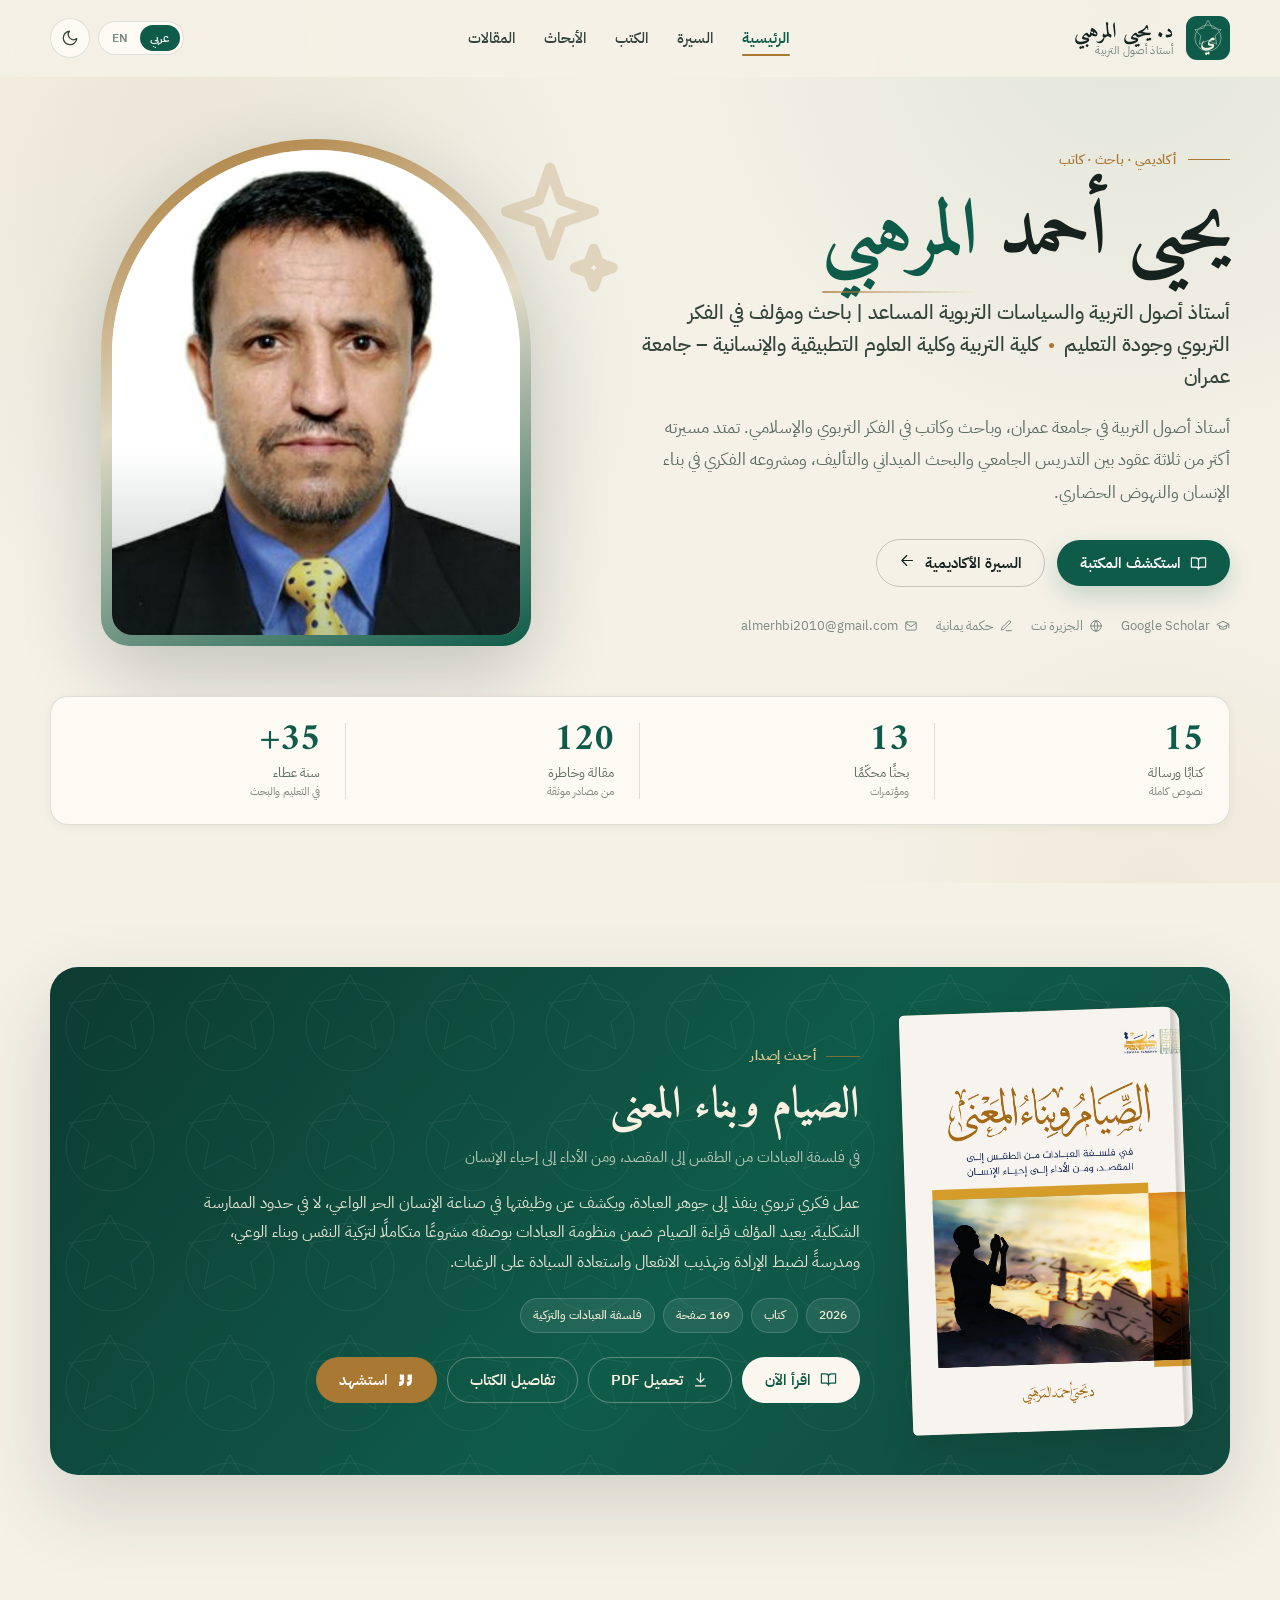
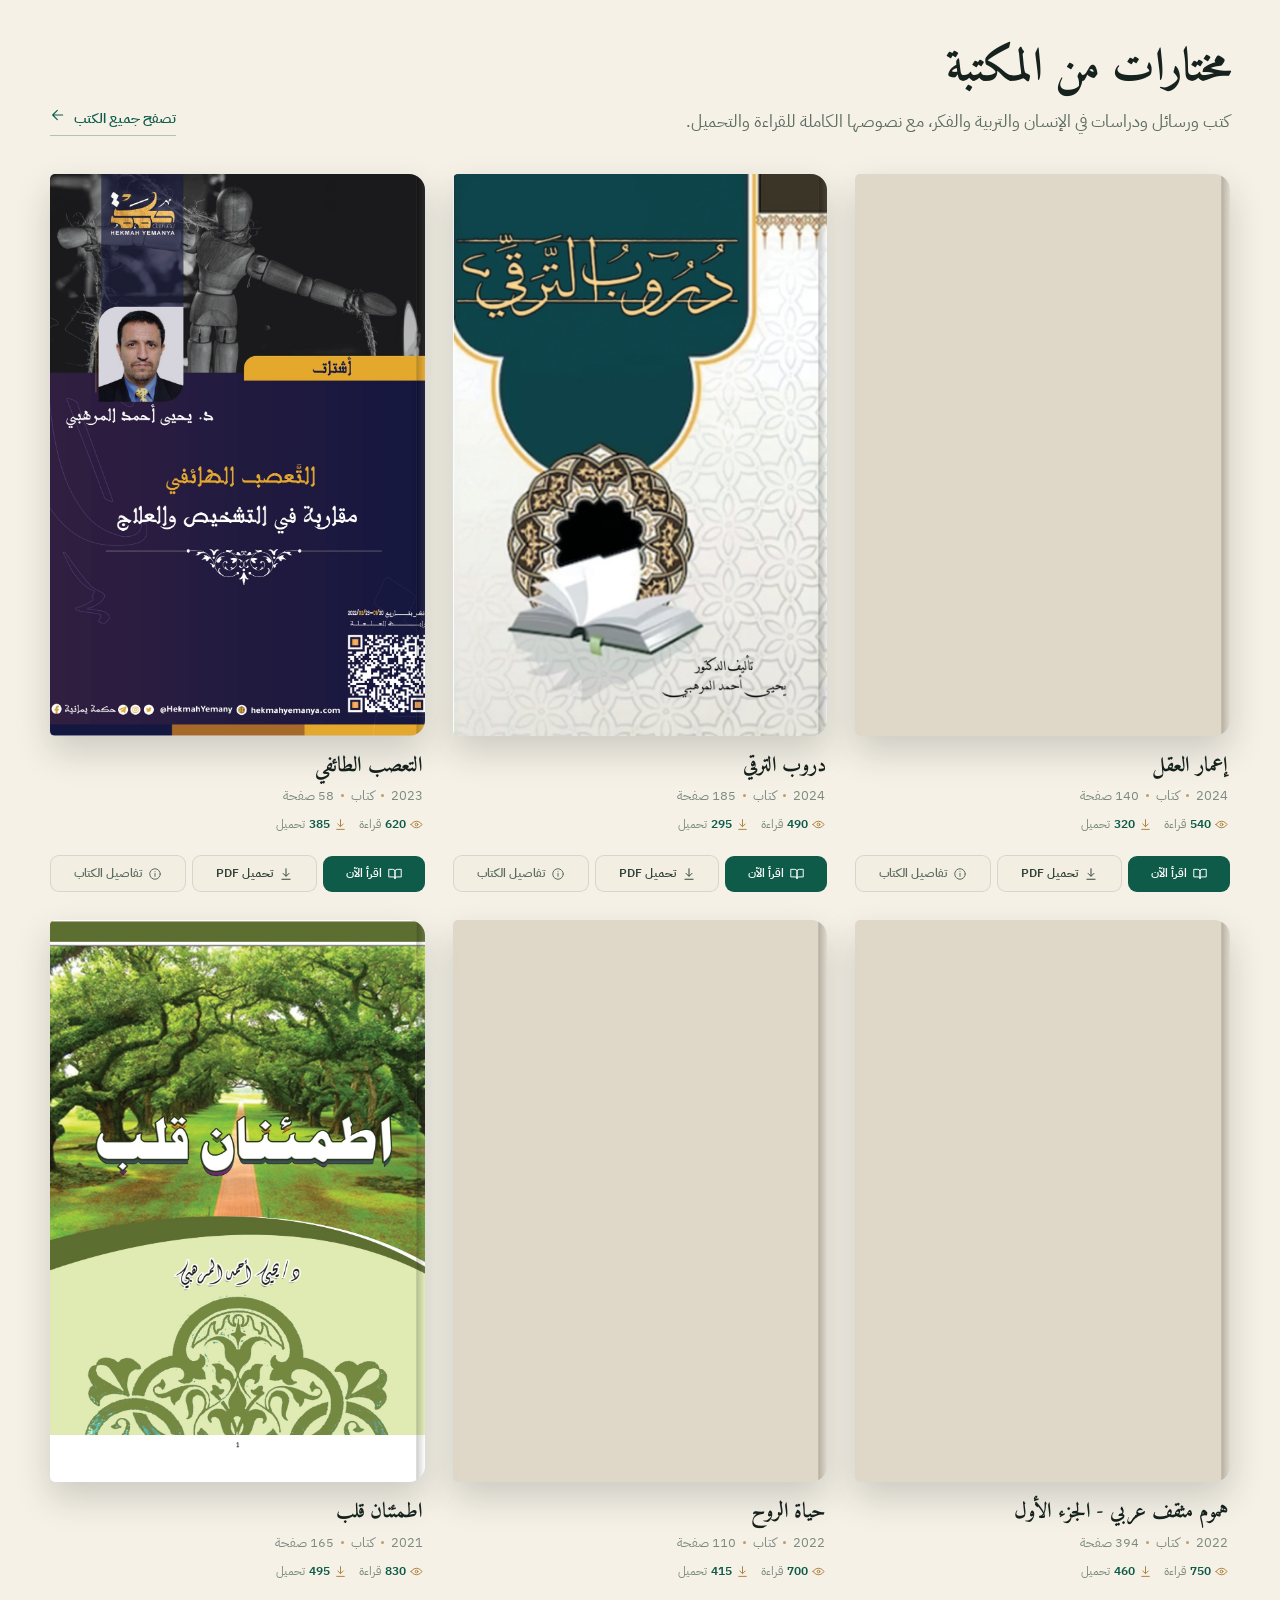
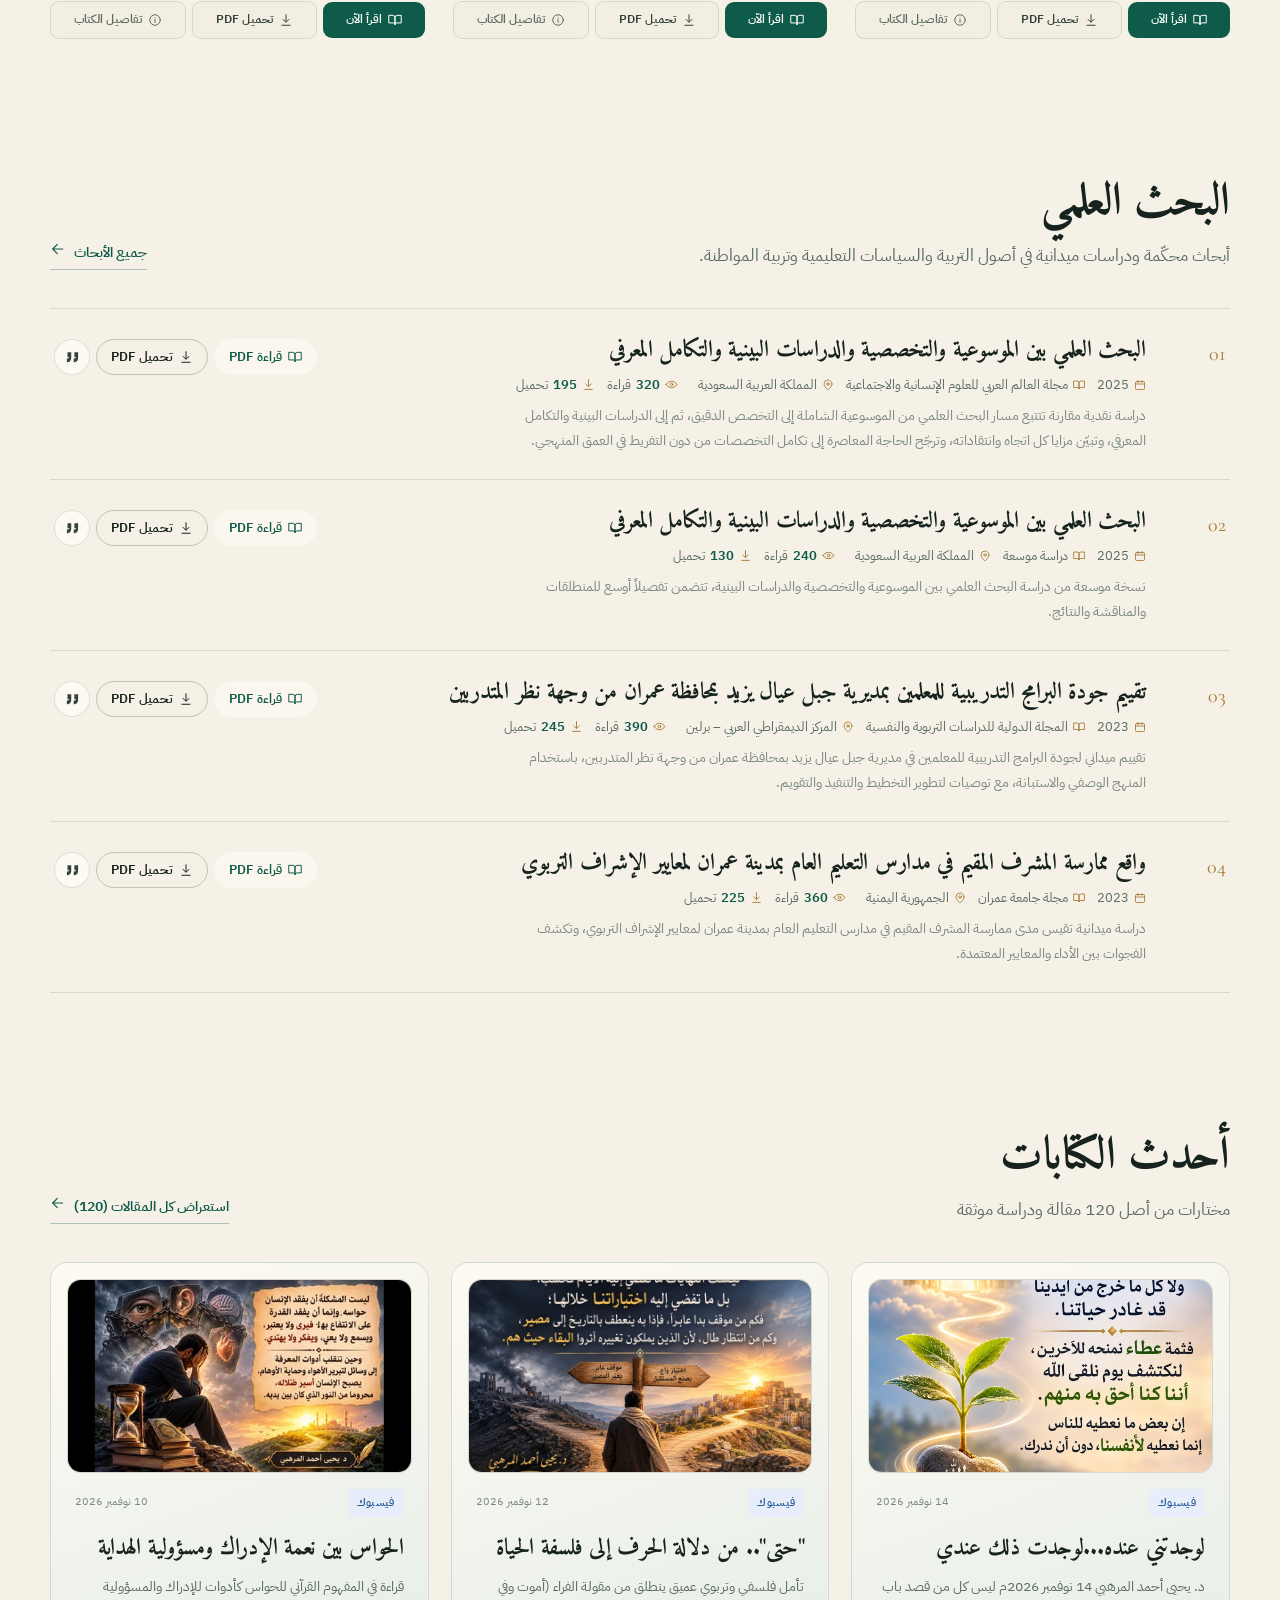
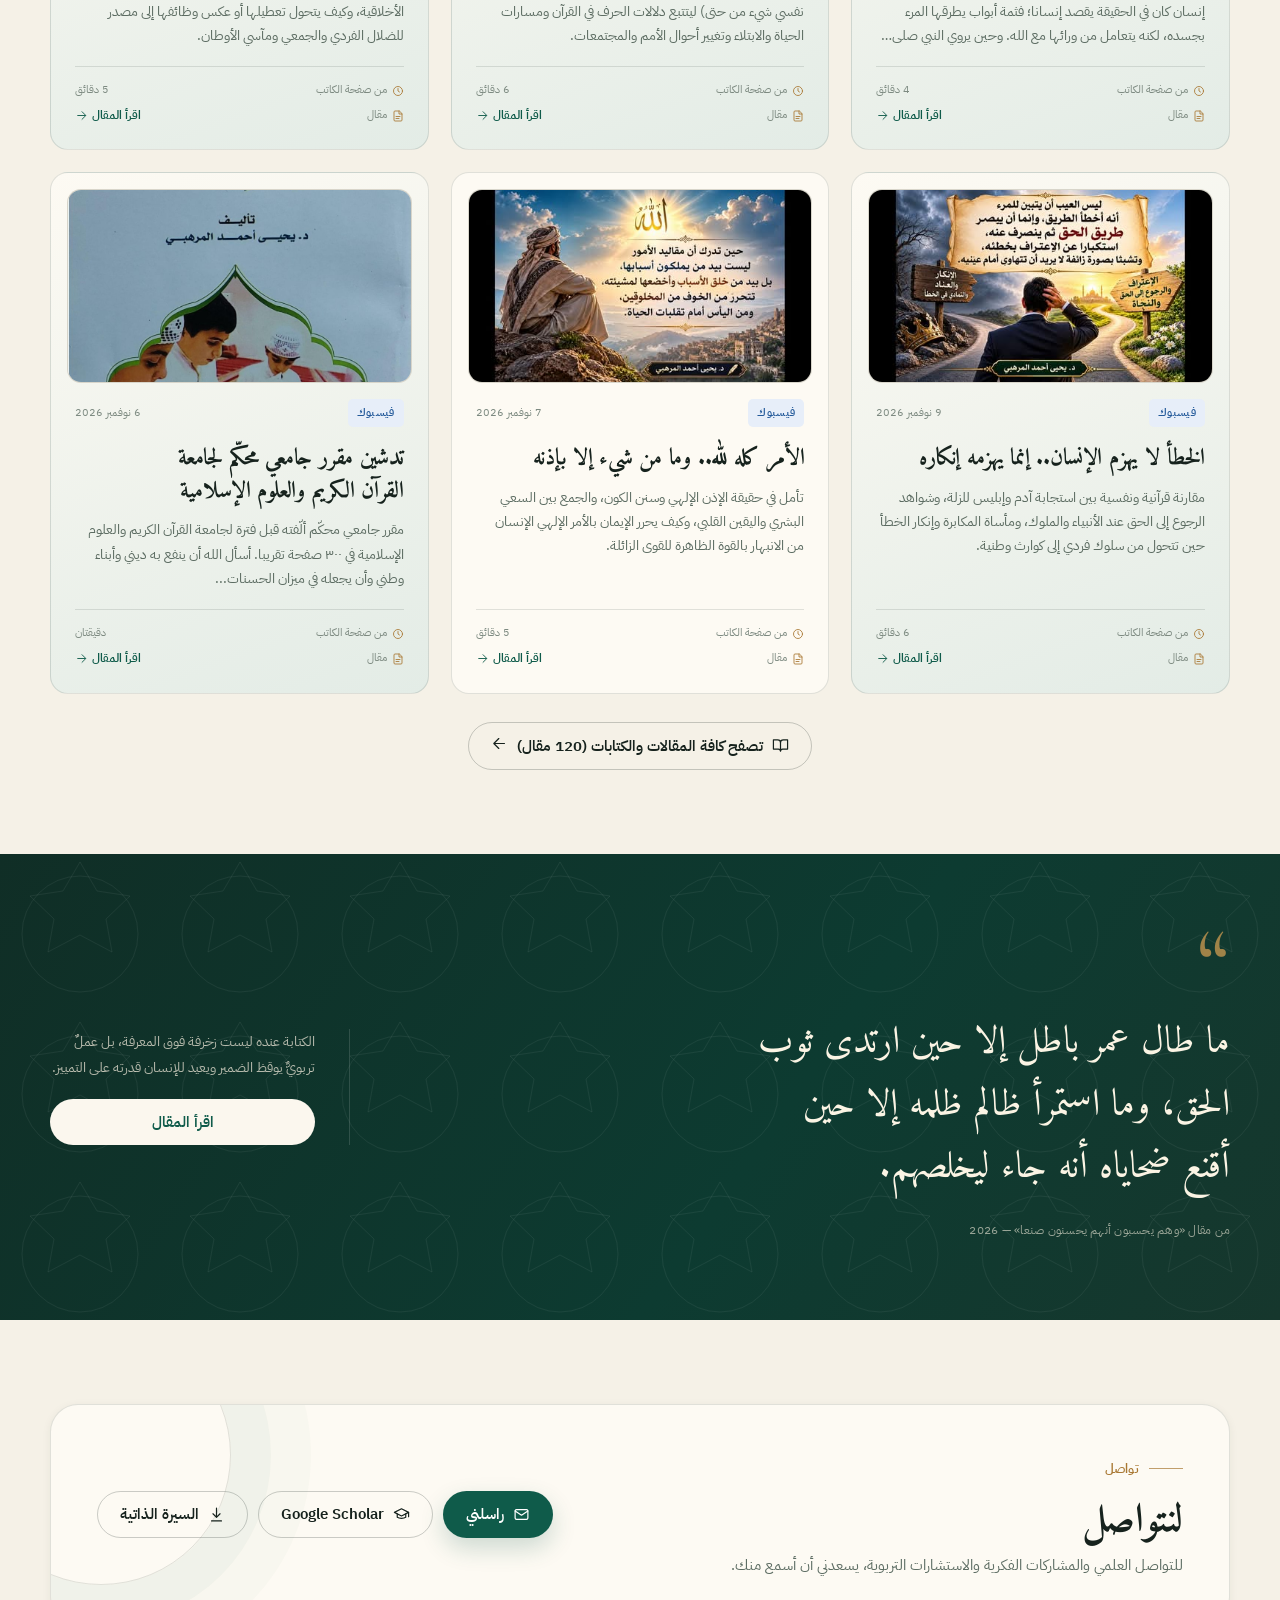
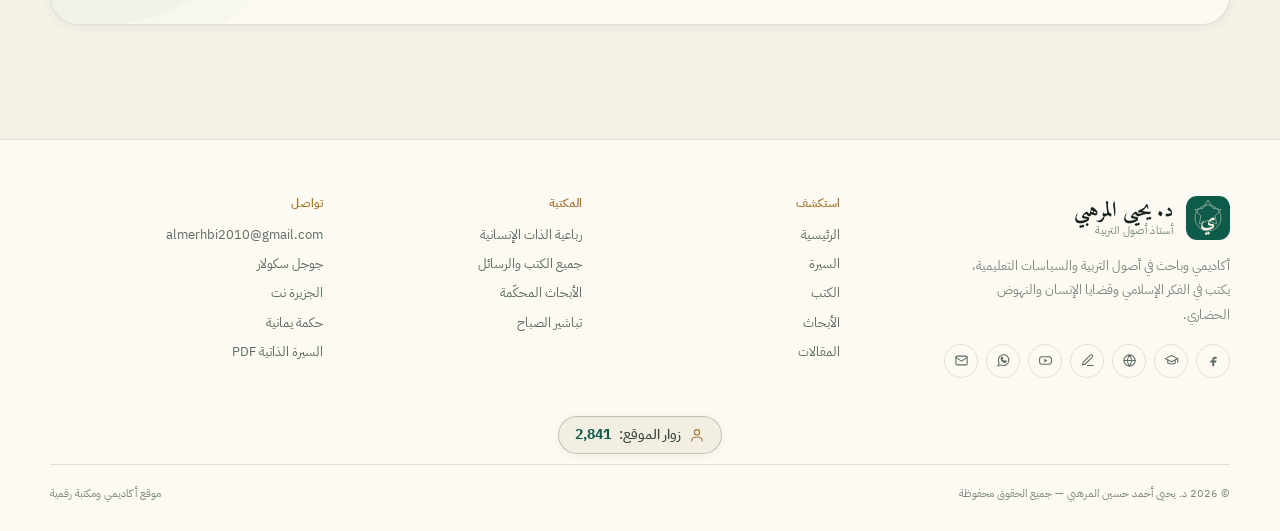
<file: index.html>
﻿<!DOCTYPE html>
<html lang="ar" dir="rtl" data-theme="light">
<head>
<meta charset="utf-8">
<meta name="viewport" content="width=device-width, initial-scale=1, viewport-fit=cover">
<title>د. يحيى أحمد المرهبي — أكاديمي وباحث ومفكّر تربوي</title>
<meta name="description" content="الموقع الأكاديمي والمكتبة الرقمية للدكتور يحيى أحمد المرهبي: كتب ورسائل وأبحاث ومقالات في أصول التربية والسياسات التعليمية والفكر الإسلامي والنهوض الحضاري، مع نصوص كاملة للقراءة والتحميل.">
<meta name="author" content="Dr. Yahya Ahmed Al-Marhabi">
<meta name="theme-color" content="#0f5b4a">
<meta name="color-scheme" content="light dark">
<link rel="canonical" href="https://almerhby.github.io/">
<link rel="icon" href="assets/images/favicon.svg" type="image/svg+xml">
<link rel="manifest" href="manifest.webmanifest">
<meta property="og:type" content="website">
<meta property="og:site_name" content="Dr. Yahya Ahmed Al-Marhabi">
<meta property="og:locale" content="ar_AR">
<meta property="og:locale:alternate" content="en_US">
<meta property="og:title" content="د. يحيى أحمد المرهبي — أكاديمي وباحث ومفكّر تربوي">
<meta property="og:description" content="كتب ورسائل وأبحاث ومقالات في أصول التربية والفكر الإسلامي والنهوض الحضاري، مع مكتبة رقمية ونصوص كاملة.">
<meta property="og:url" content="https://almerhby.github.io/">
<meta property="og:image" content="https://almerhby.github.io/assets/images/portrait-photo.jpg">
<meta property="og:image:alt" content="Dr. Yahya Ahmed Al-Marhabi">
<meta name="twitter:card" content="summary_large_image">
<meta name="twitter:title" content="د. يحيى أحمد المرهبي — أكاديمي وباحث ومفكّر تربوي">
<meta name="twitter:description" content="كتب ورسائل وأبحاث ومقالات في أصول التربية والفكر الإسلامي والنهوض الحضاري.">
<meta name="twitter:image" content="https://almerhby.github.io/assets/images/portrait-photo.jpg">
<link rel="preconnect" href="https://fonts.googleapis.com">
<link rel="preconnect" href="https://fonts.gstatic.com" crossorigin>
<link href="https://fonts.googleapis.com/css2?family=Amiri:ital,wght@0,400;0,700;1,400&family=Cormorant+Garamond:wght@500;600;700&family=IBM+Plex+Sans+Arabic:wght@300;400;500;600;700&family=Inter:wght@300;400;500;600&display=swap" rel="stylesheet">
<link rel="stylesheet" href="assets/css/styles.css?v=20261113_v1">
<script>
(function () {
  var lang = 'ar', theme = 'light';
  try {
    lang = localStorage.getItem('yahya-lang') === 'en' ? 'en' : 'ar';
    theme = localStorage.getItem('yahya-theme') === 'dark' ? 'dark' : 'light';
  } catch (e) { /* storage unavailable */ }
  document.documentElement.lang = lang;
  document.documentElement.dir = lang === 'en' ? 'ltr' : 'rtl';
  document.documentElement.dataset.theme = theme;
})();
</script>
<script type="application/ld+json">
{
  "@context": "https://schema.org",
  "@type": "Person",
  "name": "Dr. Yahya Ahmed Al-Marhabi",
  "alternateName": "د. يحيى أحمد المرهبي",
  "jobTitle": "Assistant Professor of Educational Foundations (Educational Policy)",
  "description": "Yemeni academic, researcher and writer in educational foundations, educational policy and Islamic thought.",
  "url": "https://almerhby.github.io/",
  "image": "https://almerhby.github.io/assets/images/portrait-photo.jpg",
  "email": "mailto:almerhbi2010@gmail.com",
  "worksFor": {
    "@type": "CollegeOrUniversity",
    "name": "Amran University",
    "address": { "@type": "PostalAddress", "addressCountry": "Yemen" }
  },
  "alumniOf": [
    { "@type": "CollegeOrUniversity", "name": "Dr. Babasaheb Ambedkar Marathwada University" },
    { "@type": "CollegeOrUniversity", "name": "Sana'a University" }
  ],
  "knowsAbout": ["Educational foundations", "Educational policy", "Citizenship education", "Islamic educational thought", "Civilisational renewal"],
  "sameAs": [
    "https://scholar.google.com/citations?user=lEXrmq4AAAAJ",
    "https://www.aljazeera.net/author/yahyaalmerhbi",
    "https://hekmahyemanya.com/author/yahia/",
    "https://www.facebook.com/Yahya.Ahmed.Almerhbi/"
  ]
}
</script>
</head>
<body data-page="index">
<div data-site-header></div>
<main id="main"><div id="pageRoot"></div></main>
<div data-site-footer></div>
<noscript>
  <div style="max-width:680px;margin:40px auto;padding:24px;font-family:system-ui,sans-serif;line-height:1.8">
    <h1>د. يحيى أحمد المرهبي</h1>
    <p>يتطلب هذا الموقع JavaScript لعرض المكتبة الرقمية. يمكنك التواصل عبر <a href="mailto:almerhbi2010@gmail.com">almerhbi2010@gmail.com</a> أو زيارة <a href="https://scholar.google.com/citations?user=lEXrmq4AAAAJ">Google Scholar</a>.</p>
    <p dir="ltr">This site requires JavaScript to display the digital library. Contact <a href="mailto:almerhbi2010@gmail.com">almerhbi2010@gmail.com</a> or visit <a href="https://scholar.google.com/citations?user=lEXrmq4AAAAJ">Google Scholar</a>.</p>
  </div>
</noscript>
<script src="assets/data/core.js?v=20261113_v1" defer></script>
<script src="assets/data/article-index.js?v=20261113_v1" defer></script>
<script src="assets/data/article-content.js?v=20261113_v1" defer></script>
<script src="assets/data/article-parts.js?v=20261113_v1" defer></script>
<script src="assets/js/vendor/pdf.min.js" defer></script>
<script src="assets/js/counter.js?v=20261113_v1" defer></script>
<script src="assets/js/app.js?v=20261113_v1" defer></script>
<script src="assets/js/pages.js?v=20261113_v1" defer></script>
<script src="assets/js/site.js?v=20261113_v1" defer></script>
</body>
</html>
</file>
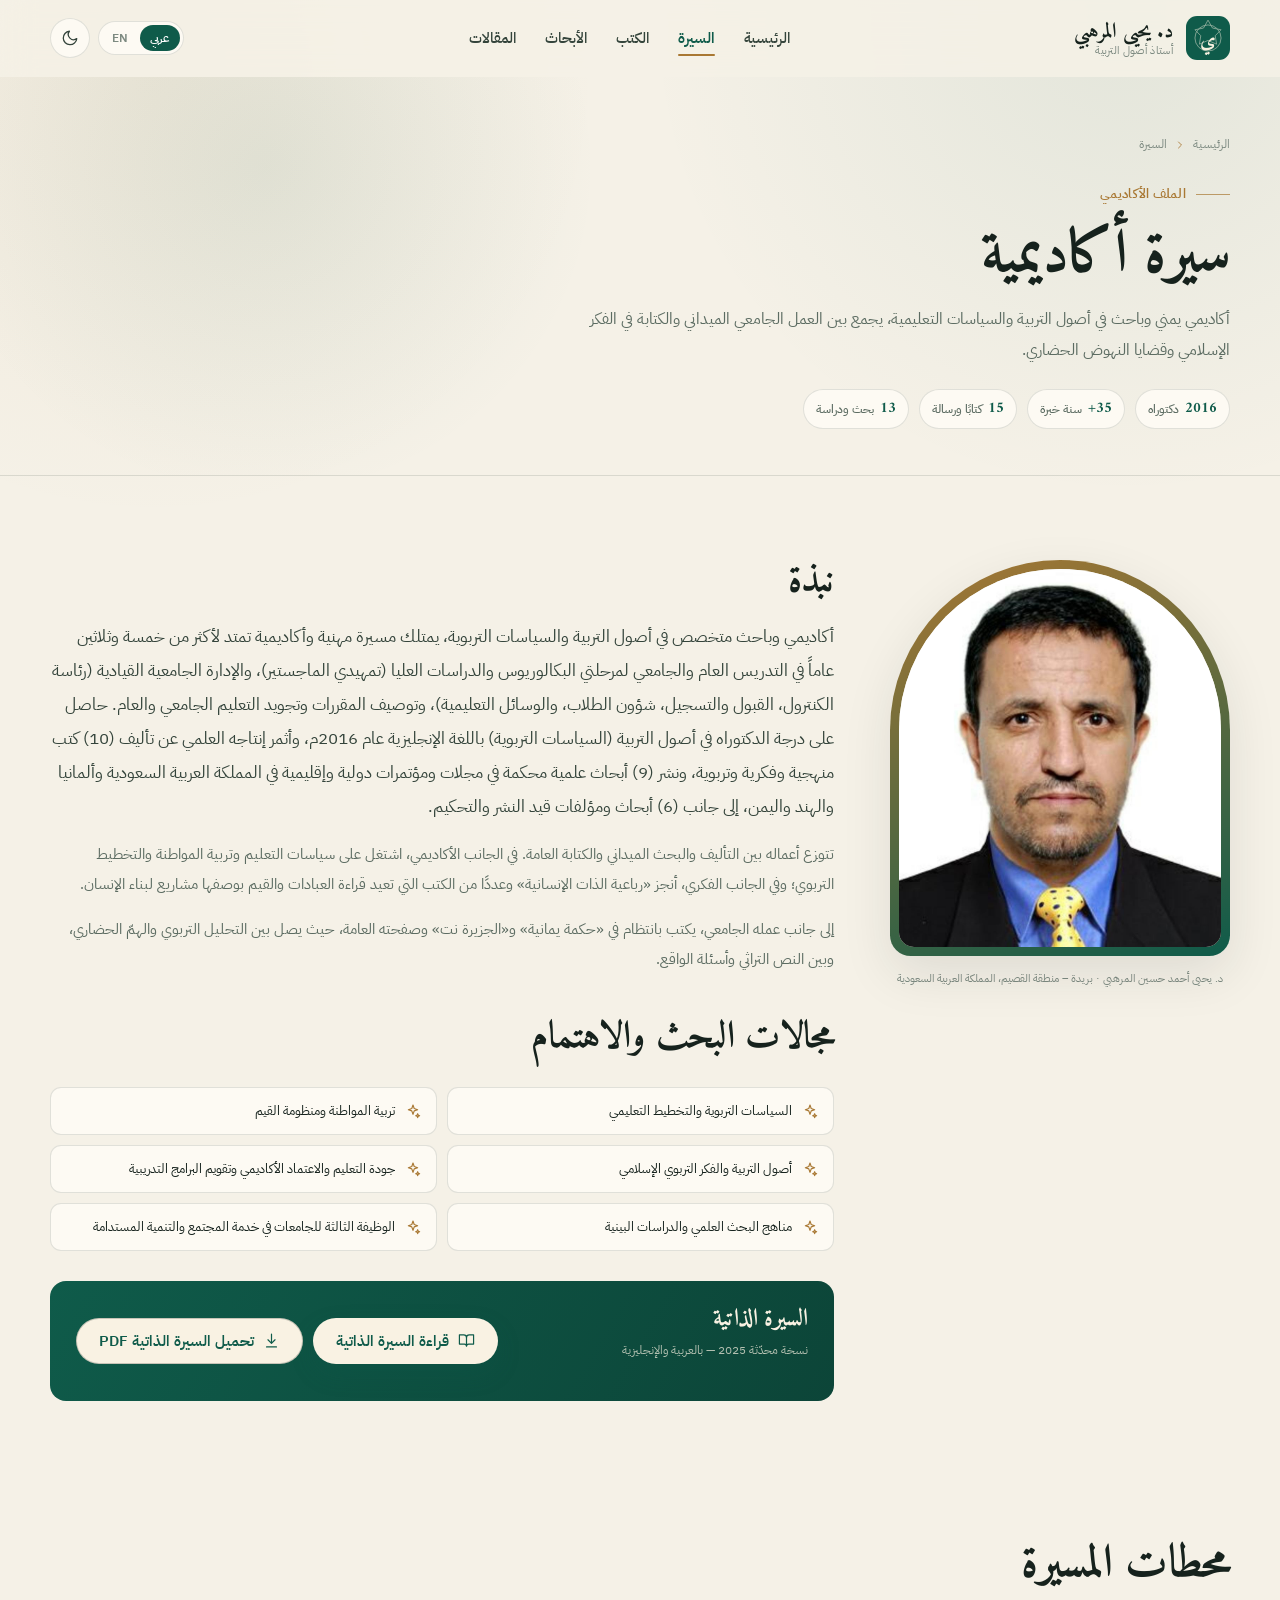
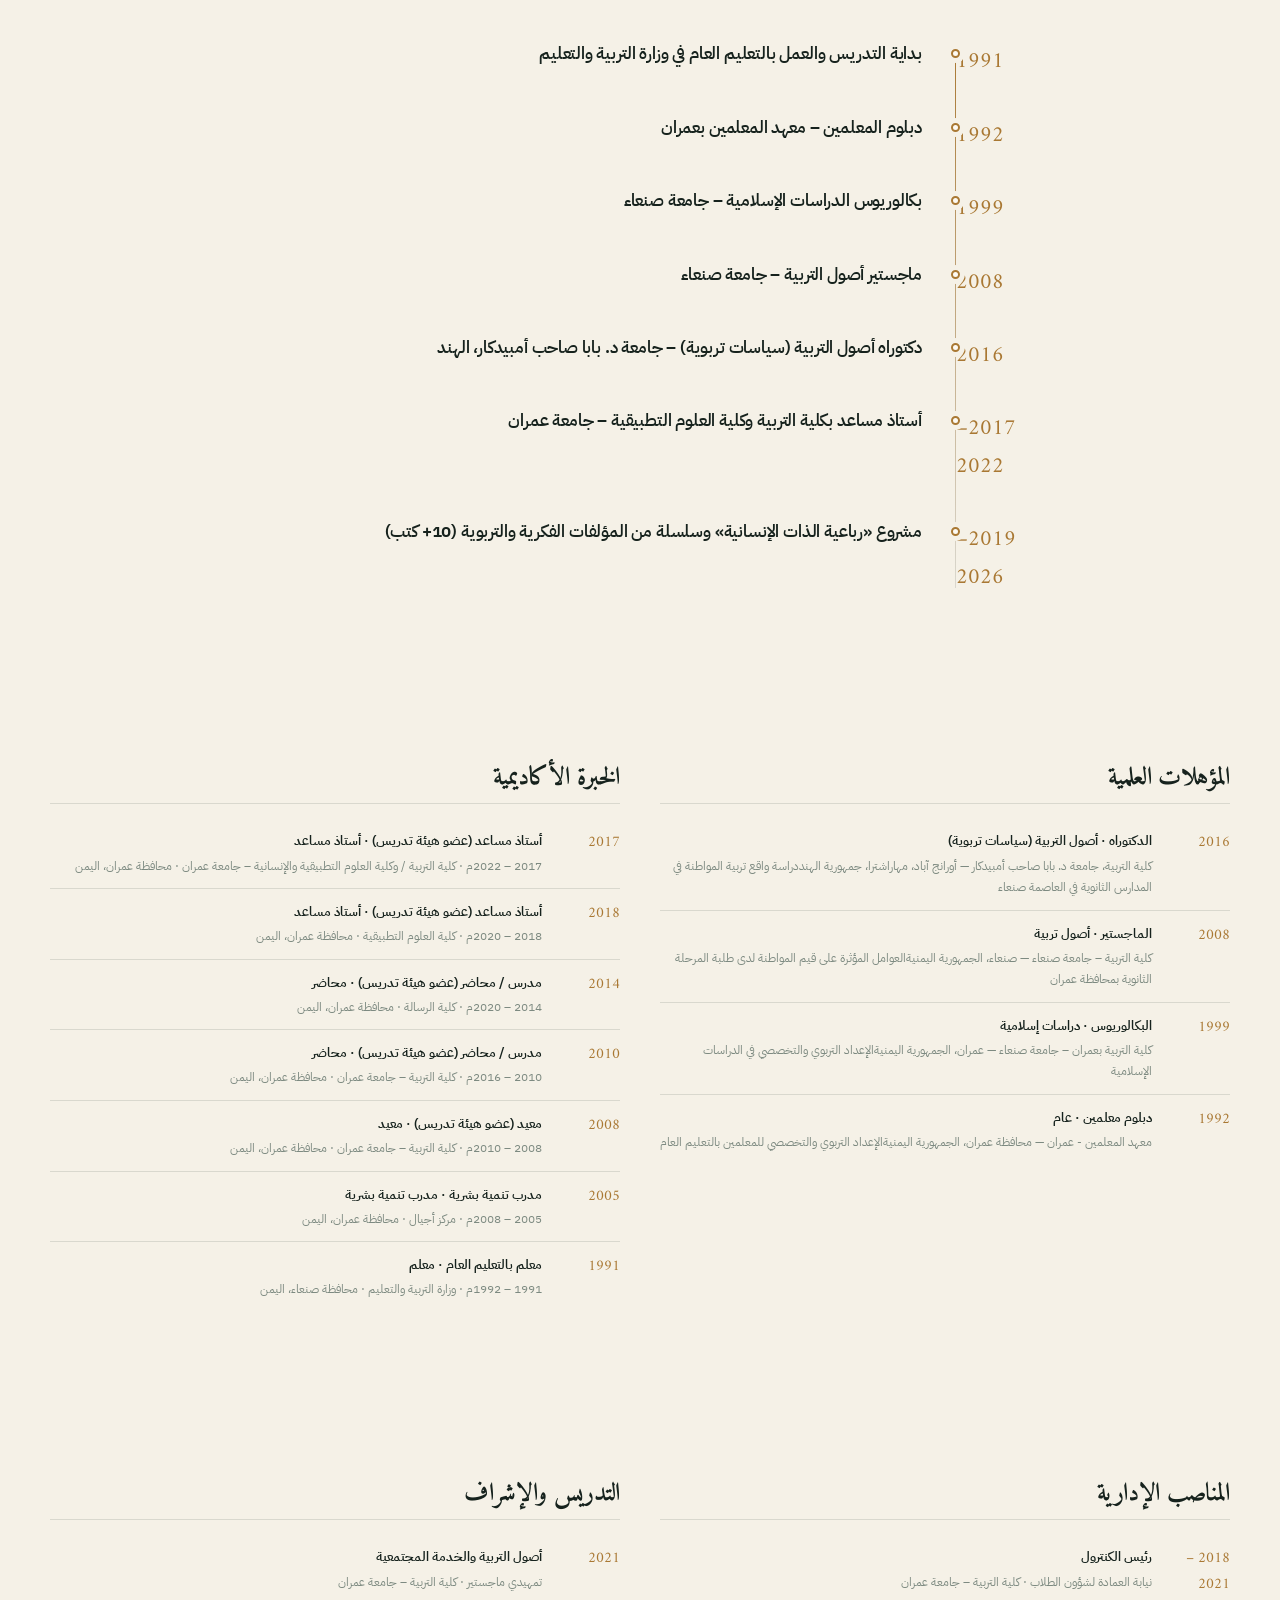
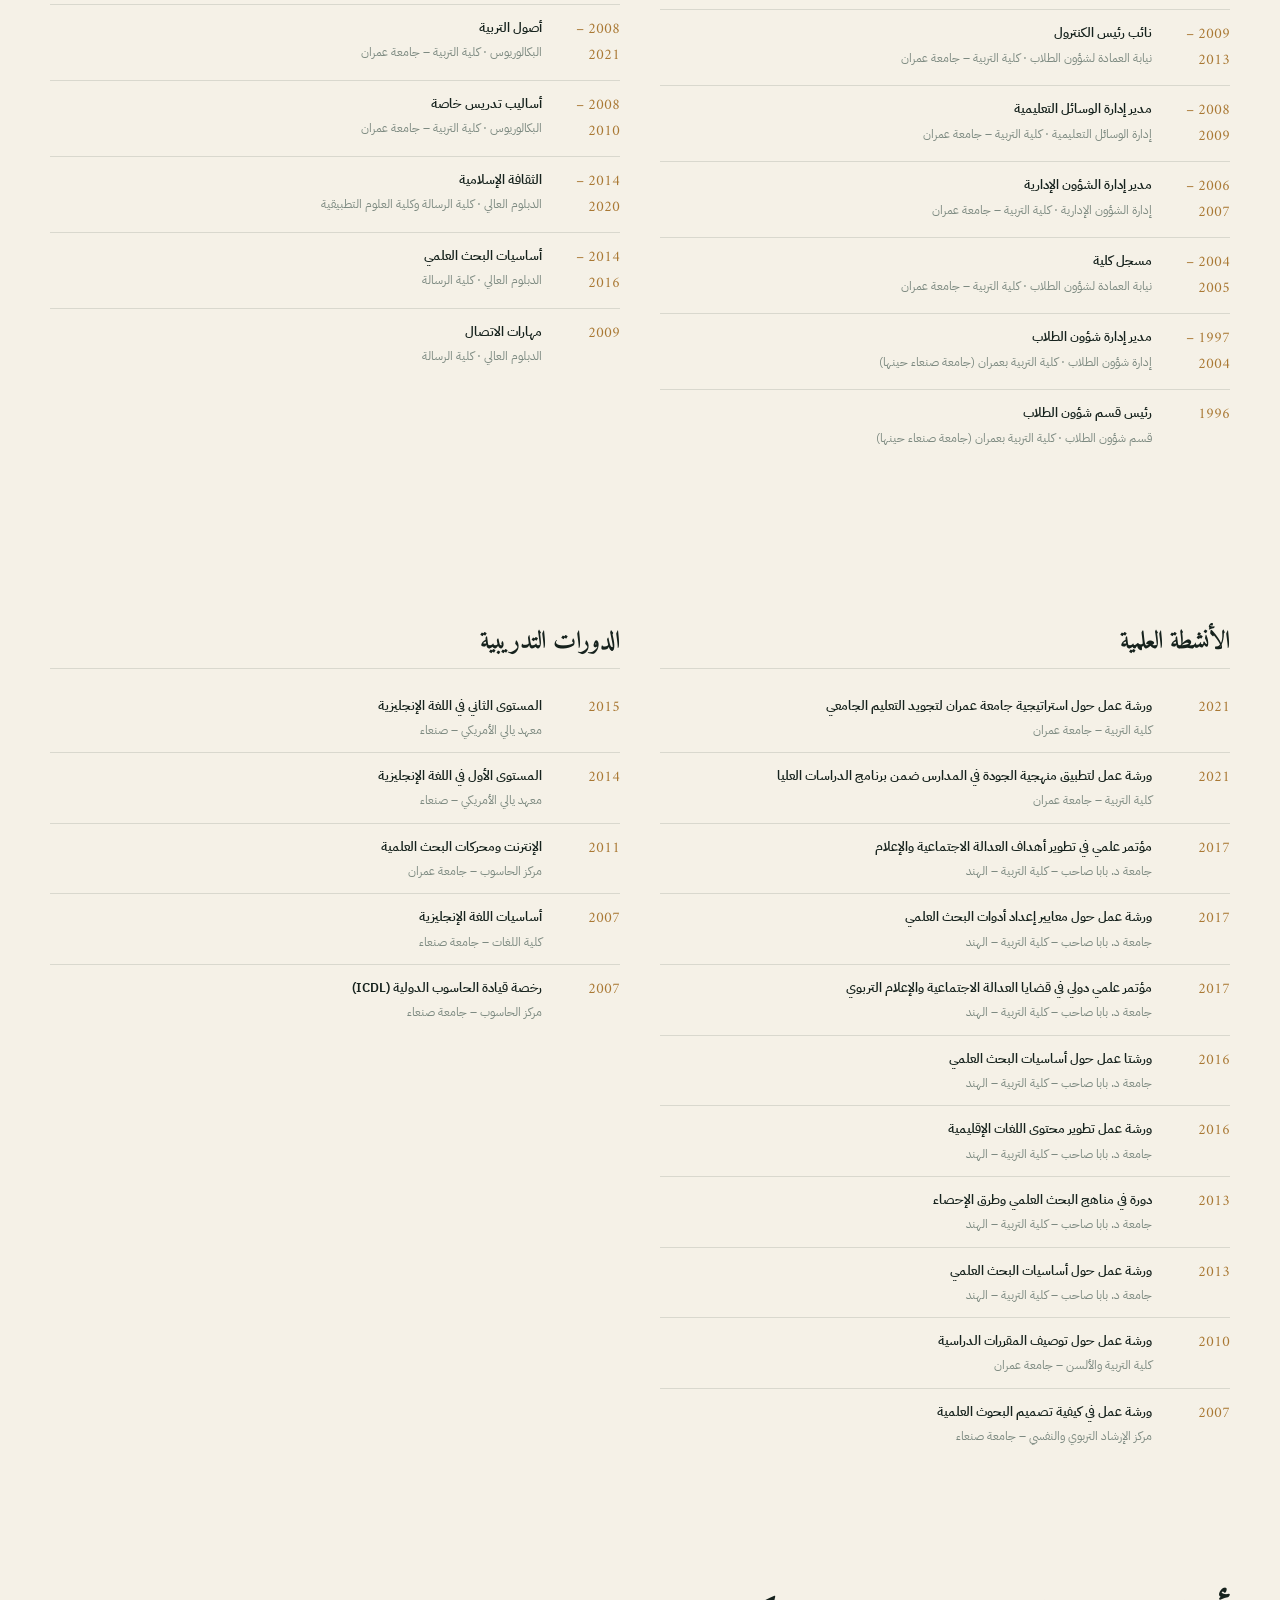
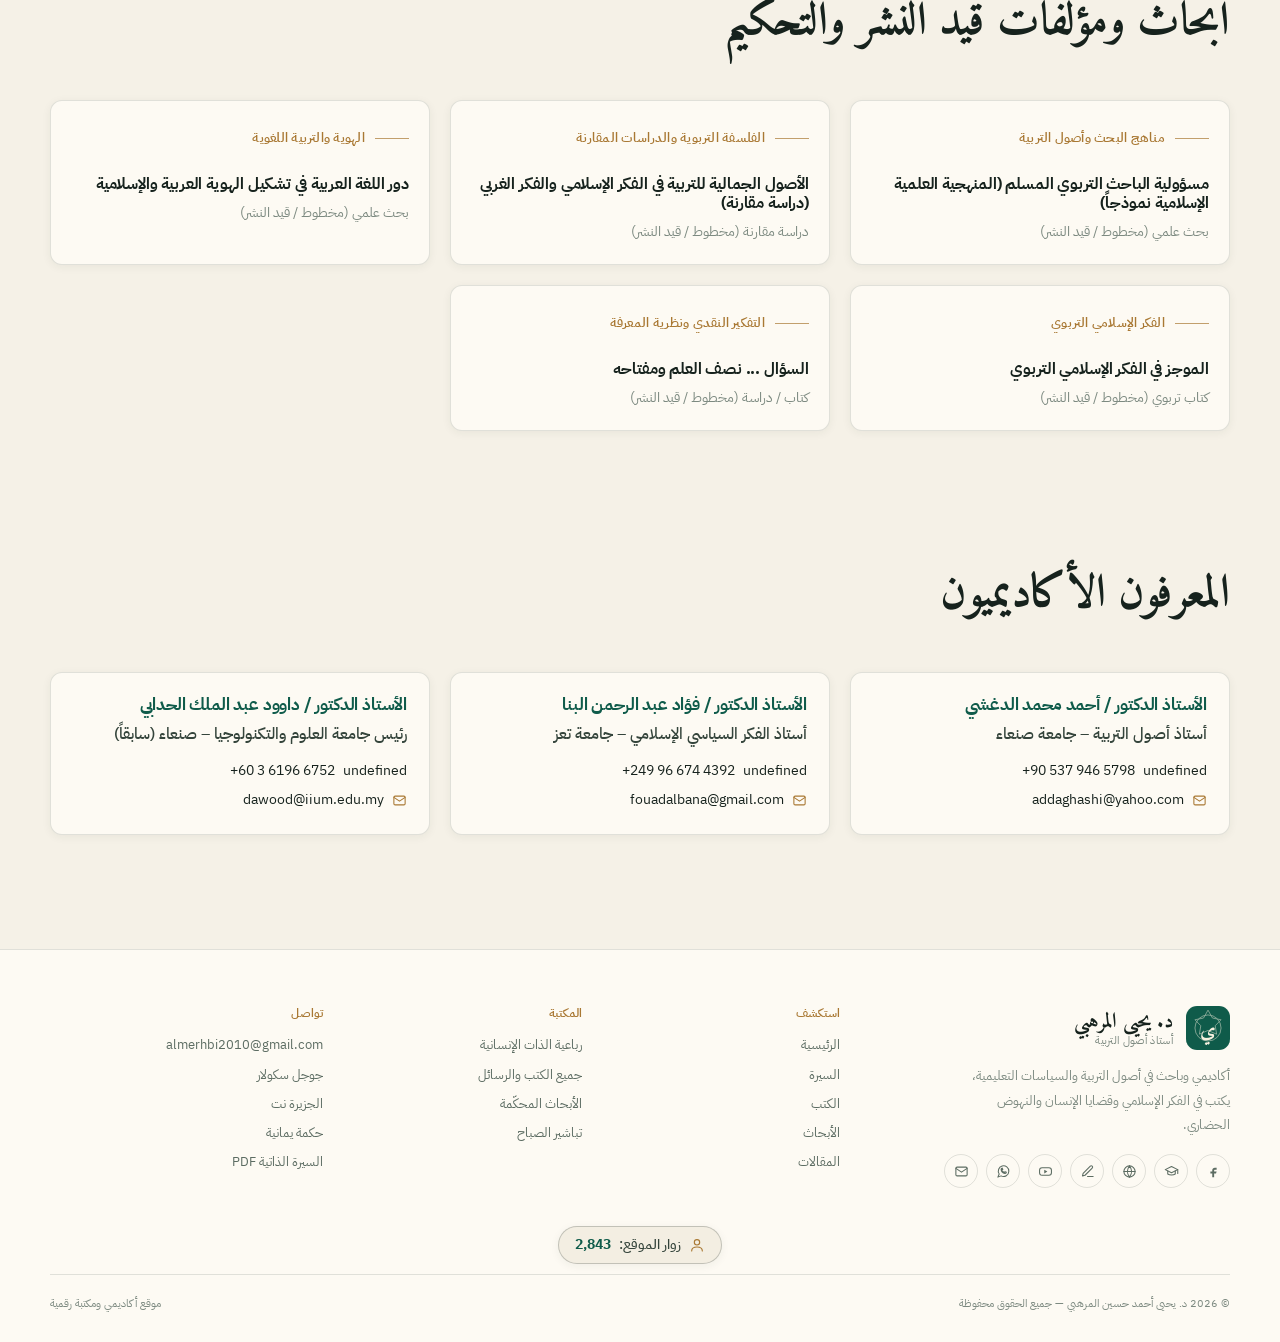
<file: about.html>
﻿<!DOCTYPE html>
<html lang="ar" dir="rtl" data-theme="light">
<head>
<meta charset="utf-8">
<meta name="viewport" content="width=device-width, initial-scale=1, viewport-fit=cover">
<title>السيرة الأكاديمية — د. يحيى أحمد المرهبي</title>
<meta name="description" content="السيرة الأكاديمية للدكتور يحيى أحمد المرهبي: أستاذ أصول التربية والسياسات التعليمية في جامعة عمران، المؤهلات العلمية، الخبرة الجامعية، التدريس والإشراف، المناصب الإدارية والأنشطة العلمية.">
<meta name="author" content="Dr. Yahya Ahmed Al-Marhabi">
<meta name="theme-color" content="#0f5b4a">
<meta name="color-scheme" content="light dark">
<link rel="canonical" href="https://almerhby.github.io/about.html">
<link rel="icon" href="assets/images/favicon.svg" type="image/svg+xml">
<link rel="manifest" href="manifest.webmanifest">
<meta property="og:type" content="profile">
<meta property="og:site_name" content="Dr. Yahya Ahmed Al-Marhabi">
<meta property="og:locale" content="ar_AR">
<meta property="og:title" content="السيرة الأكاديمية — د. يحيى أحمد المرهبي">
<meta property="og:description" content="المؤهلات العلمية والخبرة الجامعية والتدريس والإشراف والمناصب الإدارية للدكتور يحيى أحمد المرهبي.">
<meta property="og:url" content="https://almerhby.github.io/about.html">
<meta property="og:image" content="https://almerhby.github.io/assets/images/portrait-photo.jpg">
<meta name="twitter:card" content="summary_large_image">
<meta name="twitter:title" content="السيرة الأكاديمية — د. يحيى أحمد المرهبي">
<meta name="twitter:description" content="المؤهلات العلمية والخبرة الجامعية والتدريس والإشراف والمناصب الإدارية.">
<meta name="twitter:image" content="https://almerhby.github.io/assets/images/portrait-photo.jpg">
<link rel="preconnect" href="https://fonts.googleapis.com">
<link rel="preconnect" href="https://fonts.gstatic.com" crossorigin>
<link href="https://fonts.googleapis.com/css2?family=Amiri:ital,wght@0,400;0,700;1,400&family=Cormorant+Garamond:wght@500;600;700&family=IBM+Plex+Sans+Arabic:wght@300;400;500;600;700&family=Inter:wght@300;400;500;600&display=swap" rel="stylesheet">
<link rel="stylesheet" href="assets/css/styles.css?v=20261113_v1">
<script>
(function () {
  var lang = 'ar', theme = 'light';
  try {
    lang = localStorage.getItem('yahya-lang') === 'en' ? 'en' : 'ar';
    theme = localStorage.getItem('yahya-theme') === 'dark' ? 'dark' : 'light';
  } catch (e) { /* storage unavailable */ }
  document.documentElement.lang = lang;
  document.documentElement.dir = lang === 'en' ? 'ltr' : 'rtl';
  document.documentElement.dataset.theme = theme;
})();
</script>
</head>
<body data-page="about">
<div data-site-header></div>
<main id="main"><div id="pageRoot"></div></main>
<div data-site-footer></div>
<noscript>
  <div style="max-width:680px;margin:40px auto;padding:24px;font-family:system-ui,sans-serif;line-height:1.8">
    <h1>د. يحيى أحمد المرهبي</h1>
    <p>يتطلب هذا الموقع JavaScript لعرض السيرة الأكاديمية. يمكنك التواصل عبر <a href="mailto:almerhbi2010@gmail.com">almerhbi2010@gmail.com</a>.</p>
    <p dir="ltr">This site requires JavaScript. Contact <a href="mailto:almerhbi2010@gmail.com">almerhbi2010@gmail.com</a>.</p>
  </div>
</noscript>
<script src="assets/data/core.js?v=20261113_v1" defer></script>
<script src="assets/data/article-index.js?v=20261113_v1" defer></script>
<script src="assets/data/article-content.js?v=20261113_v1" defer></script>
<script src="assets/data/article-parts.js?v=20261113_v1" defer></script>
<script src="assets/js/vendor/pdf.min.js" defer></script>
<script src="assets/js/counter.js?v=20261113_v1" defer></script>
<script src="assets/js/app.js?v=20261113_v1" defer></script>
<script src="assets/js/pages.js?v=20261113_v1" defer></script>
<script src="assets/js/site.js?v=20261113_v1" defer></script>
</body>
</html>
</file>
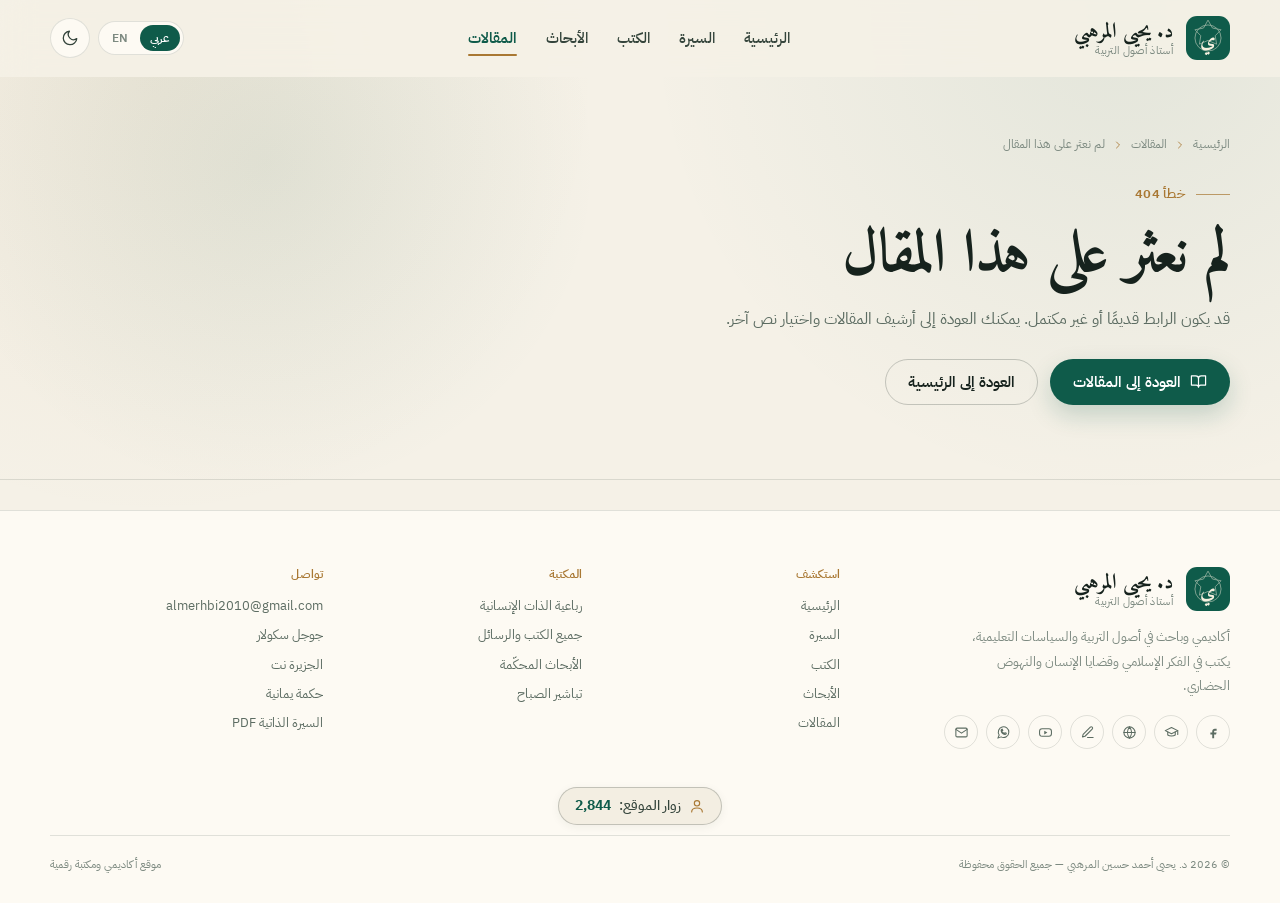
<file: article.html>
﻿<!DOCTYPE html>
<html lang="ar" dir="rtl" data-theme="light">
<head>
<meta charset="utf-8">
<meta name="viewport" content="width=device-width, initial-scale=1, viewport-fit=cover">
<title>قارئ المقالات — د. يحيى أحمد المرهبي</title>
<meta name="description" content="قارئ المقالات والكتابات في موقع الدكتور يحيى أحمد المرهبي: نصوص محفوظة بلغتها الأصلية من فيسبوك وحكمة يمانية والجزيرة نت.">
<meta name="author" content="Dr. Yahya Ahmed Al-Marhabi">
<meta name="theme-color" content="#0f5b4a">
<meta name="color-scheme" content="light dark">
<link rel="canonical" href="https://almerhby.github.io/article.html">
<link rel="icon" href="assets/images/favicon.svg" type="image/svg+xml">
<link rel="manifest" href="manifest.webmanifest">
<meta property="og:type" content="article">
<meta property="og:site_name" content="Dr. Yahya Ahmed Al-Marhabi">
<meta property="og:locale" content="ar_AR">
<meta property="og:title" content="قارئ المقالات — د. يحيى أحمد المرهبي">
<meta property="og:description" content="نصوص محفوظة بلغتها الأصلية من فيسبوك وحكمة يمانية والجزيرة نت.">
<meta property="og:url" content="https://almerhby.github.io/article.html">
<meta property="og:image" content="https://almerhby.github.io/assets/images/portrait-photo.jpg">
<meta name="twitter:card" content="summary_large_image">
<meta name="twitter:title" content="قارئ المقالات — د. يحيى أحمد المرهبي">
<meta name="twitter:description" content="نصوص محفوظة بلغتها الأصلية من فيسبوك وحكمة يمانية والجزيرة نت.">
<meta name="twitter:image" content="https://almerhby.github.io/assets/images/portrait-photo.jpg">
<link rel="preconnect" href="https://fonts.googleapis.com">
<link rel="preconnect" href="https://fonts.gstatic.com" crossorigin>
<link href="https://fonts.googleapis.com/css2?family=Amiri:ital,wght@0,400;0,700;1,400&family=Cormorant+Garamond:wght@500;600;700&family=IBM+Plex+Sans+Arabic:wght@300;400;500;600;700&family=Inter:wght@300;400;500;600&display=swap" rel="stylesheet">
<link rel="stylesheet" href="assets/css/styles.css?v=20261113_v1">
<script>
(function () {
  var lang = 'ar', theme = 'light';
  try {
    lang = localStorage.getItem('yahya-lang') === 'en' ? 'en' : 'ar';
    theme = localStorage.getItem('yahya-theme') === 'dark' ? 'dark' : 'light';
  } catch (e) { /* storage unavailable */ }
  document.documentElement.lang = lang;
  document.documentElement.dir = lang === 'en' ? 'ltr' : 'rtl';
  document.documentElement.dataset.theme = theme;
})();
</script>
</head>
<body data-page="article">
<div data-site-header></div>
<main id="main"><div id="pageRoot"></div></main>
<div data-site-footer></div>
<noscript>
  <div style="max-width:680px;margin:40px auto;padding:24px;font-family:system-ui,sans-serif;line-height:1.8">
    <h1>قارئ المقالات</h1>
    <p>يتطلب هذا الموقع JavaScript لعرض نص المقال. يمكنك العودة إلى <a href="articles.html">أرشيف المقالات</a>.</p>
    <p dir="ltr">This site requires JavaScript. Return to the <a href="articles.html">writing archive</a>.</p>
  </div>
</noscript>
<script src="assets/data/core.js?v=20261113_v1" defer></script>
<script src="assets/data/article-index.js?v=20261113_v1" defer></script>
<script src="assets/data/article-content.js?v=20261113_v1" defer></script>
<script src="assets/data/article-parts.js?v=20261113_v1" defer></script>
<script src="assets/js/vendor/pdf.min.js" defer></script>
<script src="assets/js/counter.js?v=20261113_v1" defer></script>
<script src="assets/js/app.js?v=20261113_v1" defer></script>
<script src="assets/js/pages.js?v=20261113_v1" defer></script>
<script src="assets/js/article.js?v=20261113_v1" defer></script>
<script src="assets/js/site.js?v=20261113_v1" defer></script>
</body>
</html>
</file>
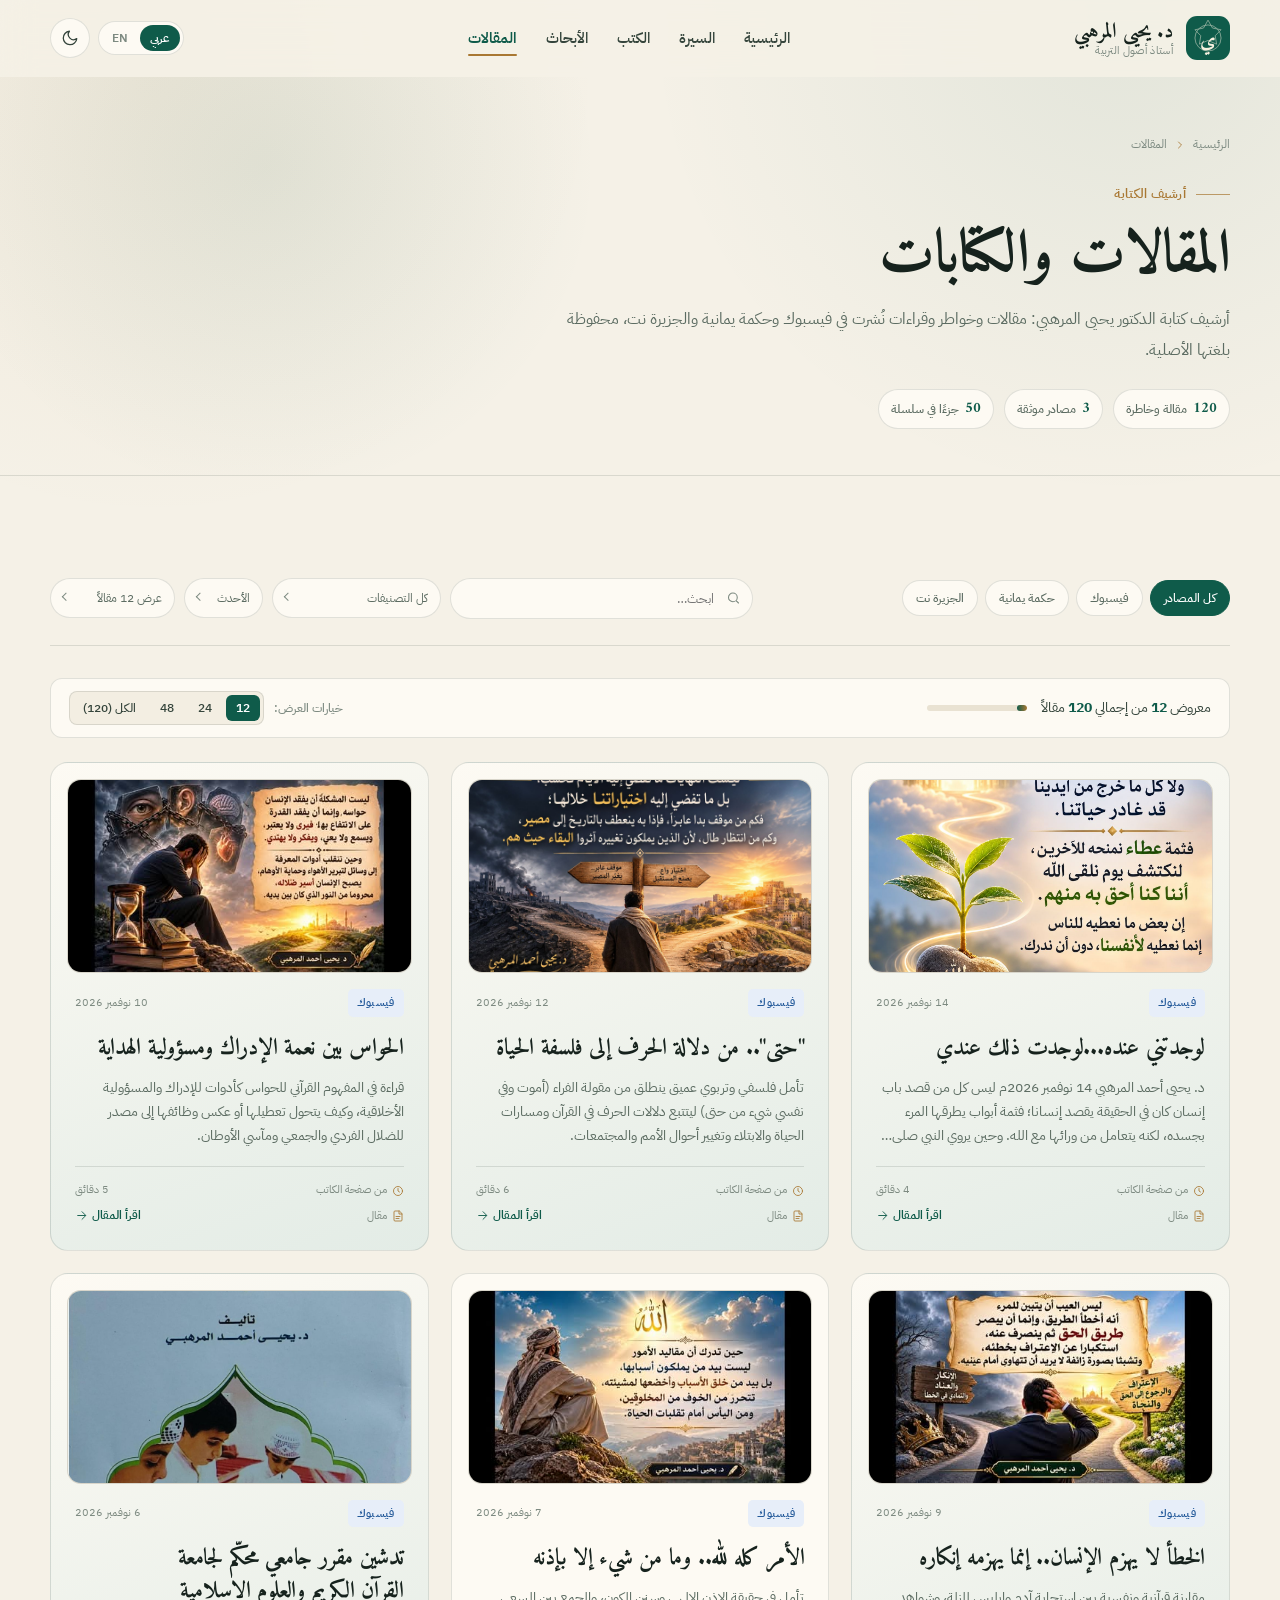
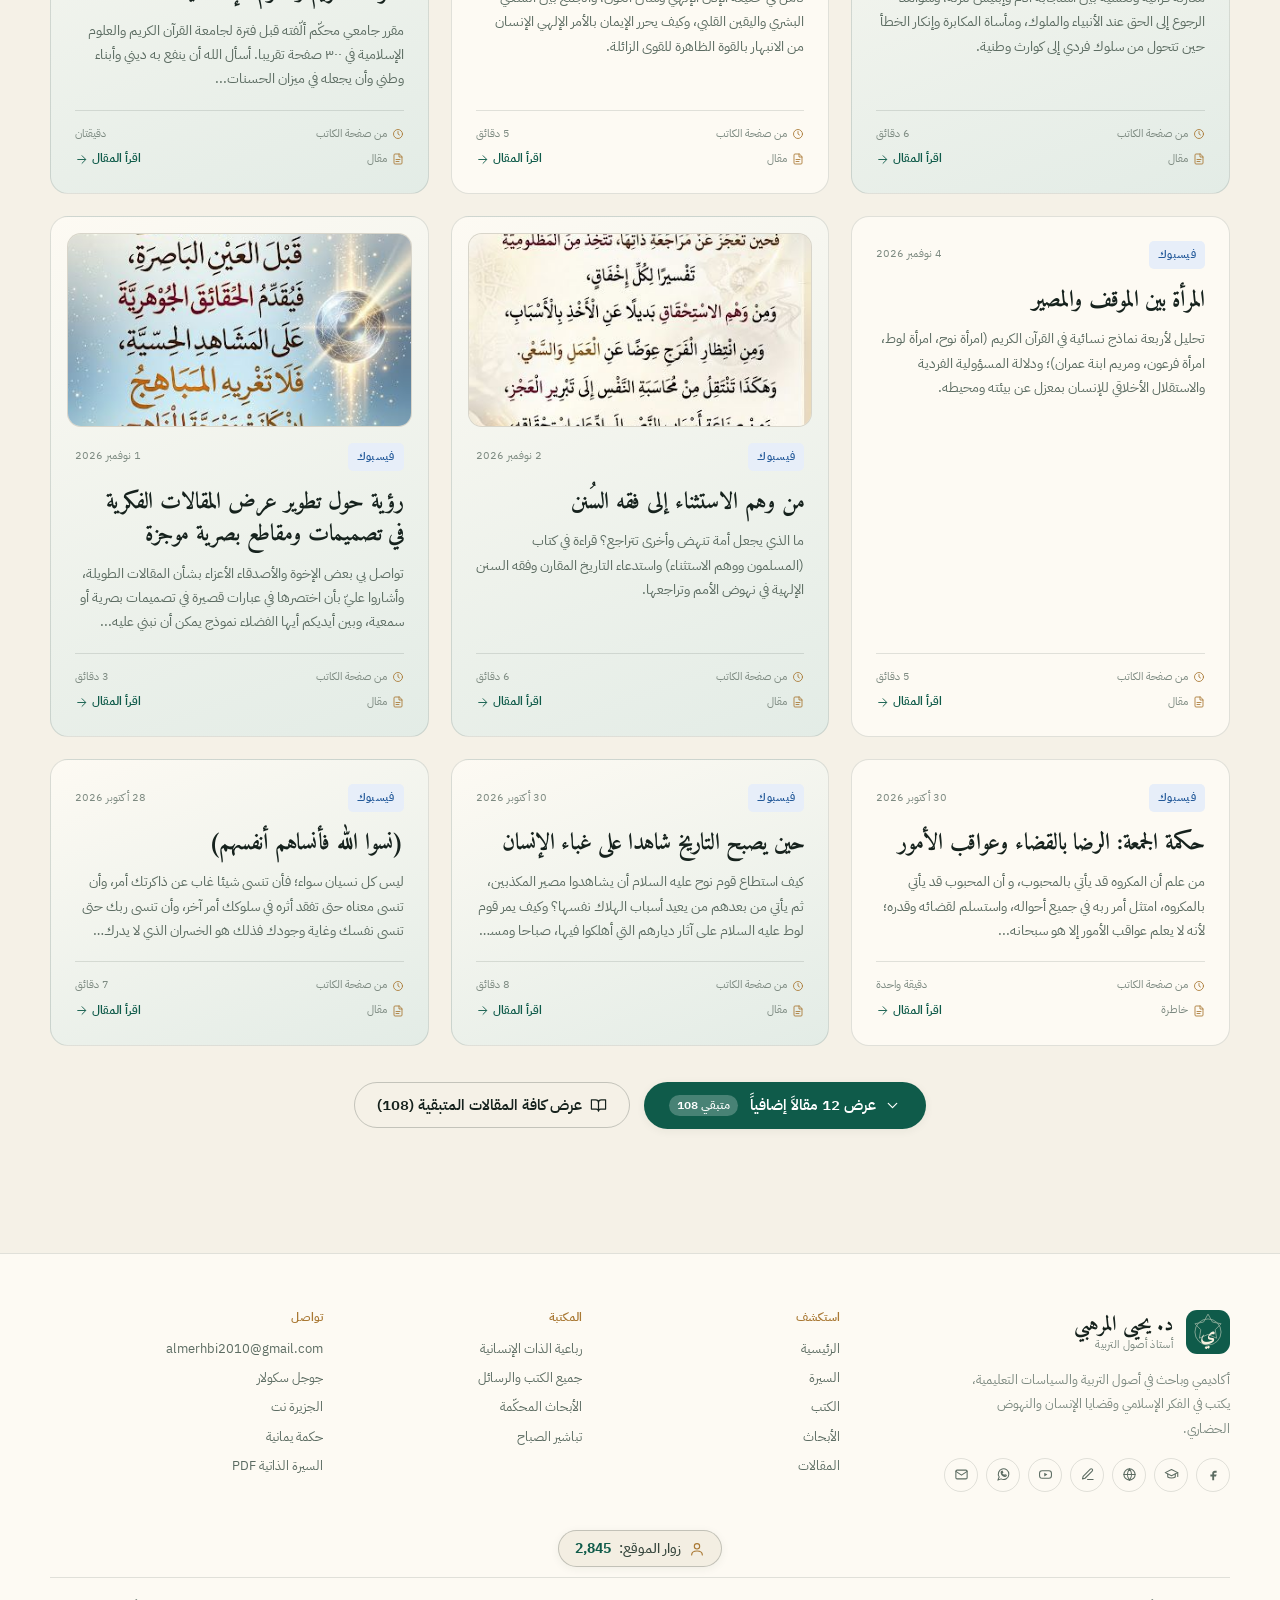
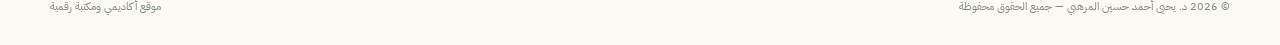
<file: articles.html>
﻿<!DOCTYPE html>
<html lang="ar" dir="rtl" data-theme="light">
<head>
<meta charset="utf-8">
<meta name="viewport" content="width=device-width, initial-scale=1, viewport-fit=cover">
<title>المقالات والكتابات — د. يحيى أحمد المرهبي</title>
<meta name="description" content="أرشيف كتابة الدكتور يحيى أحمد المرهبي: أكثر من مئة مقالة وخاطرة وقراءة نُشرت في فيسبوك و«حكمة يمانية» و«الجزيرة نت»، محفوظة بلغتها الأصلية مع روابط المصادر.">
<meta name="author" content="Dr. Yahya Ahmed Al-Marhabi">
<meta name="theme-color" content="#0f5b4a">
<meta name="color-scheme" content="light dark">
<link rel="canonical" href="https://almerhby.github.io/articles.html">
<link rel="icon" href="assets/images/favicon.svg" type="image/svg+xml">
<link rel="manifest" href="manifest.webmanifest">
<meta property="og:type" content="website">
<meta property="og:site_name" content="Dr. Yahya Ahmed Al-Marhabi">
<meta property="og:locale" content="ar_AR">
<meta property="og:title" content="المقالات والكتابات — د. يحيى أحمد المرهبي">
<meta property="og:description" content="أكثر من مئة مقالة وخاطرة من فيسبوك وحكمة يمانية والجزيرة نت، محفوظة بلغتها الأصلية.">
<meta property="og:url" content="https://almerhby.github.io/articles.html">
<meta property="og:image" content="https://almerhby.github.io/assets/images/portrait-photo.jpg">
<meta name="twitter:card" content="summary_large_image">
<meta name="twitter:title" content="المقالات والكتابات — د. يحيى أحمد المرهبي">
<meta name="twitter:description" content="أكثر من مئة مقالة وخاطرة من فيسبوك وحكمة يمانية والجزيرة نت.">
<meta name="twitter:image" content="https://almerhby.github.io/assets/images/portrait-photo.jpg">
<link rel="preconnect" href="https://fonts.googleapis.com">
<link rel="preconnect" href="https://fonts.gstatic.com" crossorigin>
<link href="https://fonts.googleapis.com/css2?family=Amiri:ital,wght@0,400;0,700;1,400&family=Cormorant+Garamond:wght@500;600;700&family=IBM+Plex+Sans+Arabic:wght@300;400;500;600;700&family=Inter:wght@300;400;500;600&display=swap" rel="stylesheet">
<link rel="stylesheet" href="assets/css/styles.css?v=20261113_v1">
<script>
(function () {
  var lang = 'ar', theme = 'light';
  try {
    lang = localStorage.getItem('yahya-lang') === 'en' ? 'en' : 'ar';
    theme = localStorage.getItem('yahya-theme') === 'dark' ? 'dark' : 'light';
  } catch (e) { /* storage unavailable */ }
  document.documentElement.lang = lang;
  document.documentElement.dir = lang === 'en' ? 'ltr' : 'rtl';
  document.documentElement.dataset.theme = theme;
})();
</script>
</head>
<body data-page="articles">
<div data-site-header></div>
<main id="main"><div id="pageRoot"></div></main>
<div data-site-footer></div>
<noscript>
  <div style="max-width:680px;margin:40px auto;padding:24px;font-family:system-ui,sans-serif;line-height:1.8">
    <h1>المقالات والكتابات</h1>
    <p>يتطلب هذا الموقع JavaScript لعرض أرشيف المقالات. يمكنك التواصل عبر <a href="mailto:almerhbi2010@gmail.com">almerhbi2010@gmail.com</a>.</p>
    <p dir="ltr">This site requires JavaScript. Contact <a href="mailto:almerhbi2010@gmail.com">almerhbi2010@gmail.com</a>.</p>
  </div>
</noscript>
<script src="assets/data/core.js?v=20261113_v1" defer></script>
<script src="assets/data/article-index.js?v=20261113_v1" defer></script>
<script src="assets/data/article-content.js?v=20261113_v1" defer></script>
<script src="assets/data/article-parts.js?v=20261113_v1" defer></script>
<script src="assets/js/vendor/pdf.min.js" defer></script>
<script src="assets/js/counter.js?v=20261113_v1" defer></script>
<script src="assets/js/app.js?v=20261113_v1" defer></script>
<script src="assets/js/pages.js?v=20261113_v1" defer></script>
<script src="assets/js/site.js?v=20261113_v1" defer></script>
</body>
</html>
</file>
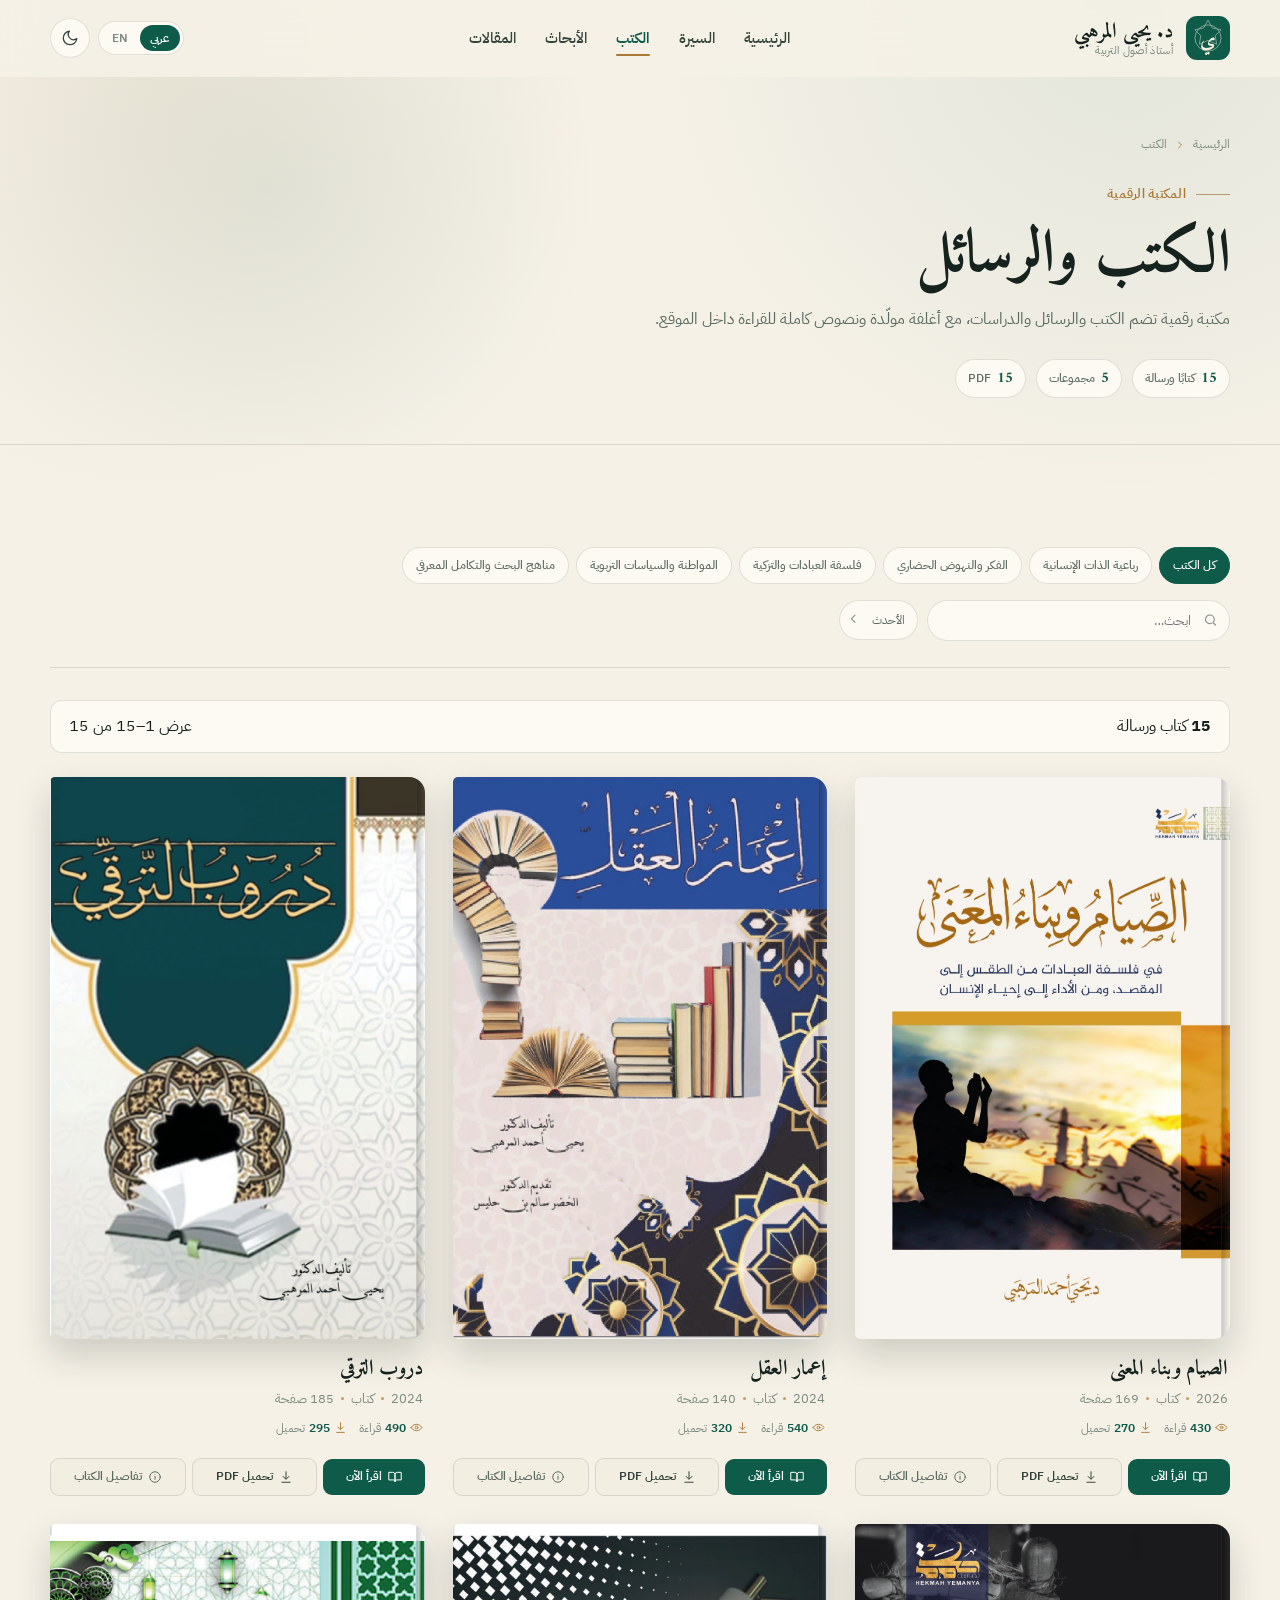
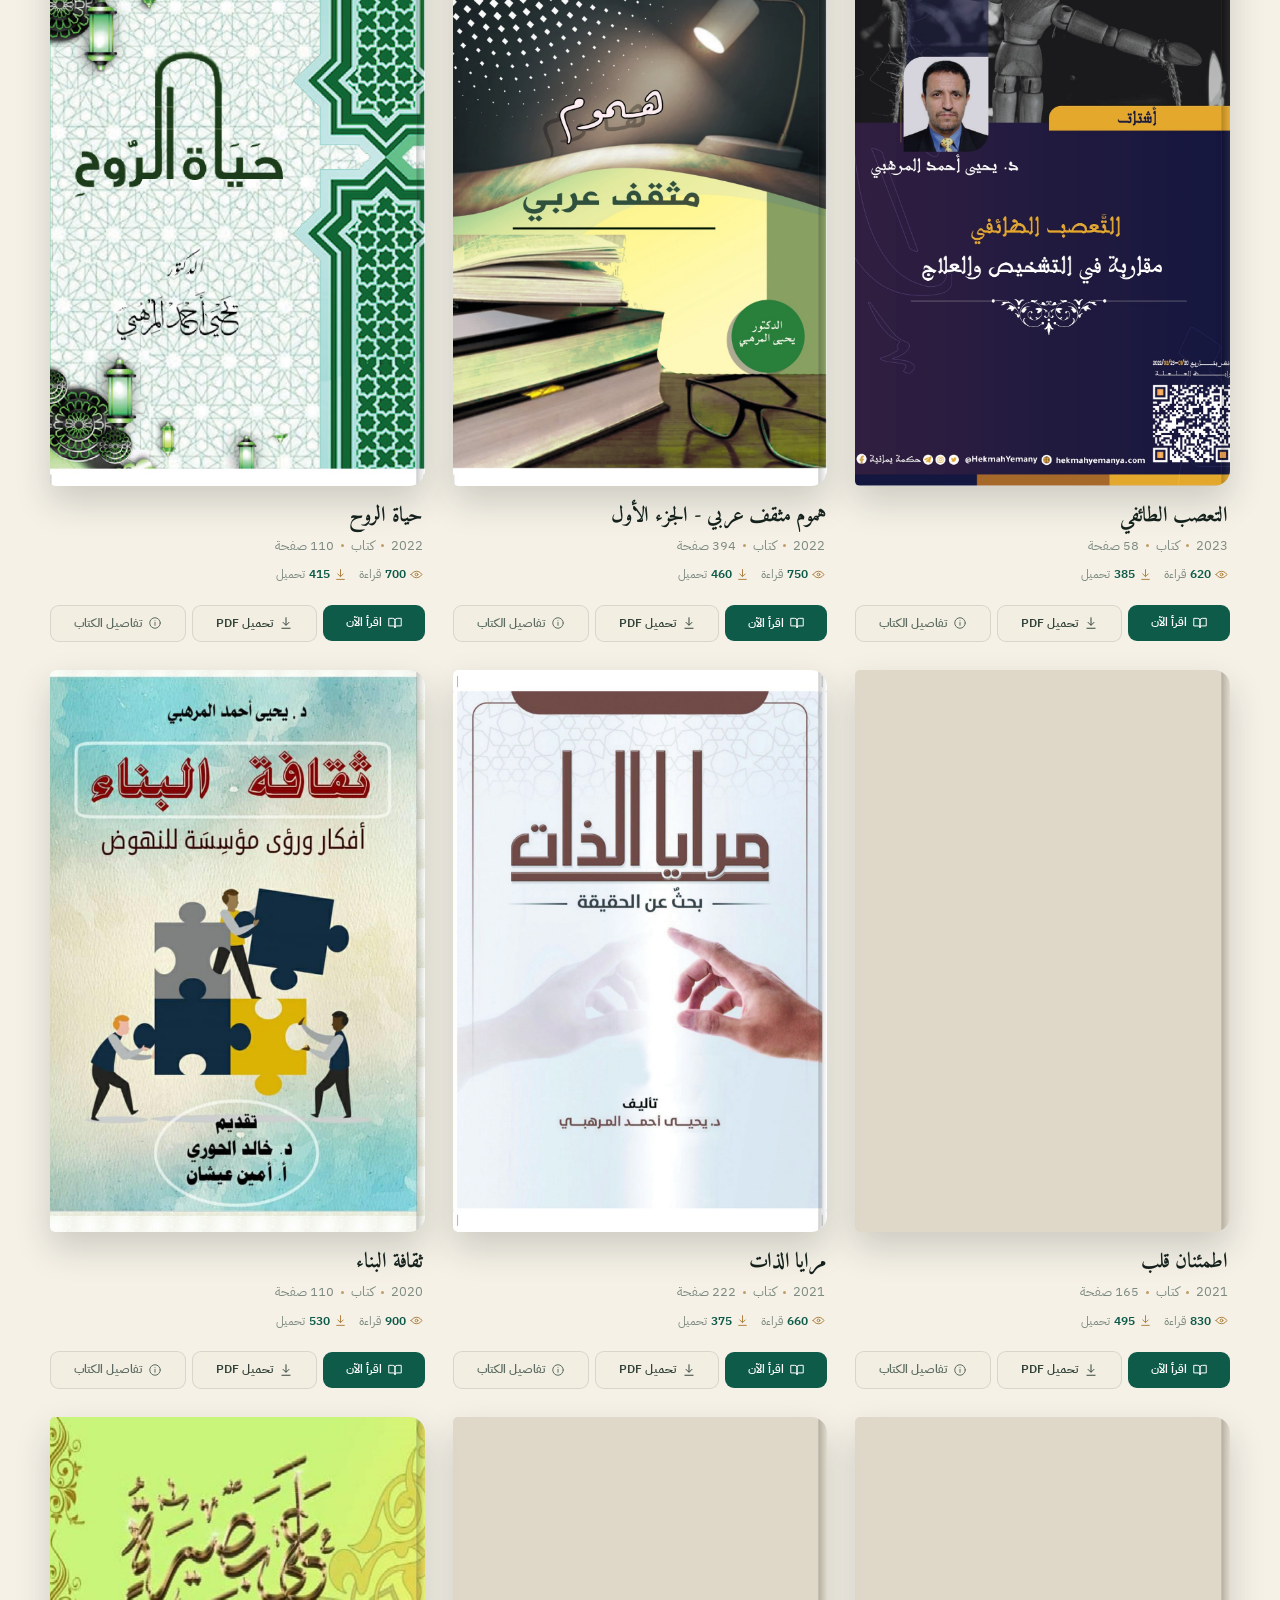
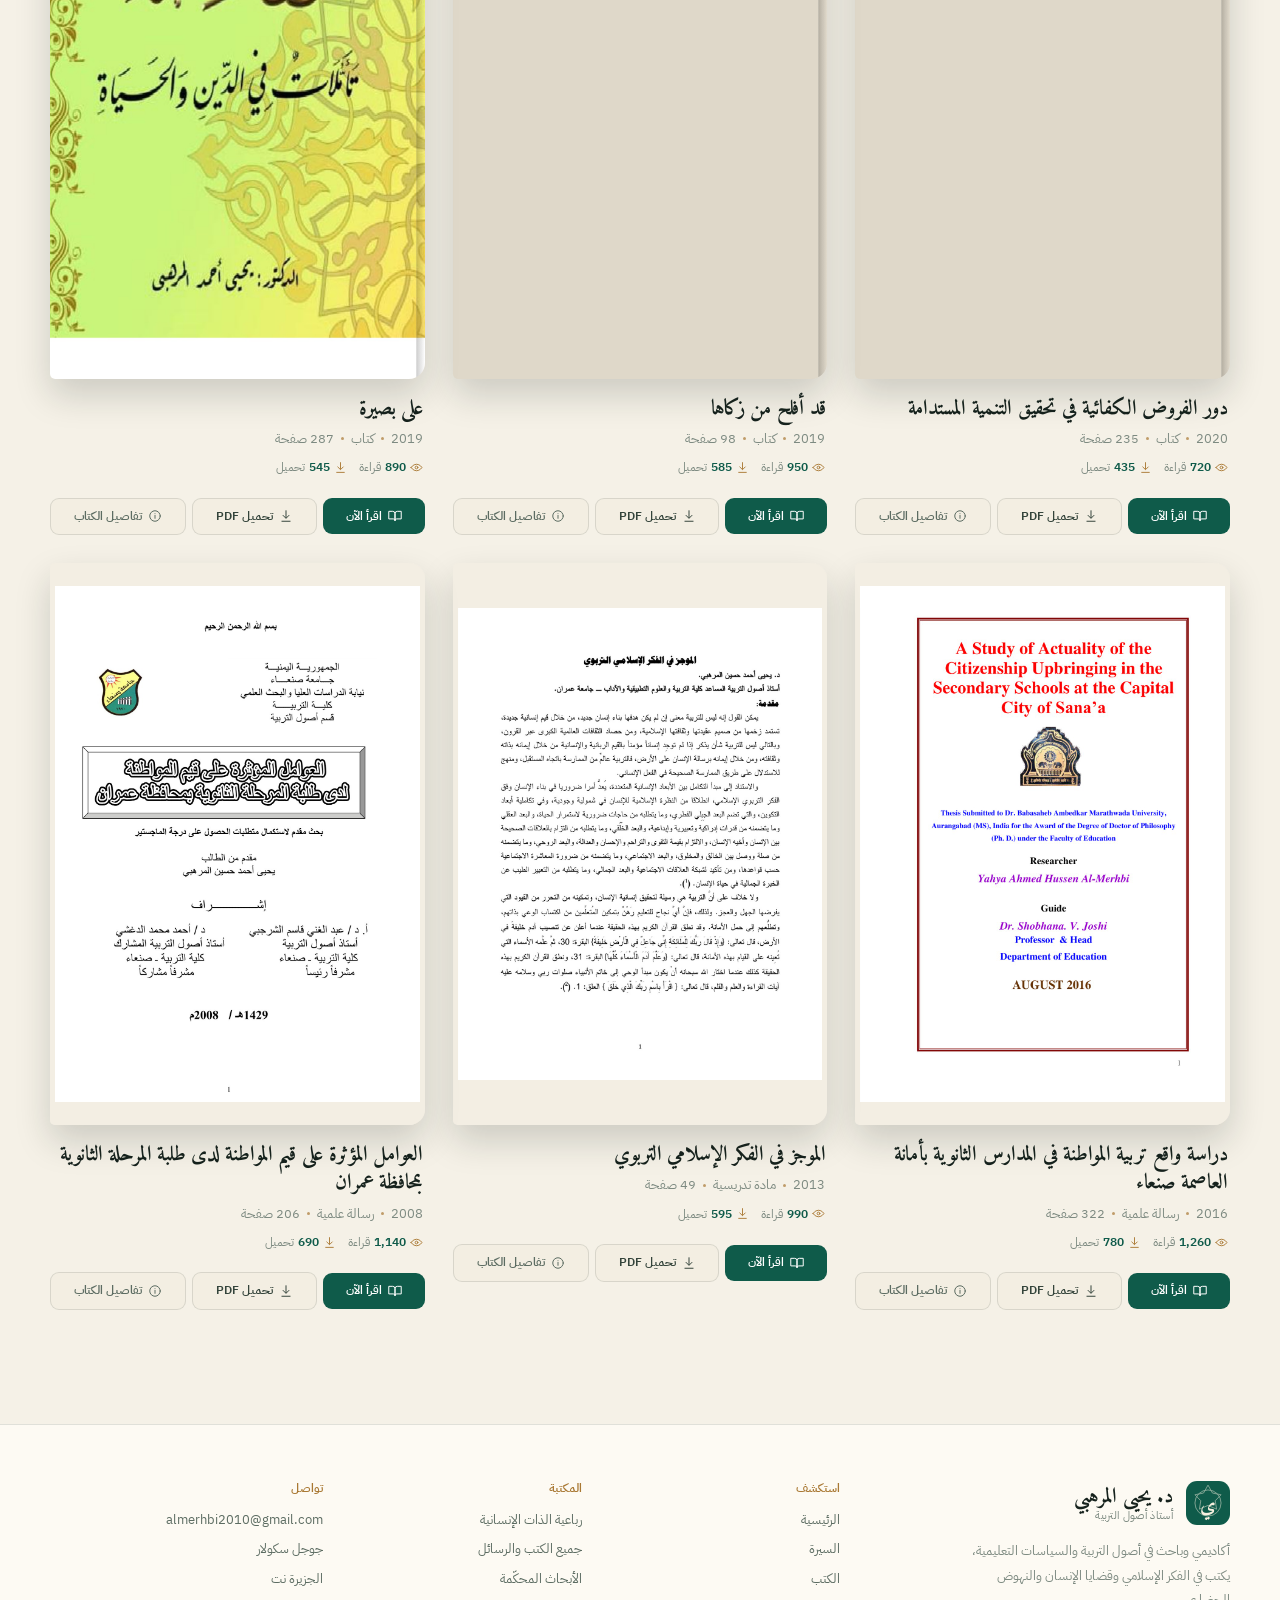
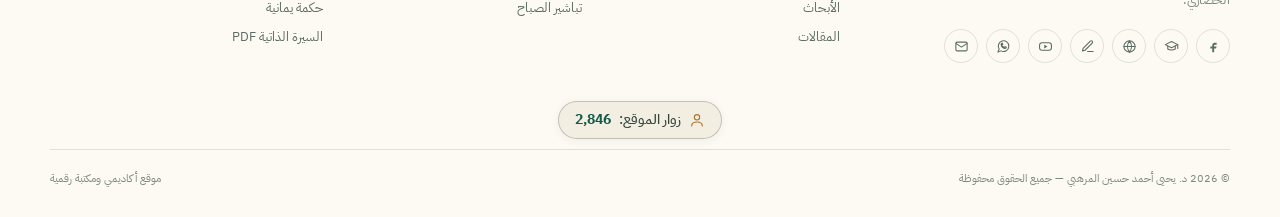
<file: books.html>
﻿<!DOCTYPE html>
<html lang="ar" dir="rtl" data-theme="light">
<head>
<meta charset="utf-8">
<meta name="viewport" content="width=device-width, initial-scale=1, viewport-fit=cover">
<title>الكتب والرسائل — د. يحيى أحمد المرهبي</title>
<meta name="description" content="المكتبة الرقمية للدكتور يحيى أحمد المرهبي: خمسة عشر كتابًا ورسالة علمية في بناء الإنسان والفكر الإسلامي والنهوض الحضاري وتربية المواطنة، مع نصوص كاملة للقراءة والتحميل.">
<meta name="author" content="Dr. Yahya Ahmed Al-Marhabi">
<meta name="theme-color" content="#0f5b4a">
<meta name="color-scheme" content="light dark">
<link rel="canonical" href="https://almerhby.github.io/books.html">
<link rel="icon" href="assets/images/favicon.svg" type="image/svg+xml">
<link rel="manifest" href="manifest.webmanifest">
<meta property="og:type" content="website">
<meta property="og:site_name" content="Dr. Yahya Ahmed Al-Marhabi">
<meta property="og:locale" content="ar_AR">
<meta property="og:title" content="الكتب والرسائل — د. يحيى أحمد المرهبي">
<meta property="og:description" content="خمسة عشر كتابًا ورسالة علمية في الإنسان والتربية والفكر، مع نصوص كاملة للقراءة والتحميل.">
<meta property="og:url" content="https://almerhby.github.io/books.html">
<meta property="og:image" content="https://almerhby.github.io/assets/images/portrait-photo.jpg">
<meta name="twitter:card" content="summary_large_image">
<meta name="twitter:title" content="الكتب والرسائل — د. يحيى أحمد المرهبي">
<meta name="twitter:description" content="خمسة عشر كتابًا ورسالة علمية في الإنسان والتربية والفكر، مع نصوص كاملة.">
<meta name="twitter:image" content="https://almerhby.github.io/assets/images/portrait-photo.jpg">
<link rel="preconnect" href="https://fonts.googleapis.com">
<link rel="preconnect" href="https://fonts.gstatic.com" crossorigin>
<link href="https://fonts.googleapis.com/css2?family=Amiri:ital,wght@0,400;0,700;1,400&family=Cormorant+Garamond:wght@500;600;700&family=IBM+Plex+Sans+Arabic:wght@300;400;500;600;700&family=Inter:wght@300;400;500;600&display=swap" rel="stylesheet">
<link rel="stylesheet" href="assets/css/styles.css?v=20261113_v1">
<script>
(function () {
  var lang = 'ar', theme = 'light';
  try {
    lang = localStorage.getItem('yahya-lang') === 'en' ? 'en' : 'ar';
    theme = localStorage.getItem('yahya-theme') === 'dark' ? 'dark' : 'light';
  } catch (e) { /* storage unavailable */ }
  document.documentElement.lang = lang;
  document.documentElement.dir = lang === 'en' ? 'ltr' : 'rtl';
  document.documentElement.dataset.theme = theme;
})();
</script>
</head>
<body data-page="books">
<div data-site-header></div>
<main id="main"><div id="pageRoot"></div></main>
<div data-site-footer></div>
<noscript>
  <div style="max-width:680px;margin:40px auto;padding:24px;font-family:system-ui,sans-serif;line-height:1.8">
    <h1>الكتب والرسائل</h1>
    <p>يتطلب هذا الموقع JavaScript لعرض المكتبة الرقمية. يمكنك التواصل عبر <a href="mailto:almerhbi2010@gmail.com">almerhbi2010@gmail.com</a>.</p>
    <p dir="ltr">This site requires JavaScript to display the library. Contact <a href="mailto:almerhbi2010@gmail.com">almerhbi2010@gmail.com</a>.</p>
  </div>
</noscript>
<script src="assets/data/core.js?v=20261113_v1" defer></script>
<script src="assets/data/article-index.js?v=20261113_v1" defer></script>
<script src="assets/data/article-content.js?v=20261113_v1" defer></script>
<script src="assets/data/article-parts.js?v=20261113_v1" defer></script>
<script src="assets/js/vendor/pdf.min.js" defer></script>
<script src="assets/js/counter.js?v=20261113_v1" defer></script>
<script src="assets/js/app.js?v=20261113_v1" defer></script>
<script src="assets/js/pages.js?v=20261113_v1" defer></script>
<script src="assets/js/site.js?v=20261113_v1" defer></script>
</body>
</html>
</file>
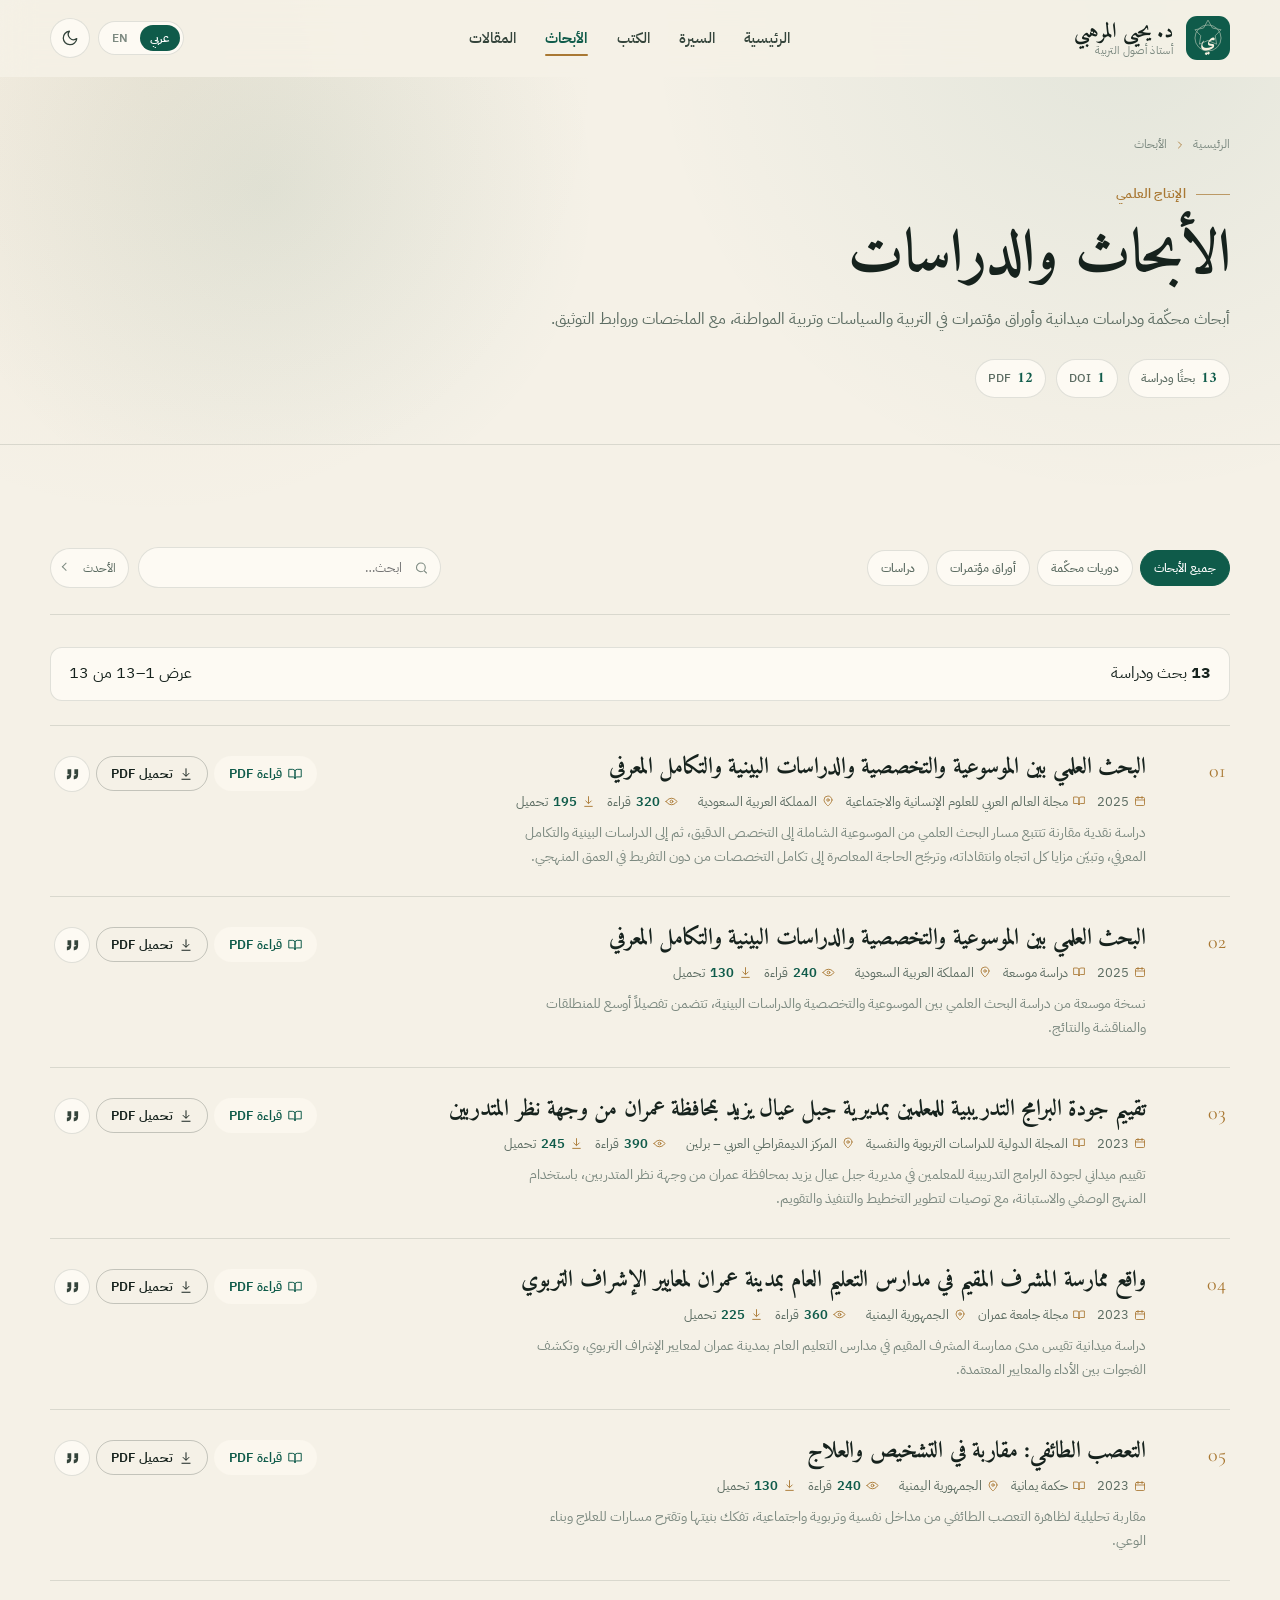
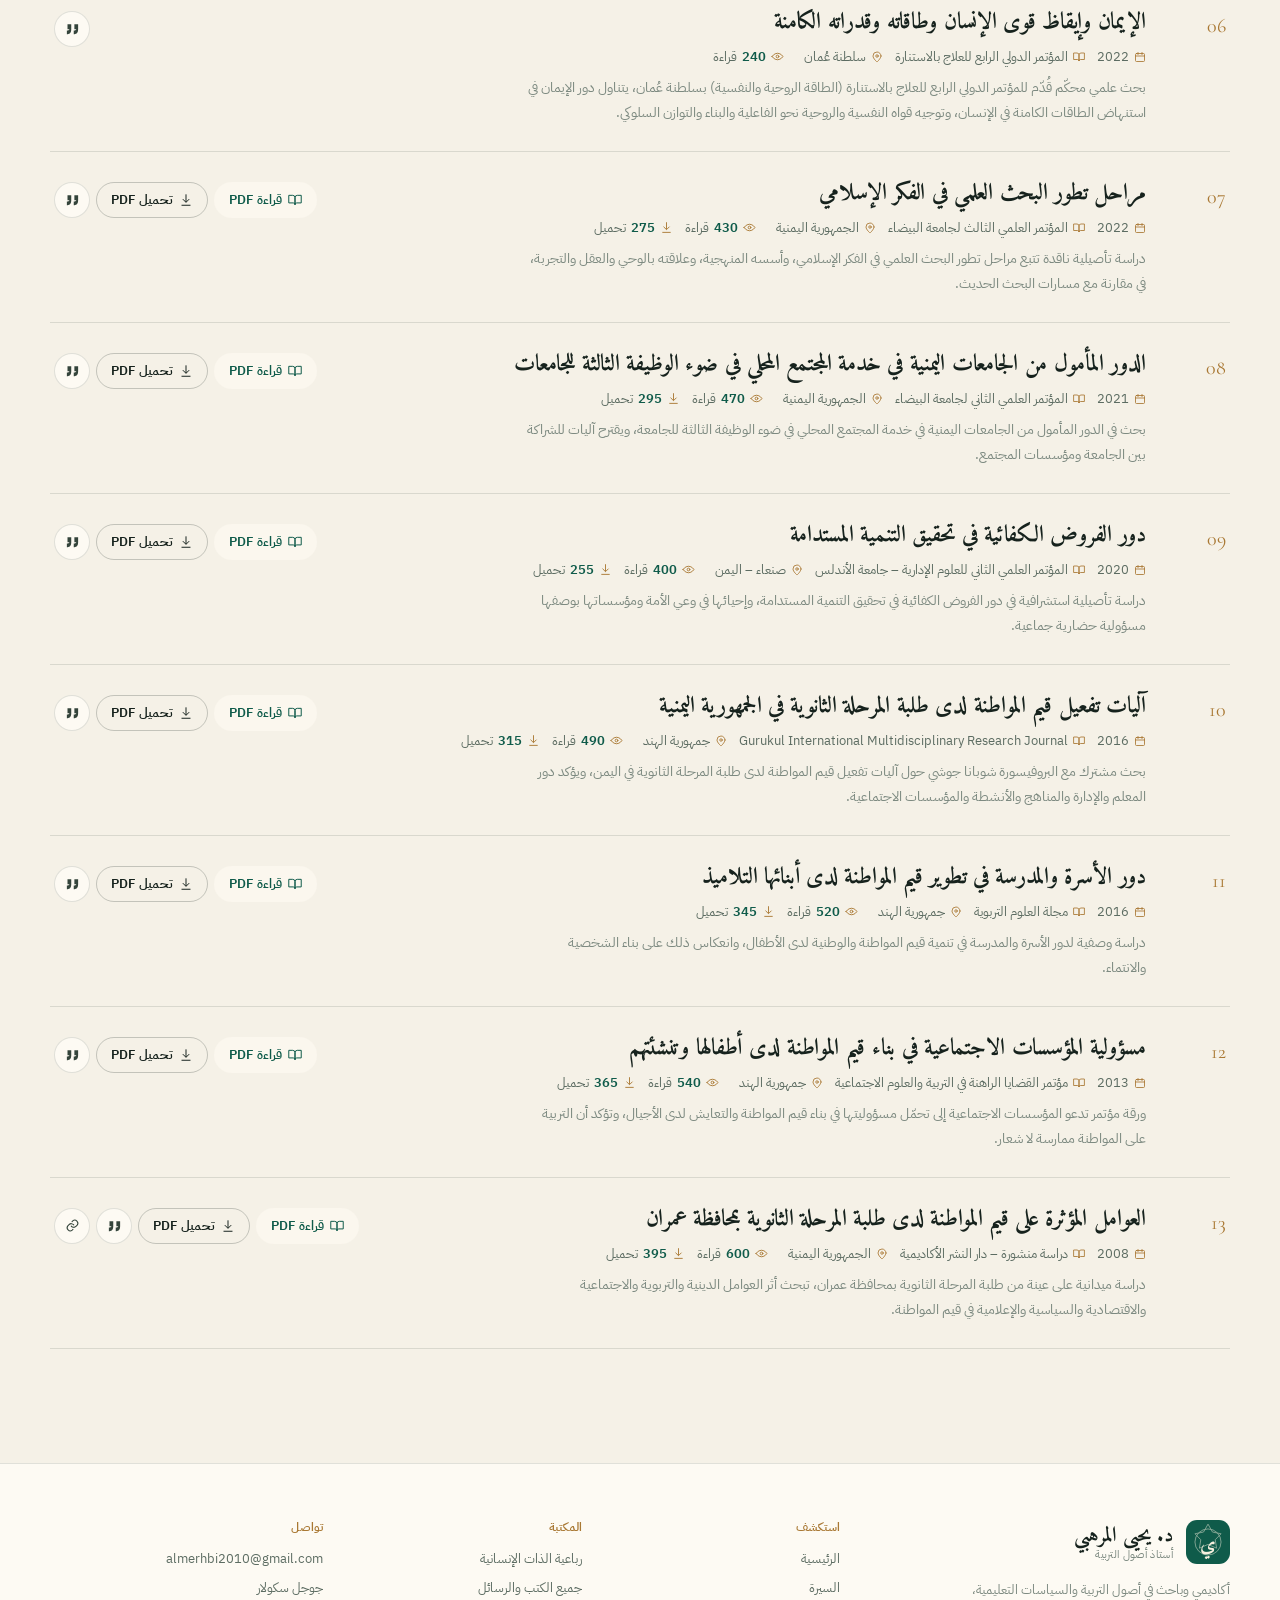
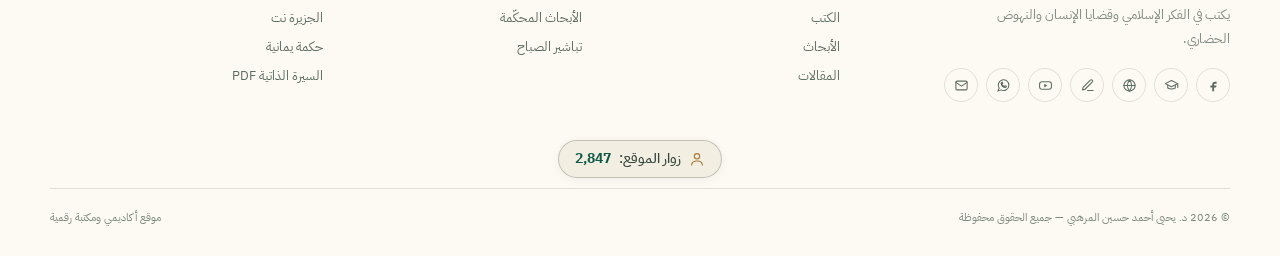
<file: research.html>
﻿<!DOCTYPE html>
<html lang="ar" dir="rtl" data-theme="light">
<head>
<meta charset="utf-8">
<meta name="viewport" content="width=device-width, initial-scale=1, viewport-fit=cover">
<title>الأبحاث العلمية — د. يحيى أحمد المرهبي</title>
<meta name="description" content="الإنتاج العلمي للدكتور يحيى أحمد المرهبي: أبحاث محكّمة ودراسات ميدانية وأوراق مؤتمرات في أصول التربية والسياسات التعليمية وتربية المواطنة، مع الملخصات وروابط DOI.">
<meta name="author" content="Dr. Yahya Ahmed Al-Marhabi">
<meta name="theme-color" content="#0f5b4a">
<meta name="color-scheme" content="light dark">
<link rel="canonical" href="https://almerhby.github.io/research.html">
<link rel="icon" href="assets/images/favicon.svg" type="image/svg+xml">
<link rel="manifest" href="manifest.webmanifest">
<meta property="og:type" content="website">
<meta property="og:site_name" content="Dr. Yahya Ahmed Al-Marhabi">
<meta property="og:locale" content="ar_AR">
<meta property="og:title" content="الأبحاث العلمية — د. يحيى أحمد المرهبي">
<meta property="og:description" content="أبحاث محكّمة ودراسات ميدانية وأوراق مؤتمرات في التربية والسياسات وتربية المواطنة.">
<meta property="og:url" content="https://almerhby.github.io/research.html">
<meta property="og:image" content="https://almerhby.github.io/assets/images/portrait-photo.jpg">
<meta name="twitter:card" content="summary_large_image">
<meta name="twitter:title" content="الأبحاث العلمية — د. يحيى أحمد المرهبي">
<meta name="twitter:description" content="أبحاث محكّمة ودراسات ميدانية وأوراق مؤتمرات في التربية والسياسات وتربية المواطنة.">
<meta name="twitter:image" content="https://almerhby.github.io/assets/images/portrait-photo.jpg">
<link rel="preconnect" href="https://fonts.googleapis.com">
<link rel="preconnect" href="https://fonts.gstatic.com" crossorigin>
<link href="https://fonts.googleapis.com/css2?family=Amiri:ital,wght@0,400;0,700;1,400&family=Cormorant+Garamond:wght@500;600;700&family=IBM+Plex+Sans+Arabic:wght@300;400;500;600;700&family=Inter:wght@300;400;500;600&display=swap" rel="stylesheet">
<link rel="stylesheet" href="assets/css/styles.css?v=20261113_v1">
<script>
(function () {
  var lang = 'ar', theme = 'light';
  try {
    lang = localStorage.getItem('yahya-lang') === 'en' ? 'en' : 'ar';
    theme = localStorage.getItem('yahya-theme') === 'dark' ? 'dark' : 'light';
  } catch (e) { /* storage unavailable */ }
  document.documentElement.lang = lang;
  document.documentElement.dir = lang === 'en' ? 'ltr' : 'rtl';
  document.documentElement.dataset.theme = theme;
})();
</script>
</head>
<body data-page="research">
<div data-site-header></div>
<main id="main"><div id="pageRoot"></div></main>
<div data-site-footer></div>
<noscript>
  <div style="max-width:680px;margin:40px auto;padding:24px;font-family:system-ui,sans-serif;line-height:1.8">
    <h1>الأبحاث العلمية</h1>
    <p>يتطلب هذا الموقع JavaScript لعرض الأبحاث. يمكنك التواصل عبر <a href="mailto:almerhbi2010@gmail.com">almerhbi2010@gmail.com</a>.</p>
    <p dir="ltr">This site requires JavaScript. Contact <a href="mailto:almerhbi2010@gmail.com">almerhbi2010@gmail.com</a>.</p>
  </div>
</noscript>
<script src="assets/data/core.js?v=20261113_v1" defer></script>
<script src="assets/data/article-index.js?v=20261113_v1" defer></script>
<script src="assets/data/article-content.js?v=20261113_v1" defer></script>
<script src="assets/data/article-parts.js?v=20261113_v1" defer></script>
<script src="assets/js/vendor/pdf.min.js" defer></script>
<script src="assets/js/counter.js?v=20261113_v1" defer></script>
<script src="assets/js/app.js?v=20261113_v1" defer></script>
<script src="assets/js/pages.js?v=20261113_v1" defer></script>
<script src="assets/js/site.js?v=20261113_v1" defer></script>
</body>
</html>
</file>
<file: assets/css/styles.css>
/* ============================================================
   Dr. Yahya Ahmed Al-Marhabi — Academic Portfolio & Research Hub
   Design system: parchment, ink, emerald & brass
   ============================================================ */

:root{
  --bg:#f5f1e7;
  --bg-2:#ede7d9;
  --surface:#fdfaf3;
  --surface-2:#f3eee2;
  --surface-3:#e9e2d2;
  --ink:#16221d;
  --ink-2:#34443b;
  --ink-3:#5c6c62;
  --muted:#7d8a81;
  --line:rgba(22,34,29,.12);
  --line-strong:rgba(22,34,29,.22);
  --green:#0f5b4a;
  --green-2:#14735d;
  --green-3:#1e8f75;
  --green-soft:#e3ece6;
  --brass:#a97833;
  --brass-2:#c4964f;
  --brass-soft:#efe2c8;
  --danger:#9a3b32;
  --paper:#fbf7ee;
  --shadow-sm:0 2px 10px rgba(32,43,36,.06);
  --shadow:0 18px 50px rgba(32,43,36,.10);
  --shadow-lg:0 30px 80px rgba(32,43,36,.16);
  --radius:18px;
  --radius-lg:28px;
  --radius-sm:12px;
  --header-h:76px;
  --content:1180px;
  --article-size:19px;
  --font-ar:'IBM Plex Sans Arabic',system-ui,-apple-system,'Segoe UI',sans-serif;
  --font-ar-display:'Amiri','IBM Plex Sans Arabic',serif;
  --font-en:'Inter',system-ui,-apple-system,'Segoe UI',sans-serif;
  --font-en-display:'Cormorant Garamond','Amiri',serif;
  --ease:cubic-bezier(.22,.61,.36,1);
}

html[data-theme="dark"]{
  --bg:#0c1310;
  --bg-2:#101a15;
  --surface:#121c17;
  --surface-2:#17231d;
  --surface-3:#1c2c24;
  --ink:#eee8da;
  --ink-2:#cbd5cd;
  --ink-3:#a8b6ac;
  --muted:#87988d;
  --line:rgba(238,232,218,.11);
  --line-strong:rgba(238,232,218,.2);
  --green:#64c4a7;
  --green-2:#84d6bd;
  --green-3:#a1e6cf;
  --green-soft:#162a23;
  --brass:#d9b16d;
  --brass-2:#e8c98f;
  --brass-soft:#332818;
  --danger:#e08a80;
  --paper:#101a15;
  --shadow-sm:0 2px 12px rgba(0,0,0,.24);
  --shadow:0 20px 55px rgba(0,0,0,.36);
  --shadow-lg:0 34px 90px rgba(0,0,0,.5);
}

*,*::before,*::after{box-sizing:border-box}
html{scroll-behavior:smooth;-webkit-text-size-adjust:100%}
body{
  margin:0;
  font-family:var(--font-ar);
  background:var(--bg);
  color:var(--ink);
  line-height:1.7;
  font-weight:400;
  overflow-x:hidden;
  min-height:100vh;
  background-image:
    radial-gradient(circle at 12% 8%,rgba(169,120,51,.07),transparent 28rem),
    radial-gradient(circle at 88% 2%,rgba(15,91,74,.08),transparent 30rem);
  background-attachment:fixed;
}
html[lang="en"] body{font-family:var(--font-en);line-height:1.65}
img{max-width:100%;display:block}
a{color:inherit;text-decoration:none}
button,input,select,textarea{font:inherit;color:inherit}
button{cursor:pointer;background:none;border:0}
ul,ol{margin:0;padding:0;list-style:none}
h1,h2,h3,h4,p{margin:0}
h1,h2,h3,h4{font-weight:700;line-height:1.18;letter-spacing:-.01em}
::selection{background:var(--brass-soft);color:var(--ink)}
:focus-visible{outline:2px solid var(--green-3);outline-offset:3px;border-radius:4px}

html[lang="ar"] .t-en{display:none!important}
html[lang="en"] .t-ar{display:none!important}
html[lang="en"] h1,html[lang="en"] h2,html[lang="en"] h3{font-family:var(--font-en-display);font-weight:600;letter-spacing:-.015em}
html[lang="en"] .display-ar{font-family:var(--font-en-display)}
html[lang="en"] .article-body,html[lang="en"] .quote-ar{font-family:var(--font-ar)}

.container{width:min(calc(100% - 48px),var(--content));margin-inline:auto}
.sr-only{position:absolute;width:1px;height:1px;padding:0;margin:-1px;overflow:hidden;clip:rect(0,0,0,0);white-space:nowrap;border:0}
.skip-link{position:fixed;top:-100px;inset-inline-start:16px;z-index:9999;background:var(--green);color:#fff;padding:12px 18px;border-radius:0 0 12px 12px;transition:top .2s}
.skip-link:focus{top:0}
.muted{color:var(--muted)}
.center{text-align:center}
.hide{display:none!important}
.avoid-break{break-inside:avoid}

/* ---------------- Header ---------------- */
.site-header{
  position:sticky;top:0;z-index:120;
  background:color-mix(in srgb,var(--bg) 86%,transparent);
  backdrop-filter:blur(16px) saturate(1.2);
  border-bottom:1px solid transparent;
  transition:border-color .3s,background .3s,box-shadow .3s;
}
.site-header.scrolled{border-color:var(--line);box-shadow:0 10px 30px rgba(20,30,24,.05)}
.header-inner{height:var(--header-h);display:flex;align-items:center;justify-content:space-between;gap:24px}
.brand{display:flex;align-items:center;gap:13px;min-width:0}
.brand-mark{width:44px;height:44px;flex:0 0 auto;color:var(--green)}
.brand-mark svg{width:100%;height:100%}
.brand-text{display:flex;flex-direction:column;line-height:1.2;min-width:0}
.brand-name{font-family:var(--font-ar-display);font-size:21px;font-weight:700;white-space:nowrap}
html[lang="en"] .brand-name{font-family:var(--font-en-display);font-size:23px;font-weight:600}
.brand-sub{font-size:10.5px;letter-spacing:.11em;color:var(--muted);text-transform:uppercase;white-space:nowrap}
html[lang="ar"] .brand-sub{letter-spacing:.03em;font-size:11px}
.main-nav{display:flex;align-items:center;gap:3px}
.nav-link{position:relative;padding:10px 13px;border-radius:9px;font-size:14.5px;font-weight:500;color:var(--ink-2);transition:color .2s,background .2s}
.nav-link:hover{color:var(--green);background:var(--green-soft)}
.nav-link[aria-current="page"]{color:var(--green);font-weight:600}
.nav-link[aria-current="page"]::after{content:"";position:absolute;inset-inline:13px;bottom:4px;height:2px;border-radius:2px;background:var(--brass)}
.header-actions{display:flex;align-items:center;gap:8px}
.lang-toggle{display:flex;align-items:center;gap:2px;border:1px solid var(--line);border-radius:999px;padding:3px;background:var(--surface)}
.lang-btn{padding:5px 10px;border-radius:999px;font-size:12px;font-weight:600;color:var(--muted);transition:.2s;line-height:1.4}
.lang-btn.active{background:var(--green);color:#fff}
.icon-btn{width:40px;height:40px;border:1px solid var(--line);border-radius:50%;display:grid;place-items:center;background:var(--surface);color:var(--ink-2);transition:.2s}
.icon-btn:hover{border-color:var(--green);color:var(--green);transform:translateY(-1px)}
.icon-btn svg{width:18px;height:18px}
.nav-toggle{display:none;width:42px;height:42px;border:1px solid var(--line);border-radius:12px;place-items:center;background:var(--surface)}
.nav-toggle svg{width:21px;height:21px}
.mobile-nav{display:none}

/* ---------------- Shared ---------------- */
.eyebrow{display:inline-flex;align-items:center;gap:10px;font-size:12px;font-weight:600;letter-spacing:.14em;text-transform:uppercase;color:var(--brass);margin-bottom:18px}
html[lang="ar"] .eyebrow{letter-spacing:.02em;font-size:13px;text-transform:none}
.eyebrow::before{content:"";width:34px;height:1px;background:var(--brass);opacity:.7}
.section{padding:84px 0}
.section-tight{padding:54px 0}
.section-head{display:flex;align-items:flex-end;justify-content:space-between;gap:40px;margin-bottom:38px}
.section-head>div:first-child{max-width:720px}
.section-title{font-family:var(--font-ar-display);font-size:clamp(32px,4vw,46px);line-height:1.15;margin-bottom:12px}
html[lang="en"] .section-title{font-family:var(--font-en-display);font-size:clamp(34px,4vw,50px)}
.section-lead{color:var(--ink-3);font-size:16.5px;max-width:64ch}
.link-arrow{display:inline-flex;align-items:center;gap:8px;font-weight:600;color:var(--green);font-size:14px;white-space:nowrap;padding-bottom:4px;border-bottom:1px solid color-mix(in srgb,var(--green) 30%,transparent);transition:.2s}
.link-arrow:hover{gap:12px;border-color:var(--green)}
.link-arrow svg{width:16px;height:16px}
[dir="rtl"] .arrow-flip{transform:scaleX(-1)}
.btn{display:inline-flex;align-items:center;justify-content:center;gap:9px;padding:12px 22px;border-radius:999px;font-weight:600;font-size:14.5px;line-height:1.4;border:1px solid transparent;transition:transform .2s var(--ease),background .2s,color .2s,border-color .2s,box-shadow .2s;white-space:nowrap}
.btn svg{width:17px;height:17px;flex:0 0 auto}
.btn:hover{transform:translateY(-2px)}
.btn-primary{background:var(--green);color:#fff;box-shadow:0 10px 24px rgba(15,91,74,.2)}
html[data-theme="dark"] .btn-primary{color:#07130f;background:var(--green-2)}
.btn-primary:hover{background:var(--green-2)}
.btn-ghost{border-color:var(--line-strong);color:var(--ink);background:transparent}
.btn-ghost:hover{border-color:var(--green);color:var(--green);background:var(--green-soft)}
.btn-brass{background:var(--brass);color:#fff}
.btn-brass:hover{background:var(--brass-2)}
.btn-light{background:var(--paper);color:var(--green)}
html[data-theme="dark"] .btn-light{background:#efe7d6;color:#0f5b4a}
.btn-sm{padding:8px 14px;font-size:12.5px;gap:6px}
.btn-sm svg{width:14px;height:14px}
.text-link{color:var(--green);font-weight:600;border-bottom:1px solid transparent;transition:.2s}
.text-link:hover{border-color:var(--green)}
.card{background:var(--surface);border:1px solid var(--line);border-radius:var(--radius);box-shadow:var(--shadow-sm)}
.chip{display:inline-flex;align-items:center;gap:6px;padding:6px 12px;border:1px solid var(--line);border-radius:999px;font-size:12px;font-weight:500;color:var(--ink-3);background:var(--surface);white-space:nowrap}
.chip--green{background:var(--green-soft);border-color:transparent;color:var(--green)}
.chip--brass{background:var(--brass-soft);border-color:transparent;color:var(--brass)}
.divider{height:1px;background:var(--line);border:0;margin:0}

/* ---------------- Hero ---------------- */
.hero{position:relative;padding:62px 0 58px;overflow:hidden}
.hero::before{content:"";position:absolute;inset-inline-end:-12%;top:-20%;width:56rem;height:56rem;border-radius:50%;background:radial-gradient(circle,rgba(15,91,74,.08),transparent 62%);pointer-events:none}
.hero::after{content:"";position:absolute;inset-inline-start:-18%;bottom:-45%;width:44rem;height:44rem;border-radius:50%;background:radial-gradient(circle,rgba(169,120,51,.07),transparent 64%);pointer-events:none}
.hero-grid{position:relative;z-index:2;display:grid;grid-template-columns:1.06fr .94fr;align-items:center;gap:50px}
.hero-copy{max-width:660px}
.hero-kicker{display:flex;align-items:center;gap:12px;margin-bottom:22px;color:var(--brass);font-weight:600;font-size:13px}
.hero-kicker .line{width:42px;height:1px;background:var(--brass)}
.hero h1{font-family:var(--font-ar-display);font-size:clamp(46px,6.2vw,78px);line-height:1.04;letter-spacing:-.015em;margin-bottom:16px}
html[lang="en"] .hero h1{font-family:var(--font-en-display);font-size:clamp(50px,6.6vw,86px);line-height:1.02;font-weight:600}
.hero h1 .accent{color:var(--green);position:relative;display:inline-block}
.hero h1 .accent::after{content:"";position:absolute;inset-inline:0;bottom:-6px;height:3px;border-radius:3px;background:linear-gradient(90deg,var(--brass),transparent);opacity:.7}
html[lang="ar"] .hero h1{margin-bottom:22px}
html[lang="ar"] .hero h1 .accent::after{bottom:-19px;height:2px}
.hero-role{font-size:clamp(16px,2vw,20px);font-weight:500;color:var(--ink-2);margin-bottom:20px;line-height:1.6}
.hero-role-title + .hero-role-aff::before{content:"";display:inline-block;width:5px;height:5px;border-radius:50%;background:var(--brass);margin-inline:10px;vertical-align:middle}
.hero-lead{font-size:17px;line-height:1.9;color:var(--ink-3);max-width:58ch;margin-bottom:30px}
html[lang="en"] .hero-lead{font-size:17.5px;line-height:1.75}
.hero-actions{display:flex;flex-wrap:wrap;gap:12px;align-items:center;margin-bottom:28px}
.hero-links{display:flex;flex-wrap:wrap;gap:8px 18px;align-items:center;font-size:12.5px;color:var(--muted)}
.hero-links a{display:inline-flex;align-items:center;gap:6px;transition:.2s}
.hero-links a:hover{color:var(--green)}
.hero-links svg{width:14px;height:14px}

.hero-visual{position:relative;display:flex;justify-content:center}
.portrait-frame{position:relative;width:min(100%,430px);aspect-ratio:4/4.72;border-radius:230px 230px 30px 30px;padding:11px;background:linear-gradient(160deg,var(--brass),rgba(169,120,51,.15) 45%,var(--green));box-shadow:0 30px 80px rgba(20,35,28,.2)}
.portrait-inner{position:relative;height:100%;border-radius:220px 220px 22px 22px;overflow:hidden;background:var(--surface-2)}
.portrait-inner img{width:100%;height:100%;object-fit:cover;object-position:center 12%;filter:saturate(.92) contrast(1.02)}
.portrait-inner::after{content:"";position:absolute;inset:0;background:linear-gradient(to top,rgba(13,40,32,.28),transparent 38%)}
.portrait-badge,.hero-latest{display:none!important}
.hero-pattern{position:absolute;width:150px;height:150px;color:var(--brass);opacity:.22;inset-inline-start:-44px;top:10px;z-index:1}
.hero-pattern svg{width:100%;height:100%}

/* stats */
.stats-strip{position:relative;z-index:3;margin-top:50px;background:var(--surface);border:1px solid var(--line);border-radius:var(--radius);box-shadow:var(--shadow-sm);display:grid;grid-template-columns:repeat(4,1fr);overflow:hidden}
.stat{padding:24px 26px;position:relative}
.stat+.stat::before{content:"";position:absolute;inset-inline-start:0;top:20%;height:60%;width:1px;background:var(--line)}
.stat-number{font-family:var(--font-en-display);font-size:38px;font-weight:600;color:var(--green);line-height:1;margin-bottom:5px}
html[lang="ar"] .stat-number{font-family:var(--font-ar-display)}
.stat-label{font-size:12.5px;color:var(--ink-3);line-height:1.5}
.stat-label span{display:block;font-size:10.5px;color:var(--muted);margin-top:1px}

/* ---------------- Featured / library ---------------- */
.feature-panel{position:relative;overflow:hidden;background:linear-gradient(130deg,#0d3b31,#0f5b4a 55%,#12493e);color:#f8f1e2;border-radius:var(--radius-lg);padding:44px;display:grid;grid-template-columns:280px 1fr;gap:46px;align-items:center;box-shadow:var(--shadow-lg)}
.feature-panel::before{content:"";position:absolute;inset:0;background-image:url("data:image/svg+xml,%3Csvg xmlns='http://www.w3.org/2000/svg' width='120' height='120' viewBox='0 0 120 120'%3E%3Cg fill='none' stroke='%23ffffff' stroke-opacity='.09'%3E%3Cpath d='M60 8l14 24 27 4-20 19 5 27-26-14-26 14 5-27-20-19 27-4z'/%3E%3Ccircle cx='60' cy='60' r='44'/%3E%3C/g%3E%3C/svg%3E");opacity:.7;pointer-events:none}
.feature-cover{position:relative;z-index:2;transform:rotate(-2deg);transition:transform .4s var(--ease)}
.feature-panel:hover .feature-cover{transform:rotate(0) translateY(-4px)}
.feature-copy{position:relative;z-index:2}
.feature-copy .eyebrow{color:#e3c98e;margin-bottom:12px}
.feature-copy h2{font-family:var(--font-ar-display);font-size:clamp(30px,3.5vw,44px);line-height:1.22;margin-bottom:12px}
html[lang="en"] .feature-copy h2{font-family:var(--font-en-display);font-size:clamp(32px,3.7vw,46px)}
.feature-sub{color:rgba(248,241,226,.72);font-size:14.5px;margin-bottom:18px}
.feature-desc{color:rgba(248,241,226,.9);font-size:15.5px;line-height:1.9;max-width:66ch;margin-bottom:22px}
.feature-meta{display:flex;flex-wrap:wrap;gap:8px;margin-bottom:24px}
.feature-meta .chip{background:rgba(255,255,255,.08);border-color:rgba(255,255,255,.16);color:#f3ead7}
.feature-actions{display:flex;flex-wrap:wrap;gap:10px}

.book-grid{display:grid;grid-template-columns:repeat(3,1fr);gap:28px}
.book-card{position:relative;display:flex;flex-direction:column;gap:16px;cursor:pointer}
.book-card .cover-wrap{position:relative;perspective:900px}
.book-card .book-cover{transition:transform .45s var(--ease),box-shadow .45s var(--ease)}
.book-card:hover .book-cover{transform:translateY(-7px) rotateY(-3deg);box-shadow:0 26px 50px rgba(20,35,28,.24)}
.book-card:hover .book-title{color:var(--green)}
.book-cover{position:relative;aspect-ratio:2/3;border-radius:5px 16px 16px 5px;padding:30px 24px 24px 32px;display:flex;flex-direction:column;justify-content:space-between;overflow:hidden;color:#f7efdd;background:linear-gradient(150deg,var(--c1),var(--c2));box-shadow:0 16px 35px rgba(20,35,28,.18);isolation:isolate}
.book-cover::before{content:"";position:absolute;inset:0;z-index:-1;background-image:url("data:image/svg+xml,%3Csvg xmlns='http://www.w3.org/2000/svg' width='90' height='90' viewBox='0 0 90 90'%3E%3Cg fill='none' stroke='%23ffffff' stroke-opacity='.13'%3E%3Cpath d='M45 5l10 18 20 3-15 14 4 20-19-10-19 10 4-20-15-14 20-3z'/%3E%3Cpath d='M45 20l5 9 10 2-7 7 2 10-10-5-10 5 2-10-7-7 10-2z'/%3E%3C/g%3E%3C/svg%3E");opacity:.9}
.book-cover::after{content:"";position:absolute;inset-inline-start:0;top:0;bottom:0;width:13px;background:linear-gradient(90deg,rgba(0,0,0,.28),rgba(255,255,255,.08));border-inline-end:1px solid rgba(255,255,255,.14)}
.book-cover--photo{padding:0;background:#dfd8c9}
.book-cover--photo::before{display:none}
.book-cover--photo img{position:absolute;inset:0;width:100%;height:100%;object-fit:cover;object-position:center;display:block}
.book-cover--photo::after{width:9px;background:linear-gradient(90deg,rgba(0,0,0,.18),rgba(255,255,255,.06));border-inline-end:1px solid rgba(0,0,0,.12)}
.book-cover--doc{background:#f3eee3}
.book-cover--doc::after{display:none}
.book-cover--doc img{object-fit:contain;padding:5px;background:#f3eee3}
.book-cover .cover-top{position:relative;z-index:2;display:flex;justify-content:space-between;align-items:flex-start;gap:12px}
.book-cover .cover-series{font-size:8.5px;letter-spacing:.13em;text-transform:uppercase;color:var(--accent);border:1px solid color-mix(in srgb,var(--accent) 45%,transparent);padding:4px 7px;border-radius:3px;max-width:110px;line-height:1.3}
html[lang="ar"] .book-cover .cover-series{letter-spacing:0;font-size:9px}
.book-cover .cover-mark{width:26px;height:26px;color:var(--accent);opacity:.9;flex:0 0 auto}
.book-cover .cover-mark svg{width:100%;height:100%}
.book-cover h3{position:relative;z-index:2;font-family:var(--font-ar-display);font-size:clamp(22px,2.4vw,31px);line-height:1.25;color:#fff8e8;text-wrap:balance;margin-top:26px}
html[lang="en"] .book-cover h3{font-family:var(--font-en-display);font-size:clamp(23px,2.4vw,32px);font-weight:600}
.book-cover.cover--long h3{font-size:clamp(17px,1.9vw,24px);line-height:1.32}
.book-cover.cover--xlong h3{font-size:clamp(14.5px,1.55vw,19px);line-height:1.38}
.book-cover .cover-sub{position:relative;z-index:2;font-size:10.5px;line-height:1.55;color:rgba(255,248,232,.66);margin-top:9px;max-width:24ch}
.book-cover .cover-foot{position:relative;z-index:2;display:flex;align-items:flex-end;justify-content:space-between;gap:12px;border-top:1px solid rgba(255,255,255,.18);padding-top:11px}
.book-cover .cover-author{font-size:10px;letter-spacing:.04em;color:rgba(255,248,232,.8)}
.book-cover .cover-year{font-family:var(--font-en-display);font-size:15px;color:var(--accent)}
.book-cover .seal{position:absolute;inset-inline-end:20px;bottom:58px;width:38px;height:38px;color:var(--accent);opacity:.55}
.book-cover .seal svg{width:100%;height:100%}
.book-info{padding-inline:2px}
.book-title{font-family:var(--font-ar-display);font-size:21px;line-height:1.35;margin-bottom:5px;transition:color .2s}
html[lang="en"] .book-title{font-family:var(--font-en-display);font-size:23px;font-weight:600}
.book-meta{font-size:12.5px;color:var(--muted);display:flex;flex-wrap:wrap;align-items:center;gap:7px}
.book-meta .dot{width:3px;height:3px;border-radius:50%;background:var(--brass);opacity:.7}

/* ---------------- Papers ---------------- */
.paper-list{border-top:1px solid var(--line)}
.paper-row{display:grid;grid-template-columns:58px 1fr auto;gap:22px;align-items:start;padding:26px 4px;border-bottom:1px solid var(--line);transition:background .25s}
.paper-row:hover{background:color-mix(in srgb,var(--surface) 55%,transparent)}
.paper-num{font-family:var(--font-en-display);font-size:20px;color:var(--brass);padding-top:2px}
.paper-body h3{font-family:var(--font-ar-display);font-size:23px;line-height:1.4;margin-bottom:7px}
html[lang="en"] .paper-body h3{font-family:var(--font-en-display);font-size:25px;font-weight:600}
.paper-body h3 a:hover{color:var(--green)}
.paper-venue{font-size:12.5px;color:var(--ink-3);margin-bottom:9px;display:flex;flex-wrap:wrap;gap:6px 12px}
.paper-venue span{display:inline-flex;align-items:center;gap:5px}
.paper-venue svg{width:12px;height:12px;color:var(--brass)}
.paper-abs{font-size:13.5px;color:var(--muted);line-height:1.8;max-width:78ch;display:-webkit-box;-webkit-line-clamp:2;-webkit-box-orient:vertical;overflow:hidden}
.paper-actions{display:flex;gap:6px;align-items:center;padding-top:4px}
.paper-actions .icon-btn{width:36px;height:36px}
.paper-actions .icon-btn svg{width:15px;height:15px}

/* ---------------- Article cards ---------------- */
.article-grid{display:grid;grid-template-columns:repeat(3,1fr);gap:22px}
.article-card{position:relative;display:flex;flex-direction:column;background:var(--surface);border:1px solid var(--line);border-radius:var(--radius);padding:24px;min-height:280px;transition:transform .25s var(--ease),box-shadow .25s,border-color .25s;overflow:hidden}
.article-card::before{content:"";position:absolute;inset-inline:0;top:0;height:3px;background:linear-gradient(90deg,var(--green),var(--brass));opacity:0;transition:.25s}
.article-card:hover{transform:translateY(-4px);box-shadow:var(--shadow);border-color:color-mix(in srgb,var(--green) 28%,var(--line))}
.article-card:hover::before{opacity:1}
.article-card.featured{background:linear-gradient(160deg,var(--surface),var(--green-soft))}
.article-top{display:flex;align-items:center;justify-content:space-between;gap:12px;margin-bottom:16px}
.source-badge{display:inline-flex;align-items:center;gap:5px;font-size:10.5px;font-weight:600;letter-spacing:.03em;padding:5px 9px;border-radius:5px;background:var(--surface-2);color:var(--ink-3)}
.source-badge.fb{background:#e7eef9;color:#245a9a}
html[data-theme="dark"] .source-badge.fb{background:#16243a;color:#8db6ee}
.source-badge.hk{background:var(--brass-soft);color:var(--brass)}
.source-badge.aj{background:#f8e8df;color:#a45a31}
html[data-theme="dark"] .source-badge.aj{background:#33211a;color:#e0a47e}
.article-date{font-size:11px;color:var(--muted);white-space:nowrap}
.article-card h3{font-family:var(--font-ar-display);font-size:23px;line-height:1.42;margin-bottom:10px;text-wrap:balance}
html[lang="en"] .article-card h3{font-family:var(--font-en-display);font-size:25px;font-weight:600}
.article-card h3 a:hover{color:var(--green)}
.article-excerpt{font-size:13.5px;color:var(--ink-3);line-height:1.8;display:-webkit-box;-webkit-line-clamp:3;-webkit-box-orient:vertical;overflow:hidden;margin-bottom:18px}
.article-foot{margin-top:auto;display:flex;align-items:center;justify-content:space-between;gap:12px;padding-top:14px;border-top:1px solid var(--line);font-size:11px;color:var(--muted)}
.article-kind{display:inline-flex;align-items:center;gap:5px}
.article-kind svg{width:12px;height:12px;color:var(--brass)}
.read-more{display:inline-flex;align-items:center;gap:4px;color:var(--green);font-weight:600;font-size:11.5px}
.read-more svg{width:13px;height:13px}

/* ---------------- Quote / timeline ---------------- */
.quote-section{position:relative;background:linear-gradient(125deg,#102e26,#0d3b31 60%,#16372d);color:#f4ecdc;padding:80px 0;overflow:hidden}
.quote-section::before{content:"";position:absolute;inset:0;background-image:url("data:image/svg+xml,%3Csvg xmlns='http://www.w3.org/2000/svg' width='160' height='160' viewBox='0 0 160 160'%3E%3Cg fill='none' stroke='%23ffffff' stroke-opacity='.06'%3E%3Ccircle cx='80' cy='80' r='58'/%3E%3Cpath d='M80 8l17 29 33 5-24 23 6 33-32-17-32 17 6-33-24-23 33-5z'/%3E%3C/g%3E%3C/svg%3E")}
.quote-inner{position:relative;z-index:2;display:grid;grid-template-columns:1fr 300px;gap:60px;align-items:center}
.quote-mark{font-family:var(--font-en-display);font-size:100px;line-height:.6;color:var(--brass-2);opacity:.8;margin-bottom:18px}
.quote-text{font-family:var(--font-ar-display);font-size:clamp(26px,3vw,38px);line-height:1.65;max-width:24ch;color:#fbf4e4}
html[lang="en"] .quote-text{font-family:var(--font-en-display);font-size:clamp(28px,3.1vw,40px);line-height:1.42}
.quote-source{margin-top:20px;font-size:12px;color:rgba(244,236,220,.6);letter-spacing:.02em}
.quote-side{border-inline-start:1px solid rgba(255,255,255,.14);padding-inline-start:34px}
.quote-side p{font-size:13.5px;line-height:1.9;color:rgba(244,236,220,.72);margin-bottom:18px}
.quote-side .btn{width:100%}

.timeline{position:relative;max-width:820px;margin-inline:auto}
.timeline::before{content:"";position:absolute;inset-inline-start:94px;top:8px;bottom:8px;width:1px;background:linear-gradient(var(--brass),var(--line))}
.tl-item{position:relative;display:grid;grid-template-columns:94px 1fr;gap:34px;padding-bottom:34px}
.tl-item:last-child{padding-bottom:0}
.tl-year{font-family:var(--font-en-display);font-size:22px;color:var(--brass);text-align:end;padding-top:2px}
html[lang="ar"] .tl-year{font-family:var(--font-ar-display)}
.tl-body{position:relative;padding:0 0 0 0}
.tl-body::before{content:"";position:absolute;inset-inline-start:-38px;top:8px;width:9px;height:9px;border-radius:50%;background:var(--surface);border:2px solid var(--brass);box-shadow:0 0 0 5px var(--bg)}
.tl-body h3{font-size:17px;line-height:1.55;font-weight:600}
.tl-body p{font-size:13px;color:var(--muted);margin-top:4px}

/* ---------------- Newsletter / contact strip ---------------- */
.contact-strip{position:relative;overflow:hidden;background:var(--surface);border:1px solid var(--line);border-radius:var(--radius-lg);padding:46px;display:grid;grid-template-columns:1fr auto;gap:30px;align-items:center;box-shadow:var(--shadow-sm)}
.contact-strip::after{content:"";position:absolute;inset-inline-end:-80px;top:-80px;width:260px;height:260px;border-radius:50%;border:1px solid var(--line);box-shadow:0 0 0 40px color-mix(in srgb,var(--green) 3%,transparent),0 0 0 80px color-mix(in srgb,var(--green) 2%,transparent);pointer-events:none}
.contact-strip h2{font-family:var(--font-ar-display);font-size:clamp(28px,3.5vw,40px);margin-bottom:8px}
html[lang="en"] .contact-strip h2{font-family:var(--font-en-display)}
.contact-strip p{color:var(--ink-3);font-size:14.5px;max-width:58ch}
.contact-actions{display:flex;flex-wrap:wrap;gap:10px;position:relative;z-index:2}

/* ---------------- Page hero ---------------- */
.page-hero{position:relative;padding:58px 0 46px;border-bottom:1px solid var(--line);overflow:hidden}
.page-hero::before{content:"";position:absolute;inset-inline-end:-8%;top:-70%;width:46rem;height:46rem;border-radius:50%;background:radial-gradient(circle,rgba(15,91,74,.08),transparent 64%)}
.page-hero .container{position:relative;z-index:2}
.breadcrumb{display:flex;align-items:center;gap:7px;font-size:11.5px;color:var(--muted);margin-bottom:22px;flex-wrap:wrap}
.breadcrumb a:hover{color:var(--green)}
.breadcrumb svg{width:12px;height:12px;color:var(--brass)}
.page-title{font-family:var(--font-ar-display);font-size:clamp(38px,5vw,60px);line-height:1.12;margin-bottom:14px}
html[lang="en"] .page-title{font-family:var(--font-en-display);font-size:clamp(42px,5.3vw,66px);font-weight:600}
.page-lead{font-size:16px;line-height:1.9;color:var(--ink-3);max-width:68ch}
.page-stats{display:flex;flex-wrap:wrap;gap:10px;margin-top:24px}
.page-stats .chip{background:var(--surface);border-color:var(--line)}
.page-stats strong{color:var(--green);font-family:var(--font-en-display);font-size:15px}
html[lang="ar"] .page-stats strong{font-family:var(--font-ar-display)}

/* ---------------- Filter toolbar ---------------- */
.toolbar{display:flex;flex-wrap:wrap;align-items:center;justify-content:space-between;gap:16px;padding:18px 0 26px;border-bottom:1px solid var(--line);margin-bottom:32px}
.filters{display:flex;flex-wrap:wrap;gap:7px;align-items:center}
.filter-btn{padding:7px 13px;border-radius:999px;border:1px solid var(--line);font-size:12px;font-weight:500;color:var(--ink-3);background:var(--surface);transition:.2s;white-space:nowrap}
.filter-btn:hover{border-color:var(--green);color:var(--green)}
.filter-btn.active{background:var(--green);border-color:var(--green);color:#fff}
html[data-theme="dark"] .filter-btn.active{color:#07130f}
.toolbar-right{display:flex;align-items:center;gap:9px;flex-wrap:wrap}
.search-wrap{position:relative;min-width:230px}
.search-wrap svg{position:absolute;inset-inline-start:12px;top:50%;transform:translateY(-50%);width:15px;height:15px;color:var(--muted);pointer-events:none}
.search-input{width:100%;padding:9px 38px 9px 38px;border:1px solid var(--line);border-radius:999px;background:var(--surface);font-size:12.5px;transition:.2s}
html[dir="rtl"] .search-input{padding:9px 38px 9px 14px}
html[dir="ltr"] .search-input{padding:9px 14px 9px 38px}
.search-input:focus{border-color:var(--green);outline:none;box-shadow:0 0 0 3px var(--green-soft)}
.select-wrap{position:relative}
.select-wrap select{appearance:none;padding:9px 32px 9px 12px;border:1px solid var(--line);border-radius:999px;background:var(--surface);font-size:12px;color:var(--ink-3);cursor:pointer}
html[dir="rtl"] .select-wrap select{padding:9px 12px 9px 32px}
.select-wrap::after{content:"";position:absolute;inset-inline-end:13px;top:50%;width:6px;height:6px;border-inline-end:1.5px solid var(--muted);border-bottom:1.5px solid var(--muted);transform:translateY(-70%) rotate(45deg);pointer-events:none}
/* Results Meta Bar & Count Controls */
.results-meta {
  display: flex;
  align-items: center;
  justify-content: space-between;
  gap: 16px;
  margin-bottom: 24px;
  padding: 12px 18px;
  background: var(--surface);
  border: 1px solid var(--line);
  border-radius: var(--radius-sm);
  flex-wrap: wrap;
}
.results-meta-left {
  display: flex;
  align-items: center;
  gap: 14px;
  flex-wrap: wrap;
}
.results-badge {
  font-size: 13.5px;
  color: var(--ink-2);
}
.results-badge strong {
  color: var(--green);
  font-weight: 700;
}
.results-progress {
  width: 100px;
  height: 6px;
  background: var(--surface-3);
  border-radius: 99px;
  overflow: hidden;
  display: inline-block;
  vertical-align: middle;
}
.results-progress-bar {
  height: 100%;
  background: linear-gradient(90deg, var(--green), var(--brass));
  border-radius: 99px;
  transition: width 0.3s ease;
}
.results-meta-right {
  display: flex;
  align-items: center;
  gap: 10px;
}
.limit-chips-label {
  font-size: 12px;
  color: var(--muted);
  font-weight: 500;
}
.limit-chips {
  display: inline-flex;
  gap: 4px;
  background: var(--surface-2);
  padding: 3px;
  border-radius: 8px;
  border: 1px solid var(--line);
}
.chip-btn {
  background: transparent;
  border: none;
  font-size: 12px;
  font-family: inherit;
  color: var(--ink-2);
  padding: 3px 10px;
  border-radius: 6px;
  cursor: pointer;
  transition: background 0.2s, color 0.2s;
  font-weight: 500;
}
.chip-btn:hover {
  background: var(--surface);
  color: var(--ink);
}
.chip-btn.active {
  background: var(--green);
  color: #fff;
  font-weight: 600;
}

.load-more-wrap {
  display: flex;
  align-items: center;
  justify-content: center;
  gap: 14px;
  padding: 36px 0 10px;
  flex-wrap: wrap;
}
.btn-load-more {
  display: inline-flex;
  align-items: center;
  gap: 8px;
  padding: 12px 24px;
  font-size: 15px;
  box-shadow: var(--shadow-sm);
}
.load-badge {
  background: rgba(255, 255, 255, 0.24);
  color: inherit;
  padding: 2px 8px;
  border-radius: 99px;
  font-size: 12px;
  margin-inline-start: 4px;
}
.btn-load-all {
  display: inline-flex;
  align-items: center;
  gap: 8px;
}
@media (max-width: 640px) {
  .results-meta {
    flex-direction: column;
    align-items: stretch;
    gap: 10px;
  }
  .results-meta-right {
    justify-content: space-between;
  }
  .load-more-wrap {
    flex-direction: column;
    width: 100%;
  }
  .btn-load-more, .btn-load-all {
    width: 100%;
    justify-content: center;
  }
}
.empty-state{text-align:center;padding:60px 20px;border:1px dashed var(--line-strong);border-radius:var(--radius);background:var(--surface)}
.empty-state svg{width:44px;height:44px;color:var(--brass);margin:0 auto 14px;opacity:.7}
.empty-state h3{font-family:var(--font-ar-display);font-size:24px;margin-bottom:6px}
.empty-state p{font-size:13.5px;color:var(--muted)}

/* ---------------- Footer ---------------- */
.site-footer{background:var(--surface);border-top:1px solid var(--line);padding:56px 0 28px;margin-top:30px}
.footer-grid{display:grid;grid-template-columns:1.6fr 1fr 1fr 1.25fr;gap:40px;margin-bottom:38px}
.footer-brand p{font-size:13px;color:var(--muted);line-height:1.9;max-width:34ch;margin-top:14px}
.footer-col h4{font-size:11px;letter-spacing:.12em;text-transform:uppercase;color:var(--brass);margin-bottom:14px;font-weight:600}
html[lang="ar"] .footer-col h4{letter-spacing:0;font-size:12px}
.footer-col ul{display:flex;flex-direction:column;gap:8px}
.footer-col a,.footer-col li{font-size:12.5px;color:var(--ink-3);transition:.2s}
.footer-col a:hover{color:var(--green);padding-inline-start:3px}
.footer-bottom{border-top:1px solid var(--line);padding-top:20px;display:flex;flex-wrap:wrap;justify-content:space-between;gap:12px;font-size:11px;color:var(--muted)}
.footer-bottom a:hover{color:var(--green)}
.social-row{display:flex;gap:8px;margin-top:16px}
.social-row a{width:34px;height:34px;border:1px solid var(--line);border-radius:50%;display:grid;place-items:center;color:var(--ink-3)}
.social-row a:hover{color:var(--green);border-color:var(--green);transform:translateY(-2px)}
.social-row svg{width:15px;height:15px}

/* ---------------- Modals ---------------- */
dialog{padding:0;border:0;background:transparent;max-width:none;max-height:none;color:var(--ink)}
dialog::backdrop{background:rgba(8,15,12,.72);backdrop-filter:blur(5px)}
.modal-shell{background:var(--surface);border:1px solid var(--line);border-radius:var(--radius-lg);box-shadow:var(--shadow-lg);width:min(1080px,calc(100vw - 32px));max-height:calc(100vh - 32px);overflow:auto;position:relative}
.modal-close{position:absolute;inset-inline-end:16px;top:16px;z-index:5;width:38px;height:38px;border-radius:50%;background:var(--surface);border:1px solid var(--line);display:grid;place-items:center;color:var(--ink-3)}
.modal-close:hover{color:var(--danger);border-color:var(--danger)}
.modal-close svg{width:16px;height:16px}
.book-modal-grid{display:grid;grid-template-columns:300px 1fr;gap:38px;padding:40px}
.book-modal-cover .book-cover{box-shadow:0 24px 50px rgba(15,30,24,.25)}
.book-modal-info h2{font-family:var(--font-ar-display);font-size:clamp(28px,3.2vw,40px);line-height:1.25;margin-bottom:8px}
html[lang="en"] .book-modal-info h2{font-family:var(--font-en-display)}
.book-modal-sub{color:var(--ink-3);font-size:14.5px;margin-bottom:18px}
.modal-meta{display:flex;flex-wrap:wrap;gap:8px;margin-bottom:20px}
.modal-meta .chip{background:var(--surface-2);border-color:transparent}
.modal-actions{display:flex;flex-wrap:wrap;gap:9px;margin-bottom:24px}
.modal-section{margin-top:22px;padding-top:20px;border-top:1px solid var(--line)}
.modal-section h3{font-size:13px;letter-spacing:.08em;text-transform:uppercase;color:var(--brass);margin-bottom:10px}
html[lang="ar"] .modal-section h3{letter-spacing:0;font-size:14px}
.modal-section p{font-size:13.5px;line-height:1.9;color:var(--ink-3)}
.chapter-list{display:flex;flex-direction:column;gap:9px}
.chapter-item{border:1px solid var(--line);border-radius:10px;padding:12px 14px;background:var(--surface-2)}
.chapter-item summary{cursor:pointer;font-size:13px;font-weight:600;list-style:none;display:flex;align-items:center;justify-content:space-between;gap:10px}
.chapter-item summary::-webkit-details-marker{display:none}
.chapter-item summary::after{content:"+";color:var(--brass);font-size:17px;font-weight:400}
.chapter-item[open] summary::after{content:"−"}
.chapter-item p{font-size:12.5px;color:var(--ink-3);line-height:1.9;margin-top:10px;padding-top:10px;border-top:1px dashed var(--line)}
.modal-links{display:flex;flex-wrap:wrap;gap:14px;font-size:12px;margin-top:18px}
.modal-links a{color:var(--green);display:inline-flex;align-items:center;gap:5px}
.modal-links svg{width:13px;height:13px}

/* pdf reader */
.pdf-dialog{border:0;padding:0;background:transparent;max-width:100vw;max-height:100vh}
.pdf-dialog::backdrop{background:rgba(12,19,16,.75);backdrop-filter:blur(8px)}
.pdf-dialog .modal-shell.pdf-shell{
  width:min(1880px,calc(100vw - 12px));
  height:calc(100dvh - 12px);
  max-height:none;
  display:flex;
  flex-direction:column;
  overflow:hidden;
  border-radius:18px;
  background:var(--surface);
  border:1px solid var(--line);
  box-shadow:var(--shadow-lg);
  position:relative;
  margin:auto;
}
.pdf-dialog .modal-shell.pdf-shell.is-fullscreen,
.pdf-dialog .modal-shell.pdf-shell:fullscreen{
  width:100vw!important;
  height:100dvh!important;
  max-width:none!important;
  max-height:none!important;
  border-radius:0!important;
  border:0!important;
  margin:0!important;
}
.pdf-head{display:flex;align-items:center;justify-content:space-between;gap:14px;padding:12px 18px;border-bottom:1px solid var(--line);background:var(--surface);flex:0 0 auto;z-index:10}
.pdf-head-info{min-width:0;flex:1 1 auto}
.pdf-head-top{display:flex;align-items:center;gap:8px;margin-bottom:2px}
.pdf-badge{font-size:10.5px;font-weight:600;padding:2px 8px;border-radius:999px;background:var(--green-soft);color:var(--green);white-space:nowrap}
.pdf-meta{font-size:11px;color:var(--muted);white-space:nowrap;overflow:hidden;text-overflow:ellipsis}
.pdf-head-info h3{font-size:15px;font-weight:700;white-space:nowrap;overflow:hidden;text-overflow:ellipsis;max-width:54vw}
.pdf-actions{display:flex;align-items:center;gap:6px;flex:0 0 auto}
.pdf-actions .btn-download{
  background:var(--green);
  color:#fff;
  border:1px solid transparent;
  padding:8px 14px;
  font-size:12px;
  font-weight:600;
  display:inline-flex;
  align-items:center;
  gap:6px;
  border-radius:10px;
  box-shadow:0 3px 10px rgba(15,91,74,.22);
  transition:.2s;
}
.pdf-actions .btn-download:hover{background:var(--green-2);transform:translateY(-1px)}
.pdf-actions .btn-download svg{width:15px;height:15px}
.pdf-actions .icon-btn{width:36px;height:36px;border-radius:10px}

/* mode switcher */
.pdf-mode-nav{
  background:var(--surface-2);
  border-bottom:1px solid var(--line);
  padding:6px 14px;
  flex:0 0 auto;
  overflow-x:auto;
  scrollbar-width:none;
  -webkit-overflow-scrolling:touch;
}
.pdf-mode-nav::-webkit-scrollbar{display:none}
.pdf-mode-tabs{display:flex;align-items:center;gap:6px;min-width:max-content}
.pdf-mode-tab{
  display:inline-flex;
  align-items:center;
  gap:7px;
  padding:6px 12px;
  border-radius:999px;
  font-size:12px;
  font-weight:500;
  color:var(--ink-2);
  background:transparent;
  border:1px solid transparent;
  cursor:pointer;
  transition:.2s;
}
.pdf-mode-tab:hover{background:color-mix(in srgb,var(--surface) 60%,transparent);color:var(--green)}
.pdf-mode-tab.active{
  background:var(--surface);
  color:var(--green);
  border-color:var(--line-strong);
  box-shadow:var(--shadow-sm);
  font-weight:600;
}
.pdf-mode-tab .tab-badge{
  width:16px;
  height:16px;
  border-radius:50%;
  display:grid;
  place-items:center;
  font-size:9.5px;
  font-weight:700;
  background:var(--green-soft);
  color:var(--green);
}
.pdf-mode-tab.active .tab-badge{background:var(--green);color:#fff}

/* reader panes */
.pdf-views-container{
  flex:1 1 auto;
  position:relative;
  overflow:hidden;
  display:flex;
  flex-direction:column;
  background:var(--bg-2);
}
.pdf-view-pane{display:none;width:100%;height:100%;flex-direction:column;position:relative}
.pdf-view-pane.active{display:flex}
.pdf-subtoolbar{
  display:flex;
  align-items:center;
  justify-content:space-between;
  gap:8px;
  padding:6px 14px;
  background:var(--surface);
  border-bottom:1px solid var(--line);
  flex:0 0 auto;
  z-index:5;
}
.pdf-subgroup{display:flex;align-items:center;gap:6px}
.pdf-pill-btn{
  display:inline-flex;
  align-items:center;
  gap:6px;
  padding:5px 10px;
  border-radius:8px;
  background:var(--surface-2);
  border:1px solid var(--line);
  font-size:11.5px;
  font-weight:500;
  color:var(--ink-2);
  transition:.2s;
}
.pdf-pill-btn:hover{border-color:var(--green);color:var(--green)}
.pdf-icon-tool{
  width:32px;
  height:32px;
  border-radius:8px;
  background:var(--surface-2);
  border:1px solid var(--line);
  display:grid;
  place-items:center;
  color:var(--ink-2);
  transition:.2s;
}
.pdf-icon-tool:hover{border-color:var(--green);color:var(--green)}
.pdf-icon-tool svg{width:16px;height:16px}

/* canvas area */
.pdf-canvas-container{
  flex:1 1 auto;
  overflow:auto;
  position:relative;
  display:flex;
  flex-direction:column;
  align-items:center;
  justify-content:flex-start;
  padding:16px 12px 76px;
  -webkit-overflow-scrolling:touch;
  scroll-behavior:smooth;
  background:var(--bg-2);
  transition:background .25s;
}
.pdf-canvas-container.theme-night{background:#0e1311}
.pdf-canvas-container.theme-night canvas{
  filter:invert(0.9) hue-rotate(180deg) brightness(0.92) contrast(1.1);
  box-shadow:0 12px 35px rgba(0,0,0,.6);
}
.pdf-canvas-container.theme-sepia{background:#f3ecdb}
.pdf-canvas-container.theme-sepia canvas{
  filter:sepia(0.35) contrast(0.96) brightness(0.98);
  box-shadow:0 10px 30px rgba(60,40,20,.12);
}
.pdf-pages-host{display:flex;flex-direction:column;align-items:center;gap:18px;max-width:100%}
.pdf-page-canvas{
  display:block;
  margin:0 auto;
  box-shadow:0 10px 32px rgba(20,30,24,.14);
  border-radius:4px;
  background:#fff;
  max-width:100%;
  direction:ltr !important;
  transition:filter .25s,box-shadow .25s;
}
.pdf-continuous-page{
  position:relative;
  margin-bottom:24px;
  display:flex;
  flex-direction:column;
  align-items:center;
  justify-content:center;
  min-height:480px;
  width:100%;
}
.pdf-page-num-indicator{
  margin-top:8px;
  font-size:12px;
  color:#7a6a57;
  font-weight:600;
  letter-spacing:.3px;
}
.pdf-spinner-box{position:absolute;inset:0;display:flex;flex-direction:column;align-items:center;justify-content:center;gap:14px;background:var(--surface);z-index:4}
.pdf-spinner{width:36px;height:36px;border:3px solid var(--line);border-top-color:var(--green);border-radius:50%;animation:spin .8s linear infinite}
@keyframes spin{to{transform:rotate(360deg)}}
.pdf-error-box{padding:30px 20px;text-align:center;max-width:480px;margin:auto}
.pdf-error-box p{font-size:13.5px;color:var(--muted);margin-bottom:16px;line-height:1.7}
.pdf-error-actions{display:flex;flex-wrap:wrap;justify-content:center;gap:10px}

/* bottom mobile bar */
.pdf-bottom-bar{
  position:absolute;
  bottom:12px;
  left:50%;
  transform:translateX(-50%);
  z-index:15;
  display:flex;
  align-items:center;
  gap:10px;
  padding:6px 14px;
  background:color-mix(in srgb,var(--surface) 92%,transparent);
  backdrop-filter:blur(18px) saturate(1.2);
  border:1px solid var(--line-strong);
  border-radius:999px;
  box-shadow:0 12px 36px rgba(10,20,15,.18);
}
.pdf-page-btn{
  padding:7px 12px;
  font-size:12px;
  font-weight:600;
  display:inline-flex;
  align-items:center;
  gap:5px;
  border-radius:999px;
}
.pdf-page-btn svg{width:16px;height:16px}
.pdf-page-btn:disabled{opacity:.4;pointer-events:none}
.pdf-page-jump{display:flex;align-items:center;gap:6px;font-size:12px;font-weight:500;padding:0 4px}
.pdf-page-lbl{color:var(--muted);font-size:11.5px}
.pdf-page-jump input{
  width:46px;
  height:28px;
  border:1px solid var(--line-strong);
  border-radius:6px;
  text-align:center;
  font-size:12.5px;
  font-weight:600;
  background:var(--surface);
  color:var(--ink);
}
.pdf-page-of{color:var(--muted);font-size:11.5px}
.pdf-page-of strong{color:var(--ink);font-weight:700}

/* notice and frames */
.pdf-notice-bar{
  display:flex;
  align-items:center;
  justify-content:space-between;
  gap:12px;
  padding:8px 16px;
  background:var(--surface-3);
  border-bottom:1px solid var(--line);
  font-size:11.5px;
  color:var(--ink-2);
  flex:0 0 auto;
}
.pdf-notice-bar p{margin:0;line-height:1.4}
.pdf-frame-wrap{flex:1 1 auto;position:relative;background:#525659;width:100%;height:100%}
.pdf-frame-wrap iframe{width:100%;height:100%;border:0;display:block}

/* chapters view */
.pdf-chapters-scroll{
  flex:1 1 auto;
  overflow-y:auto;
  padding:24px 20px 40px;
  max-width:760px;
  margin:0 auto;
  width:100%;
  -webkit-overflow-scrolling:touch;
}
.pdf-book-brief{background:var(--surface);border:1px solid var(--line);border-radius:14px;padding:24px;box-shadow:var(--shadow-sm)}
.brief-head{border-bottom:1px solid var(--line);padding-bottom:14px;margin-bottom:18px}
.brief-head h3{font-family:var(--font-ar-display);font-size:24px;line-height:1.3;margin-bottom:6px}
.brief-sub{font-size:13.5px;color:var(--muted)}
.brief-summary{margin-bottom:24px}
.brief-summary h4,.brief-chapters h4{font-size:15px;font-weight:700;color:var(--green);margin-bottom:8px}
.brief-summary p{font-size:14.5px;line-height:1.85;color:var(--ink-2)}
.brief-chapters{display:flex;flex-direction:column;gap:10px}
.pdf-ch-item{border:1px solid var(--line);border-radius:10px;background:var(--surface-2);overflow:hidden}
.pdf-ch-item summary{padding:12px 14px;font-weight:600;font-size:13.5px;cursor:pointer;display:flex;align-items:center;gap:10px;user-select:none}
.pdf-ch-item .ch-num{width:22px;height:22px;border-radius:50%;background:var(--green-soft);color:var(--green);display:grid;place-items:center;font-size:11px;font-weight:700;flex:0 0 auto}
.pdf-ch-item .ch-text{padding:14px 18px 18px;font-size:14.5px;line-height:1.9;color:var(--ink);border-top:1px solid var(--line);background:var(--surface)}

/* ------------------------------------------------------------
   Realistic 3D Page-Flip Book & Sound Controls
   ------------------------------------------------------------ */
.flipbook-subtoolbar{
  justify-content:space-between;
}
.sound-toggle-btn{
  display:inline-flex;
  align-items:center;
  gap:6px;
  transition:all .2s;
}
.sound-toggle-btn.active{
  background:var(--green-soft);
  color:var(--green);
  border-color:color-mix(in srgb,var(--green) 35%,transparent);
}
.flip-width-btn.active, .flip-spread-btn.active{
  background:var(--green)!important;
  color:#fff!important;
  border-color:var(--green)!important;
}
.sound-toggle-btn .sound-icon svg{
  width:14px;
  height:14px;
}
.flipbook-hint-chip{
  font-size:11px;
  color:var(--muted);
  background:color-mix(in srgb,var(--surface) 60%,transparent);
  padding:3px 8px;
  border-radius:999px;
  border:1px solid var(--line);
}
.flipbook-stage{
  flex:1 1 auto;
  position:relative;
  display:flex;
  align-items:center;
  justify-content:center;
  overflow-x:hidden;
  overflow-y:auto;
  padding:6px 12px 14px;
  background:radial-gradient(circle at 50% 35%, #2a221b 0%, #15110d 100%);
  outline:none;
}
.flipbook-stage.is-fit-width{
  align-items:flex-start!important;
  padding-top:14px!important;
  padding-bottom:64px!important;
}
.flipbook-stage.is-fit-width .flipbook-desk{
  height:auto!important;
  max-height:none!important;
}
.flipbook-desk{
  position:relative;
  perspective:3200px;
  display:flex;
  align-items:center;
  justify-content:center;
  width:100%;
  height:100%;
  max-width:100%;
  max-height:100%;
}
.flipbook-book{
  position:relative;
  display:flex;
  align-items:stretch;
  background:linear-gradient(135deg, #3d2716 0%, #201309 100%);
  border-radius:10px;
  padding:6px;
  box-shadow:0 24px 60px rgba(0,0,0,.6), 0 6px 18px rgba(0,0,0,.4);
  transform-style:preserve-3d;
  transition:transform .3s ease;
  max-width:100%;
}
.flipbook-spine{
  position:absolute;
  left:50%;
  top:6px;
  bottom:6px;
  width:32px;
  transform:translateX(-50%);
  background:linear-gradient(to right,
    rgba(0,0,0,.35) 0%,
    rgba(0,0,0,.08) 35%,
    rgba(255,255,255,.08) 50%,
    rgba(0,0,0,.08) 65%,
    rgba(0,0,0,.35) 100%
  );
  pointer-events:none;
  z-index:20;
  box-shadow:inset 0 0 10px rgba(0,0,0,.35);
}
.flipbook-page-wrapper{
  position:relative;
  cursor:pointer;
  user-select:none;
  background:#fdfaf3;
  background-image:linear-gradient(to bottom, #fffef9 0%, #fbf6ec 100%);
  display:flex;
  flex-direction:column;
  align-items:center;
  justify-content:center;
  padding:6px 8px;
  box-sizing:border-box;
  transition:box-shadow .2s;
  overflow:hidden;
}
.flipbook-page-wrapper.page-left{
  border-radius:6px 0 0 6px;
  box-shadow:
    -3px 0 0 #eae2d0,
    -6px 0 0 #ded4bf,
    inset -16px 0 22px rgba(0,0,0,.09);
  border-right:1px solid #d4cbb8;
}
.flipbook-page-wrapper.page-right{
  border-radius:0 6px 6px 0;
  box-shadow:
    3px 0 0 #eae2d0,
    6px 0 0 #ded4bf,
    inset 16px 0 22px rgba(0,0,0,.09);
  border-left:1px solid #d4cbb8;
}
.flipbook-page-inner{
  display:flex;
  flex-direction:column;
  align-items:center;
  justify-content:center;
  position:relative;
  max-width:100%;
}
.flip-canvas{
  display:block;
  max-width:100%;
  height:auto;
  border-radius:2px;
  box-shadow:0 2px 8px rgba(0,0,0,.06);
  direction:ltr !important;
}
.flip-page-number{
  font-size:11px;
  font-weight:600;
  color:#7a6a57;
  padding-top:6px;
  letter-spacing:.3px;
  min-height:18px;
}
.flip-nav-arrow{
  position:absolute;
  top:50%;
  transform:translateY(-50%);
  width:36px;
  height:36px;
  border-radius:50%;
  background:rgba(26,20,15,.75);
  backdrop-filter:blur(6px);
  color:#fff;
  border:1px solid rgba(255,255,255,.2);
  display:flex;
  align-items:center;
  justify-content:center;
  opacity:.6;
  transition:opacity .2s,background .2s,transform .2s;
  cursor:pointer;
  z-index:25;
}
.flip-nav-arrow:hover{
  opacity:1;
  background:var(--green);
  color:#fff;
  transform:translateY(-50%) scale(1.08);
}
.flip-nav-arrow svg{
  width:18px;
  height:18px;
}
.flip-nav-arrow.arrow-left{left:10px}
.flip-nav-arrow.arrow-right{right:10px}

/* Dynamic 3D turning leaf */
.flip-turning-leaf{
  position:absolute;
  top:6px;
  bottom:6px;
  width:calc(50% - 6px);
  z-index:35;
  transform-style:preserve-3d;
  pointer-events:none;
  background:#fbf8f1;
  border-radius:4px;
}
.flip-anim-next .flip-turning-leaf{
  right:6px;
  transform-origin:left center;
  animation:flipCurlNext .42s cubic-bezier(.2,.8,.25,1) forwards;
}
.flip-anim-prev .flip-turning-leaf{
  left:6px;
  transform-origin:right center;
  animation:flipCurlPrev .42s cubic-bezier(.2,.8,.25,1) forwards;
}
.flip-leaf-face{
  position:absolute;
  inset:0;
  backface-visibility:hidden;
  border-radius:4px;
  background:#fbf7ee;
  border:1px solid rgba(180,150,120,.2);
  background-size:100% 100%!important;
  background-repeat:no-repeat!important;
}
.flip-leaf-front{
  background:linear-gradient(to left, #ffffff 0%, #fbf6ec 80%, #ebe0ce 100%);
  box-shadow:inset 0 0 15px rgba(0,0,0,.06);
}
.flip-leaf-back{
  transform:rotateY(180deg);
  background:linear-gradient(to right, #ffffff 0%, #fbf6ec 80%, #ebe0ce 100%);
  box-shadow:inset 0 0 15px rgba(0,0,0,.06);
}
.flip-leaf-tint{
  position:absolute;
  inset:0;
  background:linear-gradient(to right,rgba(0,0,0,.12),transparent 40%);
}
@keyframes flipCurlNext{
  0%{
    transform:rotateY(0deg);
    filter:drop-shadow(0 2px 6px rgba(0,0,0,.1));
  }
  45%{
    transform:rotateY(-88deg) skewY(-1.5deg) scale(1.02);
    filter:drop-shadow(-28px 16px 36px rgba(0,0,0,.42));
  }
  100%{
    transform:rotateY(-180deg);
    filter:drop-shadow(-2px 2px 6px rgba(0,0,0,.12));
  }
}
@keyframes flipCurlPrev{
  0%{
    transform:rotateY(0deg);
    filter:drop-shadow(0 2px 6px rgba(0,0,0,.1));
  }
  45%{
    transform:rotateY(88deg) skewY(1.5deg) scale(1.02);
    filter:drop-shadow(28px 16px 36px rgba(0,0,0,.42));
  }
  100%{
    transform:rotateY(180deg);
    filter:drop-shadow(2px 2px 6px rgba(0,0,0,.12));
  }
}
.flipbook-status-label{
  font-size:12px;
  font-weight:600;
  color:var(--ink);
  white-space:nowrap;
  padding:0 8px;
}

/* book card and action buttons */
.book-card-main{display:flex;flex-direction:column;gap:16px;cursor:pointer}
.book-card-actions{display:flex;gap:6px;align-items:center;padding-top:4px}
.card-btn{
  flex:1 1 auto;
  display:inline-flex;
  align-items:center;
  justify-content:center;
  gap:6px;
  padding:8px 10px;
  border-radius:9px;
  font-size:11.5px;
  font-weight:600;
  transition:.2s;
  text-align:center;
  min-height:36px;
}
.card-btn svg{width:14px;height:14px}
.card-btn--primary{background:var(--green);color:#fff}
.card-btn--primary:hover{background:var(--green-2)}
.card-btn--download{background:var(--surface-2);color:var(--ink-2);border:1px solid var(--line)}
.card-btn--download:hover{border-color:var(--brass);color:var(--brass)}
.card-btn--ghost{background:var(--surface-2);color:var(--ink-3);border:1px solid var(--line)}
.card-btn--ghost:hover{background:var(--surface-3);color:var(--ink)}
.cv-actions{display:flex;gap:10px;align-items:center;flex-wrap:wrap}

/* citation */
.citation-dialog .modal-shell{width:min(760px,calc(100vw - 32px))}
.citation-inner{padding:34px}
.citation-inner h2{font-family:var(--font-ar-display);font-size:30px;margin-bottom:4px}
html[lang="en"] .citation-inner h2{font-family:var(--font-en-display)}
.citation-inner .sub{font-size:12px;color:var(--muted);margin-bottom:20px}
.citation-tabs{display:flex;gap:4px;border-bottom:1px solid var(--line);margin-bottom:18px;overflow-x:auto}
.citation-tab{padding:9px 14px;font-size:12px;font-weight:600;color:var(--muted);border-bottom:2px solid transparent;white-space:nowrap}
.citation-tab.active{color:var(--green);border-color:var(--green)}
.citation-box{position:relative;background:var(--surface-2);border:1px solid var(--line);border-radius:12px;padding:18px;min-height:130px}
.citation-text{font-size:13.5px;line-height:1.9;color:var(--ink-2);white-space:pre-wrap;word-break:break-word;font-family:var(--font-en);direction:ltr;text-align:left}
.citation-text.ar{direction:rtl;text-align:right;font-family:var(--font-ar)}
.copy-btn{position:absolute;inset-inline-end:10px;top:10px;padding:5px 10px;border-radius:6px;background:var(--surface);border:1px solid var(--line);font-size:10.5px;color:var(--ink-3);display:inline-flex;align-items:center;gap:4px}
.copy-btn:hover{color:var(--green);border-color:var(--green)}
.copy-btn svg{width:12px;height:12px}
.citation-foot{display:flex;justify-content:space-between;align-items:center;gap:12px;margin-top:15px;font-size:11px;color:var(--muted)}

/* toast */
.toast{position:fixed;inset-inline:0;bottom:26px;z-index:2000;display:flex;justify-content:center;pointer-events:none}
.toast-inner{background:var(--green);color:#fff;padding:10px 18px;border-radius:999px;font-size:12.5px;box-shadow:var(--shadow);transform:translateY(20px);opacity:0;transition:.3s}
html[data-theme="dark"] .toast-inner{color:#07130f}
.toast.show .toast-inner{transform:translateY(0);opacity:1}

/* ---------------- Article page ---------------- */
.reading-progress{position:fixed;inset-inline:0;top:0;height:3px;z-index:300;background:transparent}
.reading-progress span{display:block;height:100%;width:0;background:linear-gradient(90deg,var(--brass),var(--green));transition:width .1s linear}
.article-page{padding:46px 0 80px}
.article-header{max-width:860px;margin:0 auto 38px;text-align:center}
.article-header .source-badge{margin-bottom:16px}
.article-header h1{font-family:var(--font-ar-display);font-size:clamp(34px,4.7vw,58px);line-height:1.28;margin-bottom:18px;text-wrap:balance}
html[lang="en"] .article-header h1{font-family:var(--font-en-display);font-size:clamp(38px,5vw,62px);font-weight:600;line-height:1.16}
.article-header h1.ar-title{direction:rtl;font-family:var(--font-ar-display);font-size:clamp(34px,4.4vw,52px);line-height:1.3}
.article-dek{font-size:16.5px;line-height:1.9;color:var(--ink-3);max-width:66ch;margin:0 auto 22px}
.article-byline{display:flex;flex-wrap:wrap;justify-content:center;align-items:center;gap:8px 16px;font-size:12px;color:var(--muted);margin-bottom:24px}
.article-byline .dot{width:4px;height:4px;border-radius:50%;background:var(--brass)}
.article-tools{display:flex;flex-wrap:wrap;justify-content:center;gap:7px;margin-bottom:10px}
.article-tools .icon-btn{width:38px;height:38px}
.article-tools .btn{padding:8px 14px;font-size:12px}
.font-controls{display:inline-flex;align-items:center;gap:2px;border:1px solid var(--line);border-radius:999px;padding:2px;background:var(--surface)}
.font-controls button{width:30px;height:30px;border-radius:50%;font-size:12px;color:var(--ink-3)}
.font-controls button:hover{background:var(--surface-2);color:var(--green)}
.article-layout{display:grid;grid-template-columns:minmax(0,760px) 270px;gap:54px;justify-content:center;align-items:start;margin-top:10px}
.article-main{min-width:0}
.article-body{font-size:var(--article-size);line-height:2.05;color:var(--ink-2);font-family:var(--font-ar);direction:rtl;text-align:justify}
html[lang="en"] .article-body{font-family:var(--font-ar);line-height:2.05}
html[lang="en"] .article-note{margin-bottom:22px}
.article-body p{margin-bottom:1.15em}
.article-body p:first-of-type{font-size:1.06em;color:var(--ink)}
.article-body h2,.article-body h3{font-family:var(--font-ar-display);color:var(--ink);margin:1.9em 0 .8em;line-height:1.4;position:relative;padding-bottom:8px}
.article-body h2{font-size:1.5em}
.article-body h3{font-size:1.25em}
.article-body h2::after{content:"";position:absolute;inset-inline-start:0;bottom:0;width:52px;height:2px;background:var(--brass);opacity:.6}
.article-body blockquote{margin:1.6em 0;padding:18px 22px;border-inline-start:3px solid var(--brass);background:var(--surface);border-radius:0 10px 10px 0;color:var(--ink-2);font-size:1.02em}
html[dir="rtl"] .article-body blockquote{border-radius:10px 0 0 10px}
.article-body .part-heading{margin-top:2.8em;padding-top:1.2em;border-top:1px solid var(--line);font-size:1.6em}
.article-body .part-heading small{display:block;font-family:var(--font-en);font-size:10px;letter-spacing:.12em;color:var(--brass);margin-bottom:7px;text-transform:uppercase}
.article-body a{color:var(--green);border-bottom:1px solid color-mix(in srgb,var(--green) 35%,transparent)}
.article-note{display:flex;gap:9px;align-items:flex-start;background:var(--brass-soft);border:1px solid color-mix(in srgb,var(--brass) 20%,transparent);border-radius:10px;padding:11px 14px;font-size:11.5px;color:var(--ink-3);line-height:1.7;margin-bottom:24px}
.article-note svg{width:15px;height:15px;color:var(--brass);flex:0 0 auto;margin-top:2px}
.article-tags{display:flex;flex-wrap:wrap;gap:7px;margin-top:34px;padding-top:22px;border-top:1px solid var(--line)}
.article-source-box{display:flex;flex-wrap:wrap;align-items:center;justify-content:space-between;gap:14px;margin-top:26px;background:var(--surface);border:1px solid var(--line);border-radius:12px;padding:14px 16px;font-size:12px;color:var(--muted)}
.article-source-box a{color:var(--green);font-weight:600;display:inline-flex;align-items:center;gap:5px}
.article-source-box svg{width:13px;height:13px}

.article-aside{position:sticky;top:calc(var(--header-h) + 24px);display:flex;flex-direction:column;gap:16px}
.aside-card{background:var(--surface);border:1px solid var(--line);border-radius:14px;padding:16px}
.aside-card h4{font-size:10.5px;letter-spacing:.1em;text-transform:uppercase;color:var(--brass);margin-bottom:9px}
html[lang="ar"] .aside-card h4{letter-spacing:0;font-size:12px}
.aside-card p{font-size:11.5px;color:var(--muted);line-height:1.8}
.aside-links{display:flex;flex-direction:column;gap:6px;margin-top:9px}
.aside-links a{font-size:11.5px;color:var(--ink-3);display:flex;align-items:center;gap:6px}
.aside-links a:hover{color:var(--green)}
.aside-links svg{width:12px;height:12px;color:var(--brass)}
.series-nav{display:flex;flex-direction:column;gap:4px;max-height:280px;overflow:auto;margin-top:8px}
.series-nav a{font-size:11px;color:var(--ink-3);padding:4px 0;border-bottom:1px dotted var(--line);line-height:1.5}
.series-nav a:hover{color:var(--green)}
.related-section{margin-top:70px;padding-top:46px;border-top:1px solid var(--line)}
.related-section h2{font-family:var(--font-ar-display);font-size:30px;margin-bottom:22px}
html[lang="en"] .related-section h2{font-family:var(--font-en-display);font-size:34px}
.related-grid{display:grid;grid-template-columns:repeat(3,1fr);gap:18px}

/* ---------------- About page ---------------- */
.about-grid{display:grid;grid-template-columns:340px 1fr;gap:56px;align-items:start}
.about-photo{position:sticky;top:calc(var(--header-h) + 24px)}
.about-photo .frame{position:relative;border-radius:180px 180px 22px 22px;padding:9px;background:linear-gradient(160deg,var(--brass),var(--green));box-shadow:var(--shadow)}
.about-photo .frame-inner{border-radius:172px 172px 16px 16px;overflow:hidden;background:var(--surface-2);aspect-ratio:4/4.7}
.about-photo img{width:100%;height:100%;object-fit:cover;object-position:center 10%}
.about-photo .caption{text-align:center;font-size:11px;color:var(--muted);margin-top:14px}
.about-content h2{font-family:var(--font-ar-display);font-size:38px;margin-bottom:16px}
html[lang="en"] .about-content h2{font-family:var(--font-en-display);font-size:42px}
.about-content p{font-size:15px;line-height:2;color:var(--ink-3);margin-bottom:15px}
.about-content p.lead{font-size:17px;color:var(--ink-2)}
.interest-grid{display:grid;grid-template-columns:repeat(2,1fr);gap:10px;margin-top:26px}
.interest-item{display:flex;align-items:flex-start;gap:10px;padding:13px 15px;background:var(--surface);border:1px solid var(--line);border-radius:11px;font-size:12.5px;line-height:1.6}
.interest-item svg{width:16px;height:16px;color:var(--brass);flex:0 0 auto;margin-top:2px}
.about-lists{display:grid;grid-template-columns:1fr 1fr;gap:40px;margin-top:30px}
.list-block h3{font-family:var(--font-ar-display);font-size:25px;margin-bottom:14px;padding-bottom:10px;border-bottom:1px solid var(--line)}
html[lang="en"] .list-block h3{font-family:var(--font-en-display);font-size:27px}
.mini-list{display:flex;flex-direction:column;gap:0}
.mini-item{display:grid;grid-template-columns:64px 1fr;gap:14px;padding:12px 0;border-bottom:1px solid var(--line);font-size:12.5px;line-height:1.7}
.mini-item:last-child{border-bottom:0}
.mini-year{color:var(--brass);font-family:var(--font-en-display);font-size:15px}
html[lang="ar"] .mini-year{font-family:var(--font-ar-display)}
.mini-item strong{display:block;font-size:13px;font-weight:600;margin-bottom:2px}
.mini-item span{color:var(--muted);font-size:11.5px}
.cv-box{display:flex;flex-wrap:wrap;align-items:center;justify-content:space-between;gap:18px;background:linear-gradient(120deg,var(--green),#0c4538);color:#f9f2e3;border-radius:16px;padding:24px 26px;margin-top:30px}
.cv-box h3{font-family:var(--font-ar-display);font-size:24px;margin-bottom:4px}
html[lang="en"] .cv-box h3{font-family:var(--font-en-display)}
.cv-box p{font-size:12px;color:rgba(249,242,227,.7)}
.cv-box .btn{background:#f9f2e3;color:#0f5b4a}

/* ---------------- Extended components ---------------- */
html{scroll-padding-top:calc(var(--header-h) + 24px)}
[id]{scroll-margin-top:calc(var(--header-h) + 24px)}
body.modal-open{overflow:hidden}
.ar-text{direction:rtl;text-align:right;unicode-bidi:isolate;font-family:var(--font-ar)}
.feature-actions .btn-ghost{color:#f8f1e2;border-color:rgba(248,241,226,.34)}
.feature-actions .btn-ghost:hover{color:#fff;border-color:rgba(255,255,255,.62);background:rgba(255,255,255,.09)}

.paper-modal-grid{grid-template-columns:250px 1fr}
.paper-emblem{position:relative;aspect-ratio:4/5;border-radius:5px 16px 16px 5px;background:linear-gradient(155deg,#0f473a,#0d382f 58%,#175c4b);color:#f7efdd;padding:26px 22px 22px;display:flex;flex-direction:column;align-items:flex-start;justify-content:space-between;overflow:hidden;box-shadow:0 22px 48px rgba(15,30,24,.26);isolation:isolate}
.paper-emblem::before{content:"";position:absolute;inset:0;z-index:-1;background-image:url("data:image/svg+xml,%3Csvg xmlns='http://www.w3.org/2000/svg' width='110' height='110' viewBox='0 0 110 110'%3E%3Cg fill='none' stroke='%23ffffff' stroke-opacity='.12'%3E%3Ccircle cx='55' cy='55' r='42'/%3E%3Cpath d='M55 8l13 26 29 4-21 20 5 28-26-14-26 14 5-28-21-20 29-4z'/%3E%3C/g%3E%3C/svg%3E");opacity:.9}
.paper-emblem::after{content:"";position:absolute;inset-inline-start:0;top:0;bottom:0;width:11px;background:linear-gradient(90deg,rgba(0,0,0,.28),rgba(255,255,255,.07));border-inline-end:1px solid rgba(255,255,255,.13)}
.paper-emblem .eyebrow{position:relative;z-index:2;color:#e7cf98;font-size:9px;letter-spacing:.13em;margin:0}
.paper-emblem .eyebrow::before{width:20px}
.paper-emblem-icon{position:relative;z-index:2;width:62px;height:62px;border:1px solid rgba(231,207,152,.4);border-radius:50%;display:grid;place-items:center;color:#e7cf98;margin-block:5px}
.paper-emblem-icon svg{width:27px;height:27px}
.paper-emblem-year{position:relative;z-index:2;font-family:var(--font-en-display);font-size:44px;line-height:1;color:#fbf4e4}
.paper-emblem-venue{position:relative;z-index:2;font-size:10.5px;line-height:1.6;color:rgba(247,239,221,.68);border-top:1px solid rgba(255,255,255,.16);padding-top:11px;width:100%}

.aside-author{display:flex;align-items:flex-start;gap:11px}
.aside-author img{width:52px;height:52px;border-radius:50%;object-fit:cover;object-position:center 12%;border:2px solid var(--brass-soft);flex:0 0 auto}
.aside-author h4{margin-bottom:4px}
.aside-author strong{display:block;font-size:13px;line-height:1.5;color:var(--ink)}
.aside-author p{margin-top:2px;font-size:10.5px;line-height:1.55}
.aside-meta{display:flex;flex-direction:column;gap:8px;margin-top:6px}
.aside-meta span{display:flex;align-items:flex-start;gap:7px;font-size:11.5px;color:var(--ink-3);line-height:1.55}
.aside-meta svg{width:13px;height:13px;color:var(--brass);flex:0 0 auto;margin-top:2px}

.series-part{scroll-margin-top:calc(var(--header-h) + 28px)}

dialog[open]{animation:dialogIn .22s var(--ease)}
@keyframes dialogIn{from{opacity:0;transform:translateY(10px) scale(.985)}to{opacity:1;transform:none}}
.pdf-dialog .modal-shell:fullscreen{width:100vw;height:100vh;max-width:none;border:0;border-radius:0}
.pdf-dialog .modal-shell:fullscreen .pdf-frame-wrap iframe{height:100%}

.error-page{min-height:min(680px,calc(100vh - var(--header-h)));display:flex;align-items:center;padding:90px 0 110px}
.error-page .container{position:relative;z-index:2}
.error-code{position:absolute;inset-inline-end:2%;top:-58px;z-index:-1;font-family:var(--font-en-display);font-size:clamp(150px,24vw,290px);line-height:1;color:var(--green);opacity:.08;pointer-events:none;letter-spacing:-.04em}
.error-page .hero-actions{margin-top:28px}

/* ---------------- Responsive ---------------- */
@media (max-width:1080px){
  .hero-grid{gap:34px}
  .book-grid{grid-template-columns:repeat(2,1fr)}
  .article-grid{grid-template-columns:repeat(2,1fr)}
  .footer-grid{grid-template-columns:1.4fr 1fr 1fr}
  .footer-col:last-child{grid-column:1/-1}
  .quote-inner{grid-template-columns:1fr 250px;gap:36px}
}
@media (max-width:920px){
  :root{--header-h:68px}
  .main-nav{display:none}
  .nav-toggle{display:grid}
  .mobile-nav{display:block;position:fixed;inset:var(--header-h) 0 auto;z-index:110;background:var(--surface);border-bottom:1px solid var(--line);box-shadow:var(--shadow);transform:translateY(-110%);transition:transform .3s var(--ease);max-height:calc(100vh - var(--header-h));overflow:auto}
  body.nav-open .mobile-nav{transform:translateY(0)}
  .mobile-nav-inner{padding:14px 24px 22px;display:flex;flex-direction:column;gap:2px}
  .mobile-nav a{padding:12px 10px;border-radius:9px;font-size:15px;font-weight:500;border-bottom:1px solid var(--line)}
  .mobile-nav a[aria-current="page"]{color:var(--green);background:var(--green-soft)}
  .mobile-nav .mobile-lang{display:flex;gap:8px;margin-top:14px}
  .hero-grid{grid-template-columns:1fr;gap:44px}
  .hero-copy{max-width:none}
  .hero-visual{order:-1;justify-content:flex-start}
  .portrait-frame{width:min(76vw,360px);aspect-ratio:4/4.5}
  .stats-strip{grid-template-columns:repeat(2,1fr)}
  .stat:nth-child(3)::before{display:none}
  .stat:nth-child(n+3){border-top:1px solid var(--line)}
  .feature-panel{grid-template-columns:220px 1fr;padding:32px;gap:30px}
  .section{padding:64px 0}
  .section-head{flex-direction:column;align-items:flex-start;gap:14px}
  .article-layout{grid-template-columns:1fr;gap:30px}
  .article-aside{position:static;display:grid;grid-template-columns:1fr 1fr;order:2}
  .about-grid{grid-template-columns:1fr;gap:36px}
  .about-photo{position:static;max-width:340px;margin-inline:auto}
  .footer-grid{grid-template-columns:1fr 1fr}
  .quote-inner{grid-template-columns:1fr;gap:28px}
  .quote-side{border-inline-start:0;border-top:1px solid rgba(255,255,255,.14);padding-inline-start:0;padding-top:22px}
  .contact-strip{grid-template-columns:1fr;padding:34px}
  .related-grid{grid-template-columns:repeat(2,1fr)}
  .book-modal-grid{grid-template-columns:220px 1fr;padding:30px;gap:24px}
  .paper-modal-grid{grid-template-columns:200px 1fr}
}
@media (max-width:760px){
  .header-actions .lang-toggle{display:none}
}
@media (max-width:640px){
  .container{width:min(calc(100% - 32px),var(--content))}
  .header-inner{gap:10px}
  .brand-mark{width:38px;height:38px}
  .brand-name{font-size:18px}
  .brand-sub{font-size:9px}
  .lang-toggle{padding:2px}
  .lang-btn{padding:4px 8px;font-size:10.5px}
  .icon-btn{width:36px;height:36px}
  .hero{padding:36px 0 40px}
  .hero h1{font-size:clamp(40px,12vw,58px)}
  .hero-role{display:block;margin-bottom:16px}
  .hero-role-title,.hero-role-aff{display:block}
  .hero-role-title + .hero-role-aff{margin-top:2px}
  .hero-role-title + .hero-role-aff::before{display:none}
  .hero-lead{font-size:15.5px}
  .hero-actions .btn{flex:1 1 auto;justify-content:center}
  .hero-links{gap:7px 14px;font-size:11px}
  .portrait-frame{width:min(84vw,330px)}
  .stats-strip{margin-top:34px}
  .stat{padding:18px}
  .stat-number{font-size:30px}
  .stat-label{font-size:11px}
  .feature-panel{grid-template-columns:1fr;padding:26px;gap:24px}
  .feature-cover{width:190px;margin-inline:auto}
  .feature-copy h2{font-size:29px}
  .book-grid{grid-template-columns:1fr;gap:30px}
  .book-card{flex-direction:row;align-items:flex-start;gap:16px}
  .book-card .cover-wrap{width:118px;flex:0 0 auto}
  .book-cover{padding:18px 12px 13px 18px;border-radius:3px 10px 10px 3px}
  .book-cover--photo{padding:0}
  .book-cover--doc img{padding:3px}
  .book-cover h3{font-size:15px!important;margin-top:10px}
  .book-cover .cover-sub{display:none}
  .book-cover .cover-series{font-size:6.5px;padding:2px 4px;max-width:80px}
  .book-cover .cover-foot{padding-top:7px}
  .book-cover .cover-author{font-size:7.5px}
  .book-cover .cover-year{font-size:11px}
  .book-cover .seal{display:none}
  .book-info{padding-top:3px}
  .book-title{font-size:18px}
  .paper-row{grid-template-columns:34px 1fr;gap:12px;padding:20px 0}
  .paper-actions{grid-column:2;padding-top:6px}
  .paper-body h3{font-size:19px}
  .article-grid{grid-template-columns:1fr}
  .article-card{min-height:0;padding:20px}
  .article-card h3{font-size:21px}
  .toolbar{align-items:stretch}
  .filters{overflow-x:auto;flex-wrap:nowrap;padding-bottom:4px;scrollbar-width:none}
  .filters::-webkit-scrollbar{display:none}
  .toolbar-right{width:100%}
  .search-wrap{flex:1 1 100%}
  .select-wrap{flex:1 1 auto}
  .select-wrap select{width:100%}
  .article-header{text-align:start}
  .article-byline{justify-content:flex-start}
  .article-tools{justify-content:flex-start}
  .article-layout{gap:24px}
  .article-aside{grid-template-columns:1fr}
  .article-body{font-size:18px;text-align:start}
  .related-grid{grid-template-columns:1fr}
  .about-lists{grid-template-columns:1fr;gap:26px}
  .interest-grid{grid-template-columns:1fr}
  .about-content h2{font-size:31px}
  .timeline::before{inset-inline-start:60px}
  .tl-item{grid-template-columns:60px 1fr;gap:22px}
  .tl-year{font-size:17px}
  .tl-body::before{inset-inline-start:-27px;width:7px;height:7px}
  .footer-grid{grid-template-columns:1fr;gap:26px}
  .footer-col:last-child{grid-column:auto}
  .footer-brand p{max-width:none}
  .contact-strip{padding:26px}
  .contact-actions .btn{width:100%}
  .book-modal-grid{grid-template-columns:1fr;padding:24px;gap:22px}
  .book-modal-cover{width:180px;margin-inline:auto}
  .paper-modal-grid{grid-template-columns:1fr}
  .paper-emblem{width:190px;margin-inline:auto}
  .error-page{padding:64px 0 84px}
  .error-code{top:-30px;font-size:150px}
  .modal-close{top:10px;inset-inline-end:10px}
  .citation-inner{padding:24px}
  .pdf-dialog .modal-shell.pdf-shell{
    width:100vw!important;
    width:100dvw!important;
    height:100vh!important;
    height:100dvh!important;
    max-width:none!important;
    max-height:none!important;
    border-radius:0!important;
    border:0!important;
    margin:0!important;
    inset:0!important;
    position:fixed!important;
  }
  .pdf-head{padding:10px 12px;gap:8px}
  .pdf-head-info h3{max-width:44vw;font-size:13px}
  .pdf-head-top{gap:6px}
  .pdf-badge{font-size:9.5px;padding:1px 6px}
  .pdf-actions{gap:4px}
  .pdf-actions .btn-download{padding:6px 10px;font-size:11px}
  .pdf-actions .btn-download span{display:inline!important}
  .pdf-actions .icon-btn{width:34px;height:34px}
  .pdf-mode-nav{padding:5px 8px}
  .pdf-mode-tab{padding:5px 9px;font-size:11px;gap:5px}
  .pdf-subtoolbar{padding:6px 10px;gap:6px}
  .pdf-pill-btn{padding:4px 8px;font-size:11px}
  .pdf-canvas-container{padding:10px 6px 72px}
  .pdf-bottom-bar{
    bottom:max(8px,env(safe-area-inset-bottom));
    padding:5px 8px;
    gap:6px;
    width:calc(100% - 20px);
    justify-content:space-between;
  }
  .pdf-page-btn{padding:6px 10px;font-size:11.5px}
  .pdf-page-jump input{width:38px;height:26px;font-size:12px}
  .flipbook-stage{padding:10px 6px 84px!important}
  #flipSpreadBtn{display:none!important}
  .flipbook-book{padding:6px;max-width:100%}
  .flipbook-page-wrapper.page-left{display:none!important}
  .flipbook-spine{display:none!important}
  .flipbook-page-wrapper.page-right{width:100%!important;border-radius:8px!important;box-shadow:0 6px 20px rgba(0,0,0,.25)!important;border:0!important}
  .flipbook-hint-chip{display:none}
  .book-card{flex-direction:column;gap:12px}
  .book-card-main{flex-direction:row;align-items:flex-start;gap:14px}
  .book-card-actions{width:100%;display:grid;grid-template-columns:1.2fr 1fr 1fr;gap:6px}
  .card-btn{min-height:38px;padding:8px 6px;font-size:11px}
  .paper-actions{flex-wrap:wrap;gap:6px}
  .paper-actions .btn{padding:6px 10px;font-size:11.5px}
  .article-source-box{flex-direction:column;align-items:flex-start}
}

@media (prefers-reduced-motion:reduce){
  *,*::before,*::after{animation-duration:.01ms!important;transition-duration:.01ms!important;scroll-behavior:auto!important}
}

/* print */
@media print{
  .site-header,.site-footer,.article-aside,.article-tools,.reading-progress,.related-section,.skip-link{display:none!important}
  body{background:#fff;color:#111}
  .article-layout{display:block;max-width:none}
  .article-body{font-size:12pt;line-height:1.8;text-align:justify}
  a{text-decoration:none;color:#111}
}


/* ============================================================
   Analytics & Live Counters Styling
   ============================================================ */
.footer-counter {
  margin: 18px 0 10px;
  display: flex;
  justify-content: center;
  align-items: center;
}
.counter-pill {
  display: inline-flex;
  align-items: center;
  gap: 8px;
  padding: 6px 16px;
  background: var(--surface-2);
  border: 1px solid var(--line-strong);
  border-radius: 999px;
  font-size: 14px;
  color: var(--ink-2);
  font-weight: 500;
  box-shadow: var(--shadow-sm);
  transition: all 0.2s ease;
}
.counter-pill svg {
  width: 16px;
  height: 16px;
  color: var(--brass);
}
.counter-pill strong {
  color: var(--green);
  font-weight: 700;
  font-variant-numeric: tabular-nums;
}
.chip--counter {
  display: inline-flex;
  align-items: center;
  gap: 6px;
  background: var(--green-soft);
  color: var(--green-2);
  border-color: rgba(15, 91, 74, 0.2);
  font-weight: 600;
}
.chip--counter svg {
  width: 14px;
  height: 14px;
}
.chip--counter strong {
  color: var(--green);
  font-weight: 700;
}
.card-counter-row {
  display: flex;
  align-items: center;
  gap: 12px;
  margin-top: 8px;
  font-size: 12px;
  color: var(--muted);
}
.card-counter-item {
  display: inline-flex;
  align-items: center;
  gap: 4px;
}
.card-counter-item svg {
  width: 13px;
  height: 13px;
  color: var(--brass);
}
.card-counter-item strong {
  color: var(--green);
  font-weight: 600;
}
.forthcoming-grid, .references-grid {
  display: grid;
  grid-template-columns: repeat(auto-fill, minmax(320px, 1fr));
  gap: 20px;
  margin-top: 20px;
}
.ref-contact {
  display: flex;
  flex-direction: column;
  gap: 6px;
  margin-top: 10px;
  font-size: 13.5px;
}
.ref-contact span {
  display: flex;
  align-items: center;
  gap: 8px;
}
.ref-contact svg {
  width: 15px;
  height: 15px;
  color: var(--brass);
}

/* ============================================================
   Article Image & Thumbnail Enhancements
   ============================================================ */
.article-card-thumb {
  display: block;
  overflow: hidden;
  border-radius: calc(var(--radius) - 4px);
  margin: -8px -8px 16px -8px;
  aspect-ratio: 16 / 9;
  background: var(--surface-2);
  border: 1px solid var(--line);
  position: relative;
}
.article-card-thumb img {
  width: 100%;
  height: 100%;
  object-fit: cover;
  display: block;
  transition: transform 0.4s cubic-bezier(0.2, 0.8, 0.2, 1);
}
.article-card:hover .article-card-thumb img {
  transform: scale(1.04);
}

.article-hero-image {
  margin: 0 0 28px 0;
  border-radius: var(--radius-lg);
  overflow: hidden;
  border: 1px solid var(--line);
  background: var(--surface-2);
  box-shadow: var(--shadow-sm);
}
.article-hero-image img {
  width: 100%;
  max-height: 520px;
  object-fit: contain;
  background: var(--surface-3);
  display: block;
  margin: 0 auto;
}
.article-hero-caption {
  padding: 11px 18px;
  font-size: 0.88rem;
  color: var(--ink-2);
  background: var(--surface);
  border-top: 1px solid var(--line);
  text-align: center;
  font-weight: 500;
}
@media (max-width: 768px) {
  .article-hero-image {
    margin-bottom: 20px;
    border-radius: var(--radius);
  }
  .article-hero-image img {
    max-height: 360px;
  }
}
</file>
